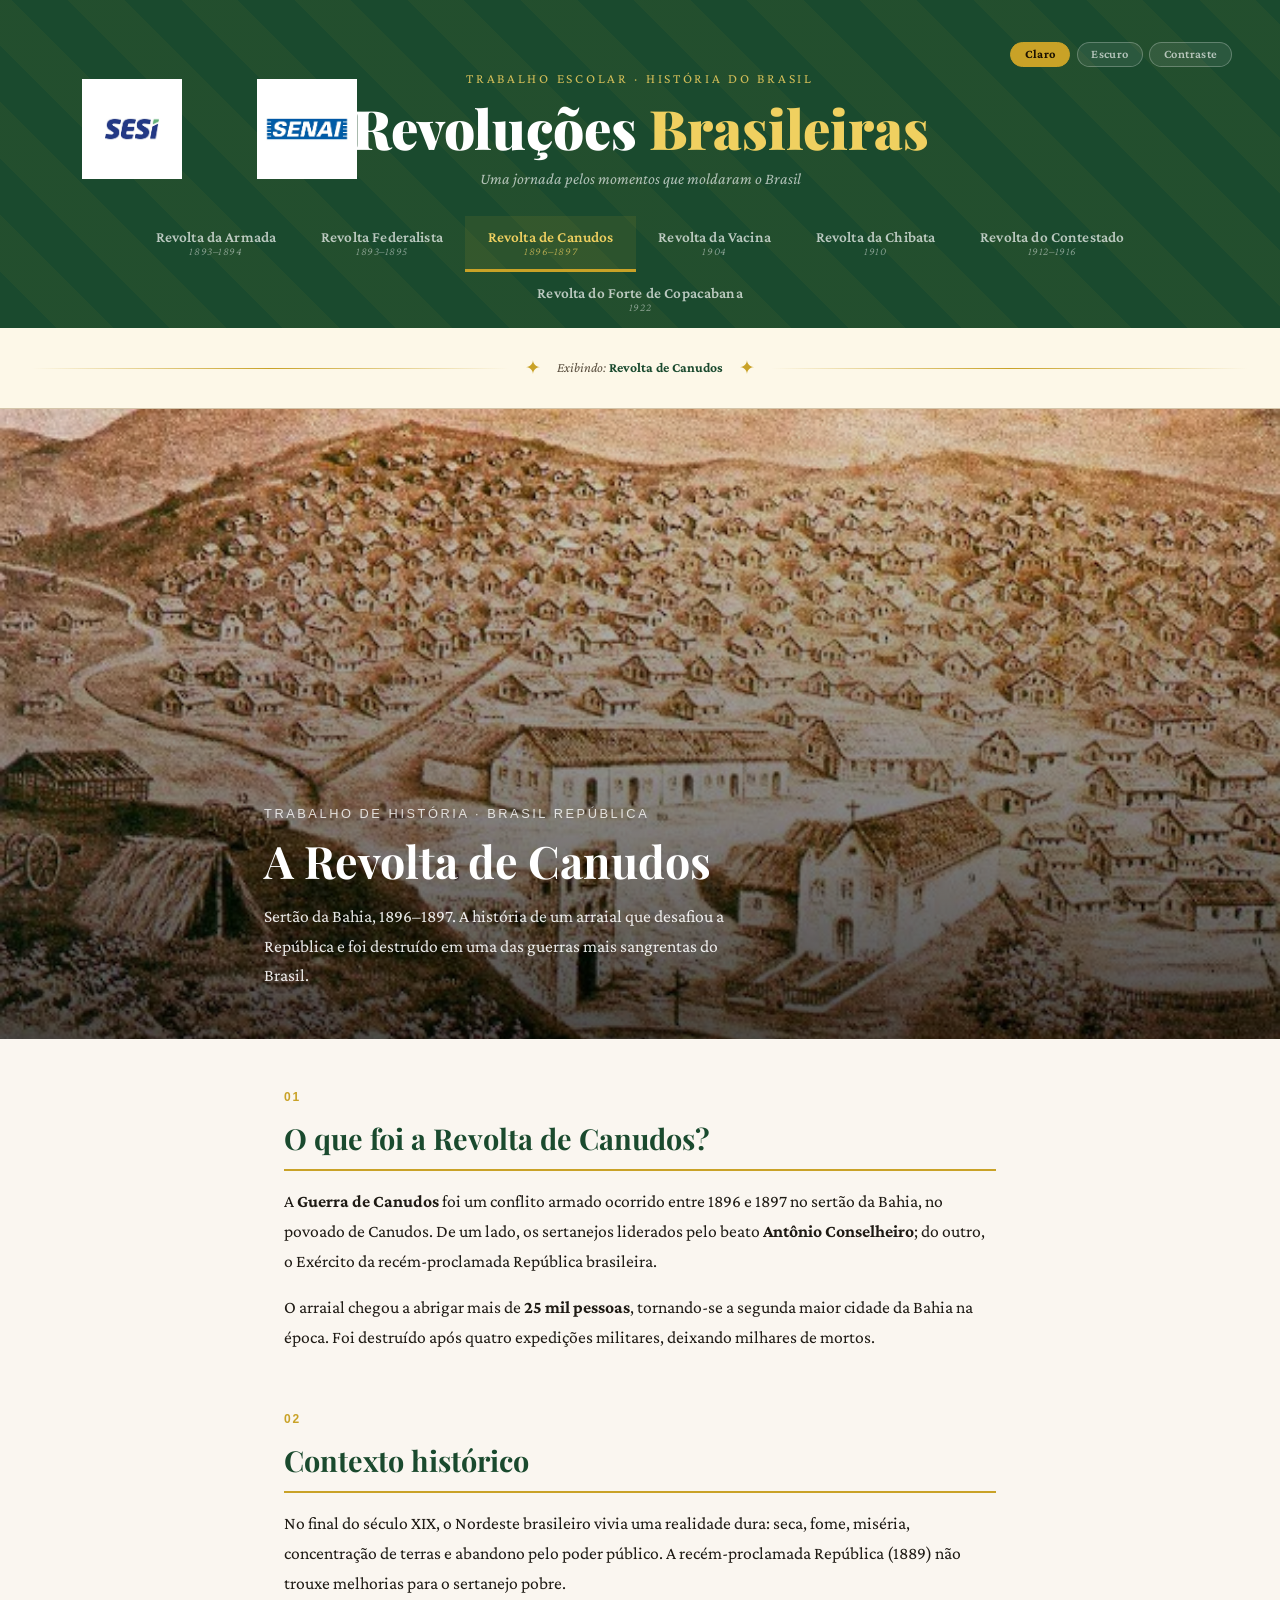
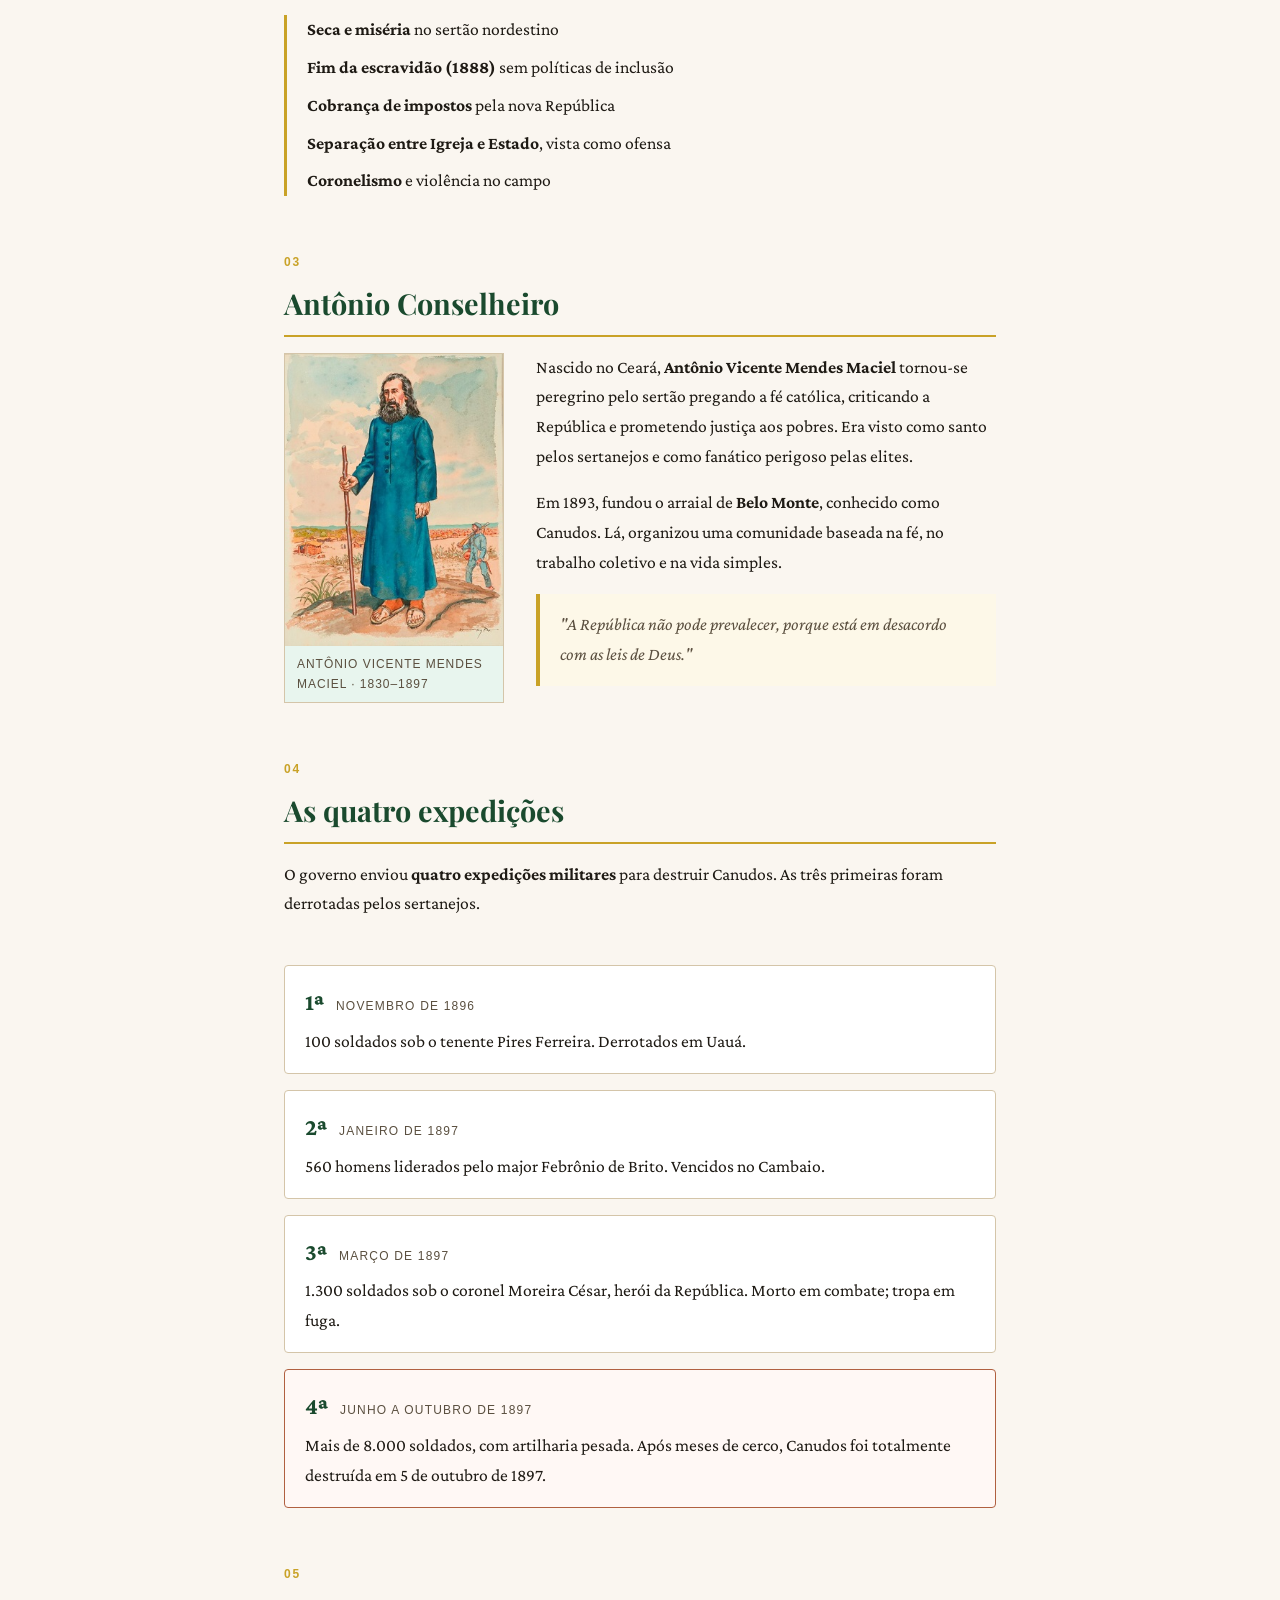
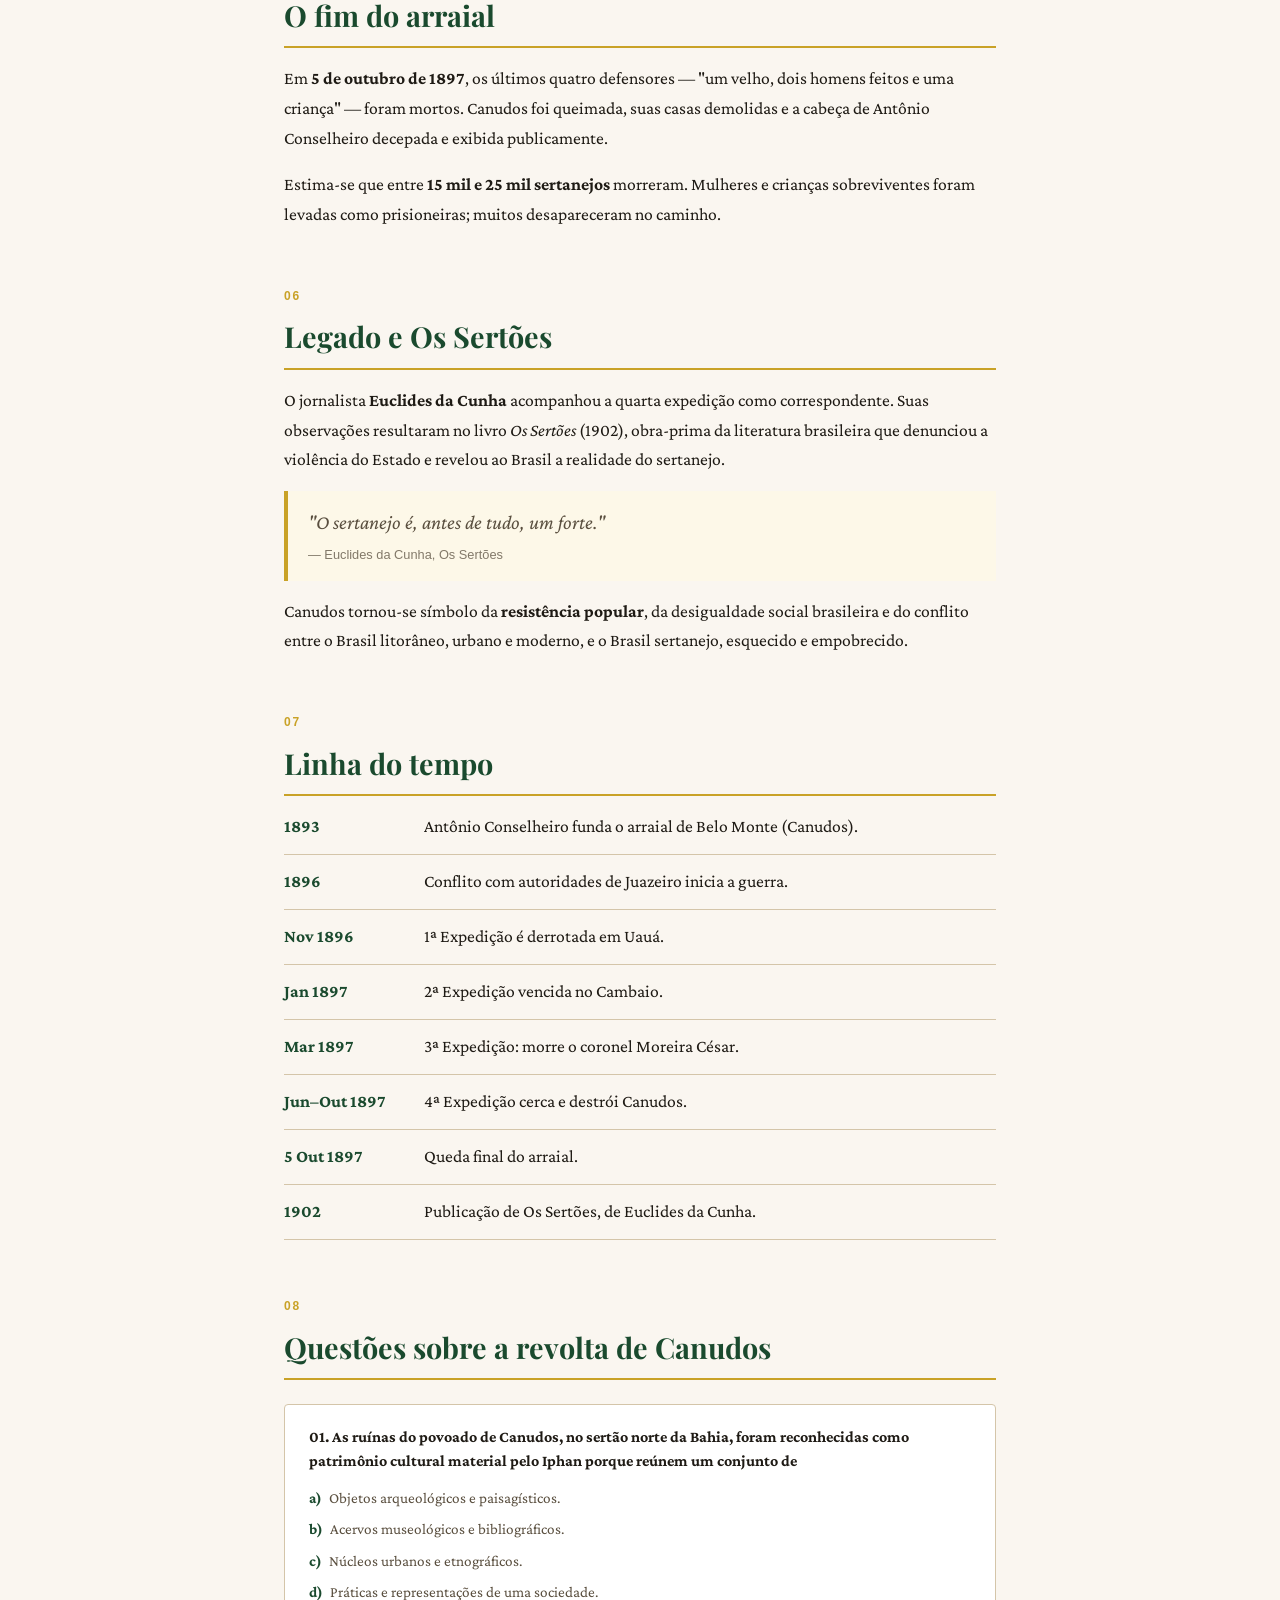
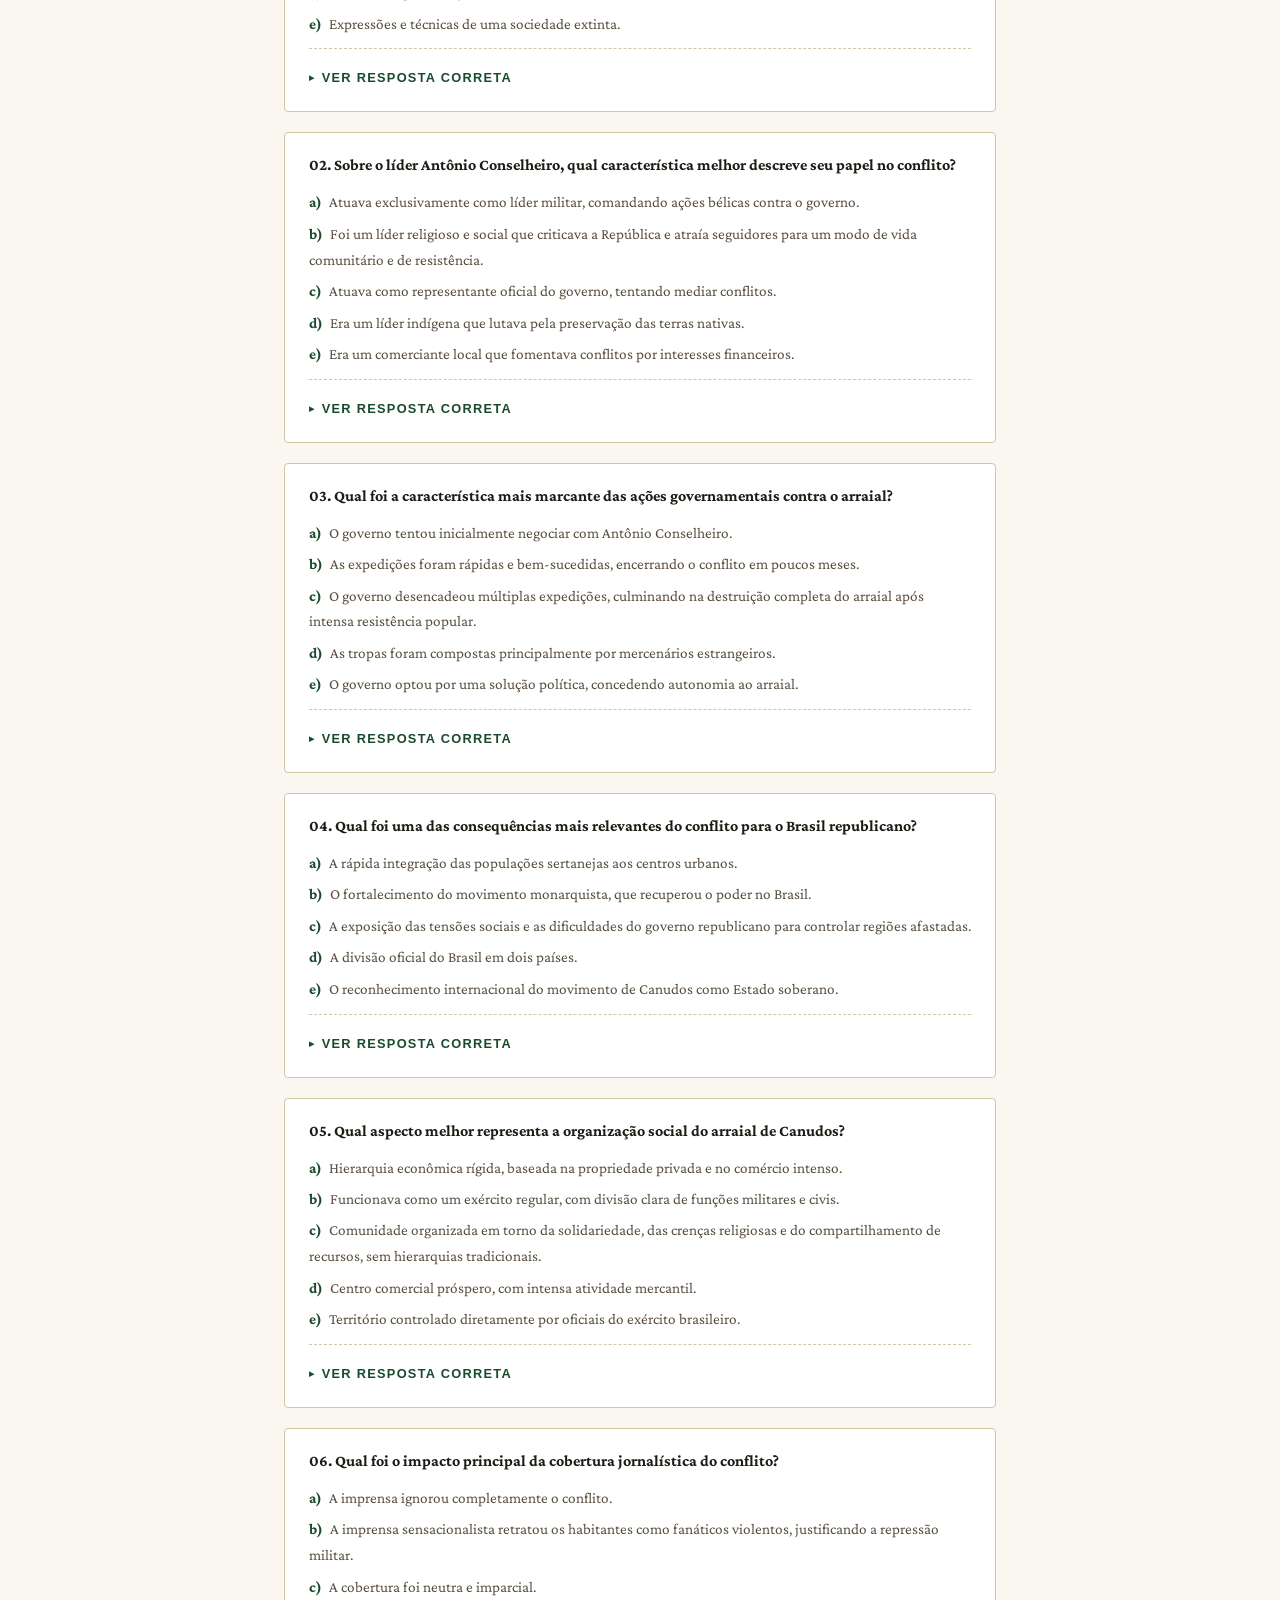
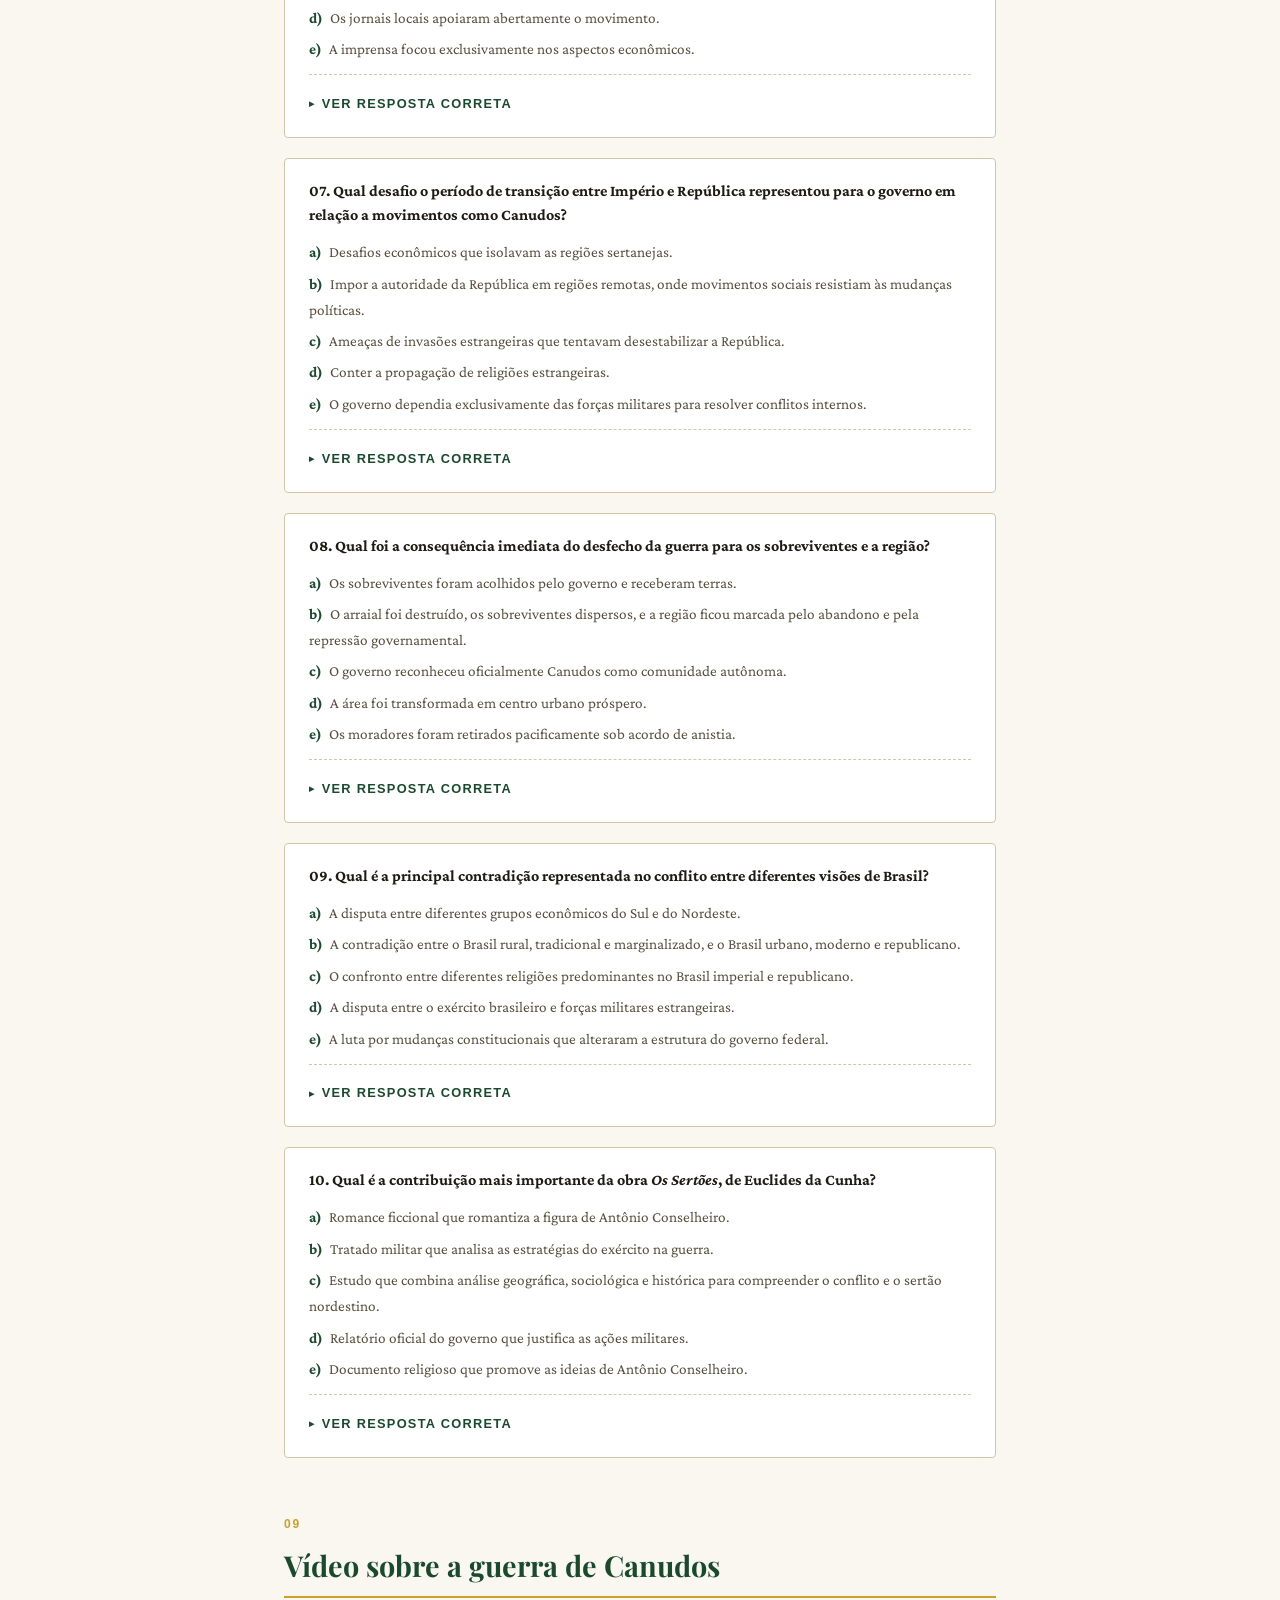
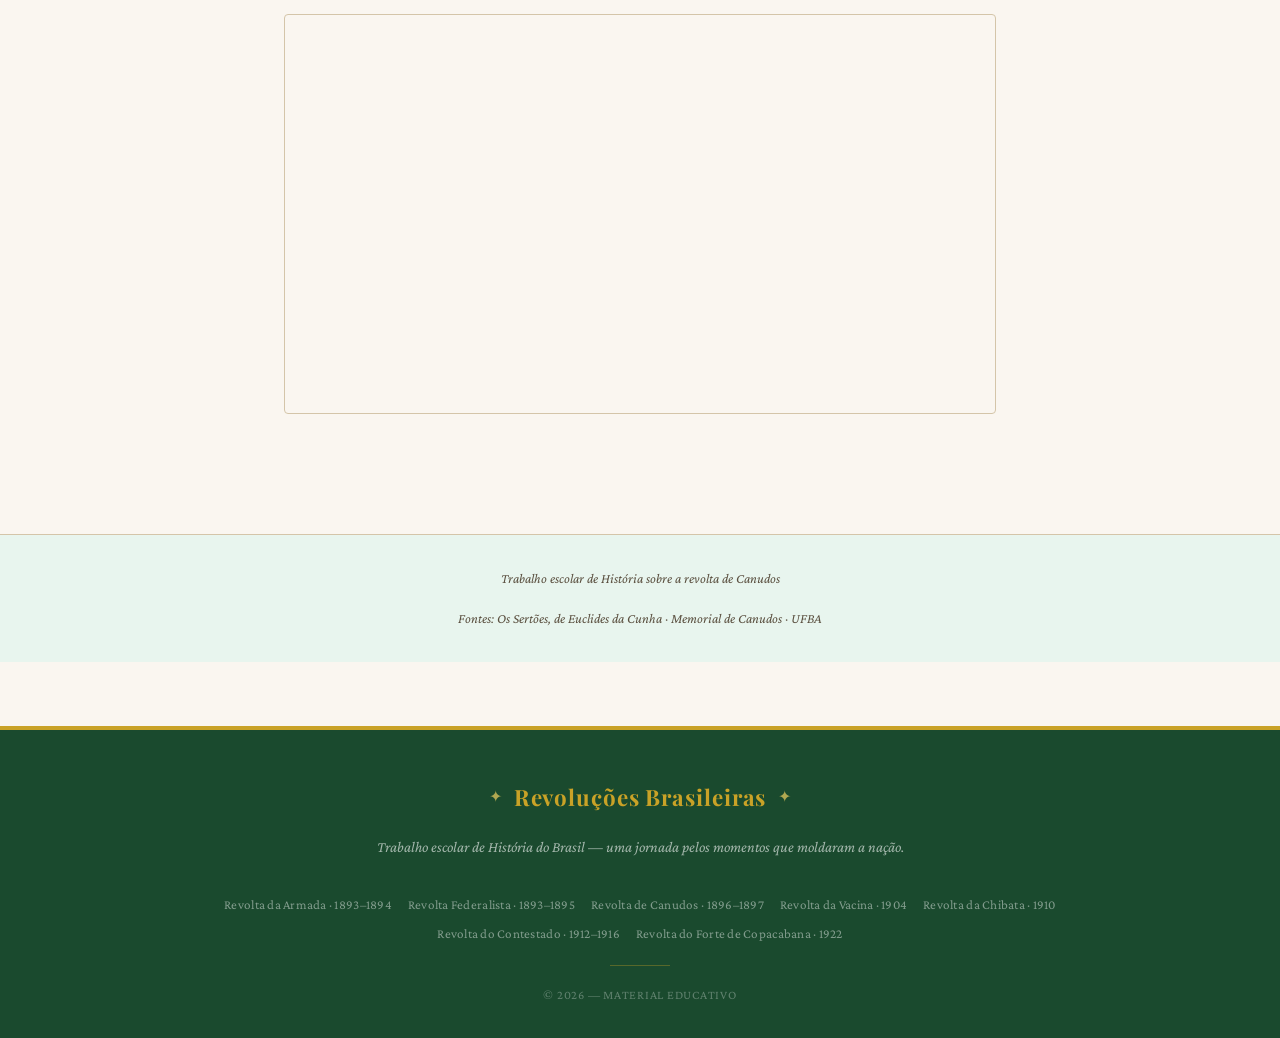
<file: index_real.html>
<!DOCTYPE html>
<html lang="pt-BR">
<head>
  <meta charset="UTF-8" />
  <meta name="viewport" content="width=device-width, initial-scale=1.0" />
  <title>Revoluções Brasileiras — Trabalho Escolar</title>
  <link rel="stylesheet" href="style_real.css">
  <link href="https://fonts.googleapis.com/css2?family=UnifrakturMaguntia&family=Playfair+Display:ital,wght@0,400;0,700;0,900;1,400&family=Libre+Baskerville:ital,wght@0,400;0,700;1,400&display=swap" rel="stylesheet">
  <link href="https://fonts.googleapis.com/css2?family=Bodoni+Moda:ital,opsz,wght@0,6..96,400..900;1,6..96,400..900&family=Cormorant+Garamond:ital,wght@0,300..700;1,300..700&family=GFS+Didot&family=Libre+Bodoni:ital,wght@0,400..700;1,400..700&family=Lora:ital,wght@0,400..700;1,400..700&display=swap" rel="stylesheet">
  <link href="https://fonts.googleapis.com/css2?family=Playfair+Display:wght@400;700;900&family=Crimson+Pro:ital,wght@0,300;0,400;0,600;1,400&display=swap" rel="stylesheet" />
  <script>
    (function() {
      const t = localStorage.getItem('tema') || 'claro';
      document.documentElement.setAttribute('data-tema', t);
    })();
  </script>
</head>
<body>

  <header>
    <div class="tema-toggle-bar">
      <button class="tema-btn" onclick="definirTema('claro')" title="Modo Claro">Claro</button>
      <button class="tema-btn" onclick="definirTema('escuro')" title="Modo Escuro">Escuro</button>
      <button class="tema-btn" onclick="definirTema('contraste')" title="Alto Contraste">Contraste</button>
    </div>

    <div class="header-top">
      <p class="header-eyebrow">Trabalho Escolar · História do Brasil</p>
      <h1 class="header-title">Revoluções <span>Brasileiras</span></h1>
      <p class="header-subtitle">Uma jornada pelos momentos que moldaram o Brasil</p>

      <div class="container-fotos-esquerda">
    <div class="moldura-foto">
        <img src="fotos/logo 2.jpg" alt="Descrição da Foto 1">
    </div>
    <div class="moldura-foto">
        <img src="fotos/images.png" alt="Descrição da Foto 2">
    </div>
    </div>
    </div>

    <nav>
      <button class="tab" onclick="selecionarAba(this, 'Revolta da Armada')">
        Revolta da Armada
        <span class="ano">1893–1894</span>
      </button>
      <button class="tab" onclick="selecionarAba(this, 'Revolta Federalista')">
        Revolta Federalista
        <span class="ano">1893–1895</span>
      </button>
      <button class="tab ativo" onclick="selecionarAba(this, 'Revolta de Canudos')">
        Revolta de Canudos
        <span class="ano">1896–1897</span>
      </button>
      <button class="tab" onclick="selecionarAba(this, 'Revolta da Vacina')">
        Revolta da Vacina
        <span class="ano">1904</span>
      </button>
      <button class="tab" onclick="selecionarAba(this, 'Revolta da Chibata')">
        Revolta da Chibata
        <span class="ano">1910</span>
      </button>
      <button class="tab" onclick="selecionarAba(this, 'Revolta do Contestado')">
        Revolta do Contestado
        <span class="ano">1912–1916</span>
      </button>
      <button class="tab" onclick="selecionarAba(this, 'Revolta do Forte de Copacabana')">
        Revolta do Forte de Copacabana
        <span class="ano">1922</span>
      </button>
    </nav>
  </header>

  <div class="divider">
    <div class="divider-line"></div>
    <span class="divider-icon">✦</span>
    <span class="breadcrumb">Exibindo: <strong id="aba-atual">Revolta de Canudos</strong></span>
    <span class="divider-icon">✦</span>
    <div class="divider-line"></div>
  </div>

  <!-- CONTEÚDO PRINCIPAL — ocupa toda a largura abaixo da barra -->
  <div id="conteudo-externo">

    <!-- ABA: Revolta de Canudos -->
    <div class="aba-conteudo" data-aba="Revolta de Canudos">
      <section class="hero">
      <img class="hero__img" src="fotos/canudos-hero.jpg" alt="Ilustração do arraial de Canudos" />
      <div class="hero__overlay"></div>
      <div class="hero__content">
        <p class="hero__kicker">Trabalho de História · Brasil República</p>
        <h1 class="hero__title">A Revolta de Canudos</h1>
        <p class="hero__subtitle">Sertão da Bahia, 1896–1897. A história de um arraial que desafiou a República e foi destruído em uma das guerras mais sangrentas do Brasil.</p>
      </div>
    </section>

    <div class="conteudo-inner">

      <!-- 01 -->
      <section class="section">
        <span class="section__num">01</span>
        <h2>O que foi a Revolta de Canudos?</h2>
        <p>A <strong>Guerra de Canudos</strong> foi um conflito armado ocorrido entre 1896 e 1897 no sertão da Bahia, no povoado de Canudos. De um lado, os sertanejos liderados pelo beato <strong>Antônio Conselheiro</strong>; do outro, o Exército da recém-proclamada República brasileira.</p>
        <p>O arraial chegou a abrigar mais de <strong>25 mil pessoas</strong>, tornando-se a segunda maior cidade da Bahia na época. Foi destruído após quatro expedições militares, deixando milhares de mortos.</p>
      </section>

      <!-- 02 -->
      <section class="section">
        <span class="section__num">02</span>
        <h2>Contexto histórico</h2>
        <p>No final do século XIX, o Nordeste brasileiro vivia uma realidade dura: seca, fome, miséria, concentração de terras e abandono pelo poder público. A recém-proclamada República (1889) não trouxe melhorias para o sertanejo pobre.</p>
        <ul class="list-accent">
          <li><strong>Seca e miséria</strong> no sertão nordestino</li>
          <li><strong>Fim da escravidão (1888)</strong> sem políticas de inclusão</li>
          <li><strong>Cobrança de impostos</strong> pela nova República</li>
          <li><strong>Separação entre Igreja e Estado</strong>, vista como ofensa</li>
          <li><strong>Coronelismo</strong> e violência no campo</li>
        </ul>
      </section>

      <!-- 03 -->
      <section class="section">
        <span class="section__num">03</span>
        <h2>Antônio Conselheiro</h2>
        <div class="conselheiro">
          <figure class="conselheiro__figure">
            <img src="fotos/conselheiro.jpg" alt="Retrato de Antônio Conselheiro" loading="lazy" />
            <figcaption class="conselheiro__caption">Antônio Vicente Mendes Maciel · 1830–1897</figcaption>
          </figure>
          <div>
            <p>Nascido no Ceará, <strong>Antônio Vicente Mendes Maciel</strong> tornou-se peregrino pelo sertão pregando a fé católica, criticando a República e prometendo justiça aos pobres. Era visto como santo pelos sertanejos e como fanático perigoso pelas elites.</p>
            <p>Em 1893, fundou o arraial de <strong>Belo Monte</strong>, conhecido como Canudos. Lá, organizou uma comunidade baseada na fé, no trabalho coletivo e na vida simples.</p>
            <blockquote class="quote">"A República não pode prevalecer, porque está em desacordo com as leis de Deus."</blockquote>
          </div>
        </div>
      </section>

      <!-- 04 -->
      <section class="section">
        <span class="section__num">04</span>
        <h2>As quatro expedições</h2>
        <p>O governo enviou <strong>quatro expedições militares</strong> para destruir Canudos. As três primeiras foram derrotadas pelos sertanejos.</p>
        <br />
        <div class="expeditions">
          <div class="expedition">
            <div class="expedition__head">
              <span class="expedition__num">1ª</span>
              <span class="expedition__date">Novembro de 1896</span>
            </div>
            <p class="expedition__text">100 soldados sob o tenente Pires Ferreira. Derrotados em Uauá.</p>
          </div>
          <div class="expedition">
            <div class="expedition__head">
              <span class="expedition__num">2ª</span>
              <span class="expedition__date">Janeiro de 1897</span>
            </div>
            <p class="expedition__text">560 homens liderados pelo major Febrônio de Brito. Vencidos no Cambaio.</p>
          </div>
          <div class="expedition">
            <div class="expedition__head">
              <span class="expedition__num">3ª</span>
              <span class="expedition__date">Março de 1897</span>
            </div>
            <p class="expedition__text">1.300 soldados sob o coronel Moreira César, herói da República. Morto em combate; tropa em fuga.</p>
          </div>
          <div class="expedition expedition--final">
            <div class="expedition__head">
              <span class="expedition__num">4ª</span>
              <span class="expedition__date">Junho a Outubro de 1897</span>
            </div>
            <p class="expedition__text">Mais de 8.000 soldados, com artilharia pesada. Após meses de cerco, Canudos foi totalmente destruída em 5 de outubro de 1897.</p>
          </div>
        </div>
      </section>

      <!-- 05 -->
      <section class="section">
        <span class="section__num">05</span>
        <h2>O fim do arraial</h2>
        <p>Em <strong>5 de outubro de 1897</strong>, os últimos quatro defensores — "um velho, dois homens feitos e uma criança" — foram mortos. Canudos foi queimada, suas casas demolidas e a cabeça de Antônio Conselheiro decepada e exibida publicamente.</p>
        <p>Estima-se que entre <strong>15 mil e 25 mil sertanejos</strong> morreram. Mulheres e crianças sobreviventes foram levadas como prisioneiras; muitos desapareceram no caminho.</p>
      </section>

      <!-- 06 -->
      <section class="section">
        <span class="section__num">06</span>
        <h2>Legado e Os Sertões</h2>
        <p>O jornalista <strong>Euclides da Cunha</strong> acompanhou a quarta expedição como correspondente. Suas observações resultaram no livro <em>Os Sertões</em> (1902), obra-prima da literatura brasileira que denunciou a violência do Estado e revelou ao Brasil a realidade do sertanejo.</p>
        <blockquote class="quote quote--lg">
          "O sertanejo é, antes de tudo, um forte."
          <span class="quote__author">— Euclides da Cunha, Os Sertões</span>
        </blockquote>
        <p>Canudos tornou-se símbolo da <strong>resistência popular</strong>, da desigualdade social brasileira e do conflito entre o Brasil litorâneo, urbano e moderno, e o Brasil sertanejo, esquecido e empobrecido.</p>
      </section>

      <!-- 07 -->
      <section class="section">
        <span class="section__num">07</span>
        <h2>Linha do tempo</h2>
        <ol class="timeline">
          <li><span class="timeline__date">1893</span><span class="timeline__event">Antônio Conselheiro funda o arraial de Belo Monte (Canudos).</span></li>
          <li><span class="timeline__date">1896</span><span class="timeline__event">Conflito com autoridades de Juazeiro inicia a guerra.</span></li>
          <li><span class="timeline__date">Nov 1896</span><span class="timeline__event">1ª Expedição é derrotada em Uauá.</span></li>
          <li><span class="timeline__date">Jan 1897</span><span class="timeline__event">2ª Expedição vencida no Cambaio.</span></li>
          <li><span class="timeline__date">Mar 1897</span><span class="timeline__event">3ª Expedição: morre o coronel Moreira César.</span></li>
          <li><span class="timeline__date">Jun–Out 1897</span><span class="timeline__event">4ª Expedição cerca e destrói Canudos.</span></li>
          <li><span class="timeline__date">5 Out 1897</span><span class="timeline__event">Queda final do arraial.</span></li>
          <li><span class="timeline__date">1902</span><span class="timeline__event">Publicação de Os Sertões, de Euclides da Cunha.</span></li>
        </ol>
      </section>

      <!-- QUESTIONÁRIO -->
      <section class="section">
        <span class="section__num">08</span>
        <h2>Questões sobre a revolta de Canudos</h2>

        <ol class="quiz__list">
          <li class="quiz__item">
            <h3 class="quiz__q">01. As ruínas do povoado de Canudos, no sertão norte da Bahia, foram reconhecidas como patrimônio cultural material pelo Iphan porque reúnem um conjunto de</h3>
            <ul class="quiz__opts">
              <li><strong>a)</strong> Objetos arqueológicos e paisagísticos.</li>
              <li><strong>b)</strong> Acervos museológicos e bibliográficos.</li>
              <li><strong>c)</strong> Núcleos urbanos e etnográficos.</li>
              <li><strong>d)</strong> Práticas e representações de uma sociedade.</li>
              <li><strong>e)</strong> Expressões e técnicas de uma sociedade extinta.</li>
            </ul>
            <details class="quiz__answer"><summary>Ver resposta correta</summary>
              <p><strong>Letra A.</strong> Objetos arqueológicos e paisagísticos.</p>
            </details>
          </li>

          <li class="quiz__item">
            <h3 class="quiz__q">02. Sobre o líder Antônio Conselheiro, qual característica melhor descreve seu papel no conflito?</h3>
            <ul class="quiz__opts">
              <li><strong>a)</strong> Atuava exclusivamente como líder militar, comandando ações bélicas contra o governo.</li>
              <li><strong>b)</strong> Foi um líder religioso e social que criticava a República e atraía seguidores para um modo de vida comunitário e de resistência.</li>
              <li><strong>c)</strong> Atuava como representante oficial do governo, tentando mediar conflitos.</li>
              <li><strong>d)</strong> Era um líder indígena que lutava pela preservação das terras nativas.</li>
              <li><strong>e)</strong> Era um comerciante local que fomentava conflitos por interesses financeiros.</li>
            </ul>
            <details class="quiz__answer"><summary>Ver resposta correta</summary>
              <p><strong>Letra B.</strong> Antônio Conselheiro era considerado um líder religioso e social, reunindo milhares de seguidores pelo sertão do Nordeste.</p>
            </details>
          </li>

          <li class="quiz__item">
            <h3 class="quiz__q">03. Qual foi a característica mais marcante das ações governamentais contra o arraial?</h3>
            <ul class="quiz__opts">
              <li><strong>a)</strong> O governo tentou inicialmente negociar com Antônio Conselheiro.</li>
              <li><strong>b)</strong> As expedições foram rápidas e bem-sucedidas, encerrando o conflito em poucos meses.</li>
              <li><strong>c)</strong> O governo desencadeou múltiplas expedições, culminando na destruição completa do arraial após intensa resistência popular.</li>
              <li><strong>d)</strong> As tropas foram compostas principalmente por mercenários estrangeiros.</li>
              <li><strong>e)</strong> O governo optou por uma solução política, concedendo autonomia ao arraial.</li>
            </ul>
            <details class="quiz__answer"><summary>Ver resposta correta</summary>
              <p><strong>Letra C.</strong> O governo realizou várias expedições militares; nas primeiras foi derrotado e, na última, reagiu de forma extremamente violenta, destruindo Canudos.</p>
            </details>
          </li>

          <li class="quiz__item">
            <h3 class="quiz__q">04. Qual foi uma das consequências mais relevantes do conflito para o Brasil republicano?</h3>
            <ul class="quiz__opts">
              <li><strong>a)</strong> A rápida integração das populações sertanejas aos centros urbanos.</li>
              <li><strong>b)</strong> O fortalecimento do movimento monarquista, que recuperou o poder no Brasil.</li>
              <li><strong>c)</strong> A exposição das tensões sociais e as dificuldades do governo republicano para controlar regiões afastadas.</li>
              <li><strong>d)</strong> A divisão oficial do Brasil em dois países.</li>
              <li><strong>e)</strong> O reconhecimento internacional do movimento de Canudos como Estado soberano.</li>
            </ul>
            <details class="quiz__answer"><summary>Ver resposta correta</summary>
              <p><strong>Letra C.</strong> A Guerra de Canudos tornou-se símbolo do problema do governo republicano em controlar áreas remotas e da forma como reagia a movimentos sociais.</p>
            </details>
          </li>

          <li class="quiz__item">
            <h3 class="quiz__q">05. Qual aspecto melhor representa a organização social do arraial de Canudos?</h3>
            <ul class="quiz__opts">
              <li><strong>a)</strong> Hierarquia econômica rígida, baseada na propriedade privada e no comércio intenso.</li>
              <li><strong>b)</strong> Funcionava como um exército regular, com divisão clara de funções militares e civis.</li>
              <li><strong>c)</strong> Comunidade organizada em torno da solidariedade, das crenças religiosas e do compartilhamento de recursos, sem hierarquias tradicionais.</li>
              <li><strong>d)</strong> Centro comercial próspero, com intensa atividade mercantil.</li>
              <li><strong>e)</strong> Território controlado diretamente por oficiais do exército brasileiro.</li>
            </ul>
            <details class="quiz__answer"><summary>Ver resposta correta</summary>
              <p><strong>Letra C.</strong> Canudos apresentava um modo de vida baseado em compartilhamento e respeito — algo oposto ao governo republicano.</p>
            </details>
          </li>

          <li class="quiz__item">
            <h3 class="quiz__q">06. Qual foi o impacto principal da cobertura jornalística do conflito?</h3>
            <ul class="quiz__opts">
              <li><strong>a)</strong> A imprensa ignorou completamente o conflito.</li>
              <li><strong>b)</strong> A imprensa sensacionalista retratou os habitantes como fanáticos violentos, justificando a repressão militar.</li>
              <li><strong>c)</strong> A cobertura foi neutra e imparcial.</li>
              <li><strong>d)</strong> Os jornais locais apoiaram abertamente o movimento.</li>
              <li><strong>e)</strong> A imprensa focou exclusivamente nos aspectos econômicos.</li>
            </ul>
            <details class="quiz__answer"><summary>Ver resposta correta</summary>
              <p><strong>Letra B.</strong> A imprensa relatou o conflito de forma distorcida, retratando a comunidade como fanática. Isso legitimou as ações militares do governo.</p>
            </details>
          </li>

          <li class="quiz__item">
            <h3 class="quiz__q">07. Qual desafio o período de transição entre Império e República representou para o governo em relação a movimentos como Canudos?</h3>
            <ul class="quiz__opts">
              <li><strong>a)</strong> Desafios econômicos que isolavam as regiões sertanejas.</li>
              <li><strong>b)</strong> Impor a autoridade da República em regiões remotas, onde movimentos sociais resistiam às mudanças políticas.</li>
              <li><strong>c)</strong> Ameaças de invasões estrangeiras que tentavam desestabilizar a República.</li>
              <li><strong>d)</strong> Conter a propagação de religiões estrangeiras.</li>
              <li><strong>e)</strong> O governo dependia exclusivamente das forças militares para resolver conflitos internos.</li>
            </ul>
            <details class="quiz__answer"><summary>Ver resposta correta</summary>
              <p><strong>Letra B.</strong> Canudos é exemplo de movimento social diante do qual o governo enfrentava o desafio de impor sua autoridade em regiões remotas.</p>
            </details>
          </li>

          <li class="quiz__item">
            <h3 class="quiz__q">08. Qual foi a consequência imediata do desfecho da guerra para os sobreviventes e a região?</h3>
            <ul class="quiz__opts">
              <li><strong>a)</strong> Os sobreviventes foram acolhidos pelo governo e receberam terras.</li>
              <li><strong>b)</strong> O arraial foi destruído, os sobreviventes dispersos, e a região ficou marcada pelo abandono e pela repressão governamental.</li>
              <li><strong>c)</strong> O governo reconheceu oficialmente Canudos como comunidade autônoma.</li>
              <li><strong>d)</strong> A área foi transformada em centro urbano próspero.</li>
              <li><strong>e)</strong> Os moradores foram retirados pacificamente sob acordo de anistia.</li>
            </ul>
            <details class="quiz__answer"><summary>Ver resposta correta</summary>
              <p><strong>Letra B.</strong> Os poucos sobreviventes foram tratados como prisioneiros de guerra. A região ficou devastada, abandonada e reprimida.</p>
            </details>
          </li>

          <li class="quiz__item">
            <h3 class="quiz__q">09. Qual é a principal contradição representada no conflito entre diferentes visões de Brasil?</h3>
            <ul class="quiz__opts">
              <li><strong>a)</strong> A disputa entre diferentes grupos econômicos do Sul e do Nordeste.</li>
              <li><strong>b)</strong> A contradição entre o Brasil rural, tradicional e marginalizado, e o Brasil urbano, moderno e republicano.</li>
              <li><strong>c)</strong> O confronto entre diferentes religiões predominantes no Brasil imperial e republicano.</li>
              <li><strong>d)</strong> A disputa entre o exército brasileiro e forças militares estrangeiras.</li>
              <li><strong>e)</strong> A luta por mudanças constitucionais que alteraram a estrutura do governo federal.</li>
            </ul>
            <details class="quiz__answer"><summary>Ver resposta correta</summary>
              <p><strong>Letra B.</strong> A Guerra de Canudos simboliza o choque entre um Brasil rural e marginalizado e um Brasil urbano e moderno — evidenciando tensões sociais profundas desse período.</p>
            </details>
          </li>

          <li class="quiz__item">
            <h3 class="quiz__q">10. Qual é a contribuição mais importante da obra <em>Os Sertões</em>, de Euclides da Cunha?</h3>
            <ul class="quiz__opts">
              <li><strong>a)</strong> Romance ficcional que romantiza a figura de Antônio Conselheiro.</li>
              <li><strong>b)</strong> Tratado militar que analisa as estratégias do exército na guerra.</li>
              <li><strong>c)</strong> Estudo que combina análise geográfica, sociológica e histórica para compreender o conflito e o sertão nordestino.</li>
              <li><strong>d)</strong> Relatório oficial do governo que justifica as ações militares.</li>
              <li><strong>e)</strong> Documento religioso que promove as ideias de Antônio Conselheiro.</li>
            </ul>
            <details class="quiz__answer"><summary>Ver resposta correta</summary>
              <p><strong>Letra C.</strong> <em>Os Sertões</em> combina análise geográfica, sociológica e histórica. Não é romance — retrata os fatos com rigor científico e narrativo.</p>
            </details>
          </li>
        </ol>
      </section>

      <!-- VÍDEO -->
      <section class="section">
        <span class="section__num">09</span>
        <h2>Vídeo sobre a guerra de Canudos</h2>
        <div class="video">
          <iframe
            src="https://www.youtube.com/embed/cGf8mjff6ss"
            title="A Guerra de Canudos"
            allow="accelerometer; autoplay; clipboard-write; encrypted-media; gyroscope; picture-in-picture; web-share"
            allowfullscreen
            loading="lazy"
          ></iframe>
        </div>
      </section>

    </div><!-- /.conteudo-inner -->

    <footer class="footer">
      <div class="footer__inner">
        <p>Trabalho escolar de História sobre a revolta de Canudos</p>
        <p>Fontes: <em>Os Sertões</em>, de Euclides da Cunha · Memorial de Canudos · UFBA</p>
      </div>
    </footer>

    </div><!-- /.aba-conteudo Revolta de Canudos -->

    <!-- ABA: Revolta do Forte de Copacabana -->
    <div class="aba-conteudo" data-aba="Revolta do Forte de Copacabana" style="display:none">

      <div class="forte-hero">
        <div class="forte-hero__eyebrow">5 de julho de 1922</div>
        <h2 class="forte-hero__title">A Revolta do Forte<br>de Copacabana</h2>
        <div class="forte-hero__sub">— Os 18 do Forte —</div>
      </div>

      <div class="forte-inner">

        <section class="forte-section forte-resumo">
          <h3>Resumo</h3>
          <p>A <strong>Revolta do Forte de Copacabana</strong>, ocorrida em <strong>5 de julho de 1922</strong>, no Rio de Janeiro, foi o primeiro grande levante do movimento conhecido como <em>tenentismo</em>. Jovens oficiais do Exército Brasileiro insurgiram-se contra o governo de <strong>Epitácio Pessoa</strong> e contra a posse do presidente eleito <strong>Artur Bernardes</strong>, em protesto contra a corrupção, a política dominada pelas oligarquias do café com leite (São Paulo e Minas Gerais) e o fechamento do Clube Militar.</p>
          <p>Cercados e em desvantagem, os revoltosos do forte resolveram marchar pela Avenida Atlântica ao encontro das tropas legalistas. Dos 28 que iniciaram a marcha, restaram <strong>18 combatentes</strong> (incluindo um civil), que ficaram conhecidos como <strong>"Os 18 do Forte de Copacabana"</strong>. Quase todos foram mortos ou feridos, mas o episódio tornou-se símbolo da luta contra a República Velha.</p>
        </section>

        <section class="forte-section">
          <h3>Vídeo sobre a revolta dos 18</h3>
          <div class="forte-video">
            <iframe
              src="https://drive.google.com/file/d/1IjQBf9rPVOeWn5IZ7NWWKNTjZOjV5oLR/preview"
              allowfullscreen
              allow="encrypted-media *;"
              loading="lazy"
            ></iframe>
          </div>
        </section>

        <section class="forte-section">
          <h3>Questões de vestibular sobre a Revolta</h3>

          <div class="forte-questao" data-correta="1">
            <span class="forte-tag">ENEM Digital 2020</span>
            <p class="forte-enunciado">(ENEM) O tenentismo veio preencher um espaço: o vazio deixado pela falta de lideranças civis aptas a conduzirem o processo revolucionário brasileiro que começava a sacudir as já caducas instituições políticas da República Velha. Os "tenentes" substituíram os inexistentes partidos políticos de oposição aos governos de Epitácio Pessoa e de Artur Bernardes.<br><br>PRESTES, A. L. Uma epopeia brasileira: a Coluna Prestes. São Paulo: Moderna, 1995 (adaptado).<br><br>Um dos objetivos do movimento político abordado no texto era</p>
            <ul class="forte-opcoes">
              <li>a) unificar as Forças Armadas pelo comando do Exército nacional.</li>
              <li>b) combater a corrupção eleitoral perpetrada pelas oligarquias regionais.</li>
              <li>c) restaurar a segurança das fronteiras negligenciadas pelo governo central.</li>
              <li>d) organizar as frentes camponesas envolvidas na luta pela reforma agrária.</li>
              <li>e) pacificar os movimentos operários radicalizados pelo anarco-sindicalismo.</li>
            </ul>
            <details class="forte-gabarito"><summary>Ver gabarito</summary>
              <p><strong>Gabarito: B</strong> — O tenentismo buscava combater a corrupção eleitoral e o domínio das oligarquias regionais na República Velha.</p>
            </details>
          </div>

          <div class="forte-questao" data-correta="3">
            <span class="forte-tag">ENEM 2011</span>
            <p class="forte-enunciado">(ENEM) "É difícil encontrar um texto sobre a Proclamação da República no Brasil que não cite a afirmação de Aristides Lobo… o Brasil brasileiro teria nascido em 1930."<br><br>Os defensores da Revolução de 1930 procuraram construir uma visão negativa dos eventos de 1889 porque esta era uma maneira de</p>
            <ul class="forte-opcoes">
              <li>A) valorizar as propostas políticas democráticas e liberais vitoriosas.</li>
              <li>B) resgatar simbolicamente as figuras políticas ligadas à Monarquia.</li>
              <li>C) criticar a política educacional adotada durante a República Velha.</li>
              <li>D) legitimar a ordem política inaugurada com a chegada desse grupo ao poder.</li>
              <li>E) destacar a ampla participação popular obtida no processo da Proclamação.</li>
            </ul>
            <details class="forte-gabarito"><summary>Ver gabarito</summary>
              <p><strong>Gabarito: D</strong> — Ao pintar 1889 negativamente, os defensores de 1930 legitimavam sua própria tomada de poder como o "verdadeiro" Brasil moderno.</p>
            </details>
          </div>

          <div class="forte-questao" data-correta="4">
            <span class="forte-tag">ENEM 2011</span>
            <p class="forte-enunciado">(ENEM) O coronelismo, fenômeno político da Primeira República (1889–1930), tinha como uma de suas principais características o controle do voto. Nesse período, esta prática estava vinculada a uma estrutura social</p>
            <ul class="forte-opcoes">
              <li>A) igualitária, com um nível satisfatório de distribuição da renda.</li>
              <li>B) estagnada, com uma relativa harmonia entre as classes.</li>
              <li>C) tradicional, com a manutenção da escravidão nos engenhos como forma produtiva típica.</li>
              <li>D) ditatorial, perturbada por um constante clima de opressão mantido pelo exército e polícia.</li>
              <li>E) agrária, marcada pela concentração da terra e do poder político local e regional.</li>
            </ul>
            <details class="forte-gabarito"><summary>Ver gabarito</summary>
              <p><strong>Gabarito: E</strong> — O coronelismo é intrinsecamente ligado à estrutura agrária da Primeira República, onde concentração de terras se traduzia em controle político.</p>
            </details>
          </div>

          <div class="forte-questao" data-correta="4">
            <span class="forte-tag">ESA</span>
            <p class="forte-enunciado">(ESA) No dia 05 de julho de 1922, jovens oficiais resolveram abandonar o forte e marchar pela praia de Copacabana, no Rio de Janeiro, para enfrentar as forças legalistas. Esse episódio, conhecido como "os 18 do Forte",</p>
            <ul class="forte-opcoes">
              <li>a) provocou, imediatamente, a queda do último presidente da República do "Café-com-Leite".</li>
              <li>b) provocou a renúncia do Presidente Artur Bernardes.</li>
              <li>c) levou o Governo Federal a transferir a Escola de Formação de Oficiais do Rio de Janeiro para Porto Alegre.</li>
              <li>d) deu início a um período ditatorial, interrompido apenas com a Revolução de 1930.</li>
              <li>e) originou o movimento denominado de Tenentismo.</li>
            </ul>
            <details class="forte-gabarito"><summary>Ver gabarito</summary>
              <p><strong>Resposta: E</strong> — O episódio dos "18 do Forte" deu início ao movimento tenentista, caracterizado pela tentativa de reforma política e enfraquecimento do poder oligárquico.</p>
            </details>
          </div>

          <div class="forte-questao" data-correta="3">
            <span class="forte-tag">ACAFE</span>
            <p class="forte-enunciado">(ACAFE) "Dezessete militares, com a adesão ocasional de um civil, decidiram sair pela praia de Copacabana, ao encontro das forças governamentais… Os Dezoito do Forte começavam a criar a legenda do tenentismo." — FAUSTO, Boris. História do Brasil.<br><br>Acerca desse movimento, assinale a alternativa correta.</p>
            <ul class="forte-opcoes">
              <li>a) A Revolta do Forte de Copacabana foi uma tentativa de impedir a posse de Humberto Castelo Branco após a efetivação do regime militar no Brasil.</li>
              <li>b) Combateram principalmente o governo provisório de Getúlio Vargas e exigiam a criação de uma nova constituição.</li>
              <li>c) As principais revoltas tenentistas ocorreram após a implantação do Estado Novo por Getúlio Vargas, com o apoio de militares de alta patente.</li>
              <li>d) Ocorreu na chamada República Velha ou Oligárquica. Buscavam mudanças no cenário político, administrativo e eleitoral do Brasil.</li>
            </ul>
            <details class="forte-gabarito"><summary>Ver gabarito</summary>
              <p><strong>Resposta: D</strong> — A Revolta ocorreu na República Velha, buscando reformas políticas e administrativas; não se relaciona ao Regime Militar de 1964 nem ao Estado Novo.</p>
            </details>
          </div>

          <div class="forte-questao" data-correta="4">
            <span class="forte-tag">FGV-RJ</span>
            <p class="forte-enunciado">(FGV-RJ) A imagem retrata a marcha dos "18 do Forte", ocorrida em 5 de julho de 1922, quando o Forte de Copacabana foi tomado durante um levante militar. Esse movimento está relacionado</p>
            <ul class="forte-opcoes">
              <li>A) à indignação dos militares em relação à política externa brasileira, considerada subserviente aos interesses norte-americanos.</li>
              <li>B) à reação contra a chamada Coluna Prestes, que percorria o interior do Brasil combatendo as forças do exército.</li>
              <li>C) à repressão ao Partido Comunista Brasileiro, que acabara de ser fundado por influência da Revolução Bolchevique.</li>
              <li>D) aos interesses das elites de São Paulo e Minas Gerais, que estimulavam o levante contra o centralismo do Rio de Janeiro.</li>
              <li>E) ao tenentismo, movimento nacionalista que propunha reformas na estrutura do poder político oligárquico do país.</li>
            </ul>
            <details class="forte-gabarito"><summary>Ver gabarito</summary>
              <p><strong>Resposta: E</strong> — O tenentismo era um movimento nacionalista que buscava reformas na estrutura política oligárquica do Brasil.</p>
            </details>
          </div>

        </section>

        <section class="forte-section">
          <h3>Incidência das Questões no ENEM</h3>
          <p>Veja a frequência com que o tema da Revolta do Forte de Copacabana e do Tenentismo aparece nas provas do ENEM desde 2009.</p>
          <div class="forte-imagem">
            <img src="fotos/image.png" alt="Gráfico: índice de cobrança do ENEM sobre a Revolta de Copacabana desde 2009">
          </div>
        </section>

        <footer class="forte-footer">
          <p><strong>Revolta do Forte de Copacabana (1922)</strong></p>
        </footer>

      </div><!-- /.forte-inner -->
    </div><!-- /.aba-conteudo Revolta do Forte de Copacabana -->
    <!-- ABA: REVOLTA FEDERALISTA -->
    <div class="aba-conteudo" data-aba="Revolta Federalista" style="display:none">
      <div class="fed-jornal">
        <div class="fed-conteudo">

          <!-- CABEÇALHO -->
          <header class="fed-cabecalho">
            <div class="fed-subtitulo">📜 Gazeta Histórica Sul-Rio-Grandense 📜</div>
            <h2 class="fed-titulo">A Revolução Federalista</h2>
            <div class="fed-data">1893 — 1895 &bull; Rio Grande do Sul &bull; Brasil</div>
          </header>

          <!-- SEÇÃO: TEXTO -->
          <div class="fed-ornamento"><span>✦</span> <span>✧</span> <span>✦</span></div>
          <h3 class="fed-titulo-secao">A Grande Revolta Gaúcha</h3>

          <div class="fed-texto-historico">
            <p>A Revolução Federalista, também conhecida tragicamente como a Guerra da Degola, foi uma violenta guerra civil que assolou a Região Sul (Rio Grande do Sul) do Brasil entre fevereiro de 1893 e agosto de 1895. O conflito eclodiu apenas alguns anos após a Proclamação da República, em um cenário de grande instabilidade e disputas de poder. Com o fim do Império, a política gaúcha polarizou-se entre o Partido Republicano Rio-Grandense (PRR), liderado pelo positivista Júlio de Castilhos, e o Partido Federalista, fundado pelo parlamentarista Gaspar Silveira Martins.</p>
            <p>No centro da crise política estava a figura de Júlio de Castilhos. Seguidor do positivismo, Castilhos defendia a necessidade de uma ditadura republicana centralizada para consolidar o novo regime. Em julho de 1891, ele aprovou uma constituição estadual redigida quase exclusivamente por ele próprio. O texto concentrava os poderes no chefe do executivo, permitia reeleições infinitas e previa o voto não secreto. Após ser brevemente deposto por apoiar o golpe de Deodoro da Fonseca, Castilhos retornou ao poder em janeiro de 1893 por meio de uma eleição sem concorrentes, gerando forte indignação na oposição.</p>
            <div class="fed-destaque">
              &ldquo;O Rio Grande ensanguentado clama por justiça e paz — mas a paz verdadeira só virá quando a vontade do povo for respeitada.&rdquo;
              <br><small>— Trecho de manifesto federalista, 1894</small>
            </div>
            <p>De um lado estavam os <em>"Pica-paus"</em> ou <em>"Ximangos"</em>, os republicanos que apoiavam Júlio de Castilhos e o governo federal de Floriano Peixoto. Do outro lado estavam os <em>"Maragatos"</em>, os federalistas. A ofensiva federalista começou em 2 de fevereiro de 1893, quando as tropas de federalistas invadiram o Rio Grande do Sul a partir da fronteira uruguaia. Os rebeldes exigiam a deposição de Júlio de Castilhos e a realização de um plebiscito. Diante do avanço maragato, Floriano Peixoto enviou o Exército Federal em socorro a Castilhos, nacionalizando o conflito.</p>
            <p>Após a primeira vitória maragata no arroio Inhanduí, em maio de 1893, Gumercindo Saraiva iniciou uma série de ataques rápidos rumo ao norte, avançando sobre Santa Catarina e Paraná. Contudo, os planos dos maragatos foram contidos no início de 1894 pelo <strong>Cerco da Lapa</strong>, no Paraná, onde 938 homens resistiram por 26 dias contra três mil combatentes. Em 23 de agosto de 1895, na cidade de Pelotas, foi assinado o tratado de paz. Ao todo, a Revolução Federalista deixou um saldo trágico de aproximadamente <strong>10 mil mortos</strong>.</p>
          </div>

          <hr class="fed-linha">

          <!-- SEÇÃO: VÍDEOS -->
          <div class="fed-ornamento"><span>✧</span> <span>✦</span> <span>✧</span></div>
          <h3 class="fed-titulo-secao">Cinematógrafo Histórico</h3>

          <div class="fed-moldura-video">
            <div class="fed-placa">🎞 Entrevista 🎞</div>
            <div class="fed-video-wrapper" id="fed-containerEntrevista">
              <div class="fed-placeholder" id="fed-placeholderEntrevista" title="Clique para assistir">
                <span class="fed-icone-play">▶</span>
                <span>Clique para Assistir</span>
                <small>Revolução Federalista — Entrevista</small>
              </div>
            </div>
            <div class="fed-legenda">Acervo audiovisual — Entrevista com historiador</div>
          </div>

          <div class="fed-moldura-video">
            <div class="fed-placa">🎞 Vídeo Explicativo 🎞</div>
            <div class="fed-video-wrapper" id="fed-containerExplicativo">
              <div class="fed-placeholder" id="fed-placeholderExplicativo" title="Clique para assistir">
                <span class="fed-icone-play">▶</span>
                <span>Clique para Assistir</span>
                <small>Revolução Federalista — Documentário</small>
              </div>
            </div>
            <div class="fed-legenda">Acervo audiovisual — A Revolução Federalista (1893–1895)</div>
          </div>

          <hr class="fed-linha">

          <!-- SEÇÃO: QUESTÕES -->
          <div class="fed-ornamento"><span>✦</span> <span>✧</span> <span>✦</span></div>
          <h3 class="fed-titulo-secao">Questões Comentadas</h3>
          <p style="text-align:center;font-style:italic;font-size:0.85rem;margin-bottom:18px;color:#5a3825;">Teste seus conhecimentos. Clique nas alternativas e depois em "Revelar Comentário".</p>

          <!-- Questão 1 -->
          <div class="fed-questao-card" id="fed-questao1">
            <div class="fed-num-questao">1</div>
            <p class="fed-enunciado">(UFRGS) Com a Proclamação da República em 1889, subiu ao poder no Rio Grande do Sul um novo partido, o Partido Republicano Rio-grandense (PRR), cuja base social era formada por indivíduos oriundos do latifúndio pecuarista, associados com os setores médios urbanos. O PRR adotou como ideologia o Positivismo, mas de maneira não ortodoxa.<br><br>Considere as afirmações abaixo, sobre o governo do PRR no Rio Grande do Sul.</p>
            <p class="fed-enunciado">I - Enfrentou duas revoltas armadas, a Revolução Federalista de 1893 e a Revolução de 1923, organizadas pelos setores da oposição maragata.</p>
            <p class="fed-enunciado">II - Adotou uma forma de governo democrática, com independência entre os três poderes e limitações amplas à atuação do Poder Executivo.</p>
            <p class="fed-enunciado">III - Almejou um desenvolvimento global da economia do estado, a partir de um projeto econômico de modernização capitalista do Rio Grande do Sul.</p>
            <p class="fed-enunciado">Quais estão corretas?</p>
            <ul class="fed-alternativas" data-questao="fed1">
              <li data-correta="false">A) Apenas I</li>
              <li data-correta="true">B) Apenas I e III</li>
              <li data-correta="false">C) Apenas I e II</li>
              <li data-correta="false">D) Apenas II e III</li>
              <li data-correta="false">E) Todas estão corretas</li>
            </ul>
            <button class="fed-btn-revelar" data-questao="fed1">🔍 Revelar Comentário</button>
            <div class="fed-comentario" id="fed-comentario-fed1">
              <strong>Resposta: B — Apenas I e III.</strong><br>
              I — Verdadeira, o PRR enfrentou ambas as revoluções.<br>
              II — Falsa, o governo concentrava o poder no executivo com autoritarismo e coronelismo.<br>
              III — Verdadeira, o PRR queria transformar o RS em um estado mais moderno e produtivo.
            </div>
          </div>

          <!-- Questão 2 -->
          <div class="fed-questao-card" id="fed-questao2">
            <div class="fed-num-questao">2</div>
            <p class="fed-enunciado">(UDESC) Sobre a Revolução Federalista e suas implicações no Estado de Santa Catarina, assinale a alternativa <strong>incorreta</strong>.</p>
            <ul class="fed-alternativas" data-questao="fed2">
              <li data-correta="true">A) A Revolução Federalista foi um movimento monarquista iniciado em 1893, em Santa Catarina, que se contrapunha à República, defendendo o retorno de Dom Pedro II ao poder.</li>
              <li data-correta="false">B) A Revolução Federalista foi um movimento político iniciado em 1893, em oposição ao autoritarismo do Presidente Floriano Peixoto. A Revolução inicia no Rio Grande do Sul, mas logo atinge aos demais Estados do Sul.</li>
              <li data-correta="false">C) A Revolução Federalista, em Santa Catarina, foi marcada por uma série de conflitos entre os republicanos que apoiavam Floriano Peixoto e os federalistas.</li>
              <li data-correta="false">D) Os conflitos entre federalistas e florianistas cessam no Estado quando as tropas de Moreira Cesar ocupam a cidade de Desterro e passam à repressão e punição dos federalistas.</li>
              <li data-correta="false">E) A vitória dos republicanos sobre os federalistas é marcada pela mudança do nome da capital, Desterro, para Florianópolis, em homenagem a Floriano Peixoto.</li>
            </ul>
            <button class="fed-btn-revelar" data-questao="fed2">🔍 Revelar Comentário</button>
            <div class="fed-comentario" id="fed-comentario-fed2">
              <strong>Resposta: Letra A</strong><br>
              a) INCORRETA (e portanto a resposta): A revolução federalista não foi um movimento monarquista. Ela possuía caráter federalista, defendendo maior autonomia dos estados.<br>
              b) CORRETA: A revolta se iniciou no RS, contra o governo de Floriano Peixoto, e logo se expandiu.<br>
              c) CORRETA: O conflito foi marcado por combates entre republicanos e federalistas.<br>
              d) CORRETA: A repressão aconteceu após a ocupação de Desterro com as tropas de Moreira César.<br>
              e) CORRETA: A mudança de nome para Florianópolis consolidou a vitória dos republicanos.
            </div>
          </div>

          <!-- Questão 3 -->
          <div class="fed-questao-card" id="fed-questao3">
            <div class="fed-num-questao">3</div>
            <p class="fed-enunciado">(UEM) Foi durante o Governo de Floriano Peixoto que ocorreu a Revolução Federalista. Sobre esse assunto, assinale a(s) alternativa(s) correta(s).</p>
            <p class="fed-enunciado">1) Os federalistas invocavam o espírito da Federação e exigiam mais energia por parte do Governo central e, consequentemente, que ele tirasse a autonomia dos Estados.</p>
            <p class="fed-enunciado">02) A Revolução Federalista objetivava a realização de uma revolução socialista que suprimisse a propriedade privada dos meios de produção.</p>
            <p class="fed-enunciado">04) Os federalistas queriam que o presidente Floriano Peixoto governasse de uma forma menos centralizadora, dando mais autonomia aos Estados.</p>
            <p class="fed-enunciado">08) A Revolução Federalista teve, também, como palco as cidades paranaenses de Lapa e Curitiba.</p>
            <p class="fed-enunciado">16) Os líderes da Revolução Federalista almejavam depor o governo de Floriano Peixoto e reimplantar a monarquia constitucional no Brasil.</p>
            <p class="fed-enunciado">A somatória das proposições corretas dá:</p>
            <ul class="fed-alternativas" data-questao="fed3">
              <li data-correta="false">A) 03</li>
              <li data-correta="false">B) 17</li>
              <li data-correta="false">C) 20</li>
              <li data-correta="false">D) 16</li>
              <li data-correta="true">E) 12</li>
            </ul>
            <button class="fed-btn-revelar" data-questao="fed3">🔍 Revelar Comentário</button>
            <div class="fed-comentario" id="fed-comentario-fed3">
              <strong>Resposta: E — 12</strong><br>
              01) INCORRETA: Os federalistas eram contra a centralização de Floriano Peixoto e Castilhos.<br>
              02) INCORRETA: A revolta não possuía caráter socialista, era um movimento político/oligárquico.<br>
              04) CORRETA: Os federalistas queriam parlamentarismo e mais autonomia estadual.<br>
              08) CORRETA: O conflito expandiu do RS para o Paraná, onde ocorreu o Cerco da Lapa.<br>
              16) INCORRETA: Embora alguns tivessem simpatias monarquistas, o objetivo não era instaurar a monarquia.
            </div>
          </div>

          <!-- Questão 4 -->
          <div class="fed-questao-card" id="fed-questao4">
            <div class="fed-num-questao">4</div>
            <p class="fed-enunciado">(UPF) A Revolução Federalista (1893-1895) foi um dos mais importantes episódios ocorridos no Rio Grande do Sul e que contribuiu para consolidar a República brasileira. Sobre este movimento, é possível afirmar:</p>
            <ul class="fed-alternativas" data-questao="fed4">
              <li data-correta="false">A) Os federalistas tinham como principal objetivo restaurar a Monarquia no Brasil, pois a forma republicana de governo estava levando o país à bancarrota.</li>
              <li data-correta="true">B) Iniciou como um conflito entre facções políticas do Rio Grande do Sul pelo controle do governo estadual e acabou se transformando em um conflito nacional quando o presidente da República, Floriano Peixoto, apoiou uma das facções em luta.</li>
              <li data-correta="false">C) Um fator que também contribuiu para dar caráter nacional ao conflito foi a tentativa dos rio-grandenses de vinculá-lo à Revolta de Canudos para somar esforços na luta contra a República.</li>
              <li data-correta="false">D) Foi um movimento que ficou mais no plano ideológico; ao defender os valores humanistas, pensavam os federalistas em obter o apoio da população brasileira dos outros estados.</li>
              <li data-correta="false">E) Um dos motivos da derrota dos federalistas é que eles restringiram o movimento armado ao Rio Grande do Sul.</li>
            </ul>
            <button class="fed-btn-revelar" data-questao="fed4">🔍 Revelar Comentário</button>
            <div class="fed-comentario" id="fed-comentario-fed4">
              <strong>Resposta: Letra B</strong><br>
              b) CORRETA: A Revolução Federalista nasceu de uma rivalidade regional entre "pica-paus" e "maragatos" pelo controle do RS, e ganhou dimensões nacionais com a intervenção de Floriano Peixoto em favor de Castilhos.<br>
              a) INCORRETA: O movimento era federalista, não monarquista.<br>
              c) INCORRETA: A Guerra de Canudos ocorreu depois da Revolta Federalista e não possuiu vínculo direto.<br>
              d) INCORRETA: A revolta foi extremamente violenta, com combates armados e degolas.<br>
              e) INCORRETA: O movimento se espalhou para Santa Catarina e Paraná.
            </div>
          </div>

          <hr class="fed-linha">

          <!-- SEÇÃO: INCIDÊNCIA -->
          <div class="fed-ornamento"><span>✦</span> <span>✧</span> <span>✦</span></div>
          <h3 class="fed-titulo-secao">Incidência do Tema nos Vestibulares</h3>
          <p style="text-align:center;font-style:italic;font-size:0.85rem;margin-bottom:18px;color:#5a3825;">A Revolução Federalista já foi tema de diversas questões em provas pelo Brasil.</p>

          <div class="fed-moldura-incidencia">
            <div class="fed-placa-incidencia">📷 Acervo de Questões 📷</div>
            <div class="fed-imagem-wrapper">
              <img src="fotos/Incidencia.jpeg" alt="Incidência do tema Revolução Federalista nos vestibulares" class="fed-imagem-incidencia">
            </div>
            <div class="fed-legenda" style="margin-top:10px;">Gráfico de incidência — Principais vestibulares (2010–2025)</div>
          </div>

          <!-- SEÇÃO: LINHA DO TEMPO -->
          <div class="fed-ornamento"><span>✧</span> <span>✦</span> <span>✧</span></div>
          <h3 class="fed-titulo-secao">Cronologia Interativa</h3>
          <p style="text-align:center;font-style:italic;font-size:0.8rem;margin-bottom:5px;color:#5a3825;">Arraste ou passe o mouse sobre os eventos para ver detalhes.</p>

          <div class="fed-timeline-container" id="fed-timelineContainer">
            <div class="fed-timeline-linha" id="fed-timelineLinha"></div>
          </div>

          <hr class="fed-linha">

          <!-- RODAPÉ -->
          <footer style="text-align:center;font-size:0.75rem;color:#5a3825;letter-spacing:1px;padding-top:10px;">
            <p>⚜ SESI Rinaldo Campos Soares ⚜</p>
            <p>Material educativo — Revolução Federalista (1893–1895)</p>
            <p style="margin-top:4px;font-size:0.65rem;">Lucas Viana, Stella Moronare, Ryan Pablo, Thallys Assis</p>
            <p style="margin-top:4px;font-size:0.65rem;">Nicolle, Sofia Assis, Julia A, Sarah</p>
          </footer>

        </div><!-- .fed-conteudo -->
      </div><!-- .fed-jornal -->
    </div><!-- /.aba-conteudo Revolta Federalista -->
<div class="aba-conteudo" data-aba="Revolta da Armada" style="display:none">
      <div class="gazeta-wrapper">
<div class="page">

  <div class="masthead">
    <div class="paper-name">A Gazeta da República</div>
    <div class="paper-sub">Órgão de Informação Política e Militar da Capital Federal</div>
    <div class="paper-meta">
      <span>ANO VI — N.º 2.187</span>
      <span>RIO DE JANEIRO, 23 DE NOVEMBRO DE 1895</span>
      <span>EDIÇÃO ESPECIAL — UM ANO DE PAZ</span>
    </div>
  </div>
  <hr>

 
  <div class="headline">
    <div class="section-tag">✦ Artigo de Capa ✦</div>
    <h1>Um Ano de Paz: As Cicatrizes da Revolta que Abalou a Guanabara</h1>
    <div class="deck">Relembramos os meses em que os canhões da Marinha ditaram o ritmo da capital e como a "Mão de Ferro" de Floriano Peixoto consolidou o regime.</div>
  </div>

  
  <div class="sec-title">Espadas vs. Âncoras: O Duelo que Redefiniu a Nação</div>

  <div class="clearfix">
    
    <div class="float-right">
      <img src="fotos/almirante.jpeg">
      <div class="img-caption">O almirante, em seu fardamento repleto de condecorações, que liderou o levante contra o governo constitucional.</div>
    </div>

    <p>Passado um ano desde o último disparo na Baía de Guanabara, o Rio de Janeiro ainda carrega as marcas daquele longo outono de ferro e pólvora. A Revolta da Armada, que se estendeu de setembro de 1893 a março de 1894, foi o mais sério desafio que a jovem República brasileira enfrentou desde sua proclamação em 1889.</p>

    <p>Os marinheiros rebeldes, insatisfeitos com o governo do Marechal Floriano Peixoto, ergueram suas bandeiras de motim com a promessa de restaurar a ordem constitucional — ou, segundo seus críticos mais acerbos, de reabrir as portas ao regime monárquico que os republicanos tanto trabalharam para sepultar.</p>

    <p>Durante meses, os navios da esquadra revoltosa ancoraram na baía, seus canhões apontados para a cidade. O comércio paralisou, famílias fugiram dos bairros costeiros, e o governo federal viu-se compelido a improvisar uma flotilha de defesa com embarcações mercantes reforçadas.</p>
  </div>

  
  <div class="clearfix">
    <div class="float-left">
      <img src="fotos/selo de correio.jpeg">
      <div class="img-caption">Selo dos Correios do Brasil, 300 Réis — a efígie de Floriano Peixoto, o "Marechal de Ferro", imortalizada pelo Estado que ele salvou.</div>
    </div>

    <p>Floriano Peixoto, alcunhado de "Marechal de Ferro" por seus partidários e de "tirano" por seus detratores, recusou categoricamente qualquer negociação com os revoltosos. Onde outros presidentes poderiam ter cedido, Floriano endureceu. Mandou construir baterias costeiras, adquiriu torpedeiros no exterior e mobilizou a Guarda Nacional para guarnecer os pontos estratégicos da capital.</p>

    <div class="pull-quote">"Não há paz com a traição. Há apenas a lei ou o canhão."<br><span style="font-size:0.7rem;letter-spacing:0.1em;">— Atribuído ao Marechal Floriano Peixoto, 1893</span></div>

    <p>A virada definitiva veio quando os rebeldes, incapazes de tomar terra, começaram a perder navios e tripulantes para as baterias governistas. Em março de 1894, com a chegada de novos armamentos europeus encomendados pelo governo, a resistência da esquadra revoltosa entrou em colapso.</p>
  </div>

 
  <div class="sec-title">As Tropas na Orla: Quando a Infantaria Guardou o Mar</div>

  <div class="clearfix">
    
    <div class="img-wrap">
      <img src="fotos/tropas.jpeg">
      <div class="img-caption">Tropas lealistas do Exército e voluntários da Guarda Nacional guarnecem o cais da capital, prontos para repelir qualquer tentativa de desembarque dos marinheiros rebeldes. Fotografia de 1893.</div>
    </div>

    <p>A mobilização terrestre foi tão decisiva quanto os combates navais. O Marechal Floriano ordenou que batalhões do Exército ocupassem toda a orla da Guanabara, desde o Caju até Santa Cruz, impedindo que as forças rebeldes encontrassem um ponto de ancoragem e desembarque seguro.</p>

    <p>Oficiais veteranos da Guerra do Paraguai comandavam posições improvisadas em armazéns, galpões portuários e fortalezas centenárias. Ao lado dos soldados regulares, voluntários civis — estudantes, comerciantes, operários — engrossaram as fileiras da defesa republicana, movidos tanto pelo patriotismo quanto pelo temor do que uma vitória monarquista poderia significar.</p>
  </div>

 
  <div class="sec-title">O Fogo na Baía: Cenas do Confronto Naval</div>


  <div class="img-wrap">
    <img src="fotos/europa.jpeg">
    <div class="img-caption">Ilustração publicada na imprensa europeia retratando o bombardeio na Baía de Guanabara — ao fundo, o Pão de Açúcar testemunha silencioso o duelo entre a República e seus dissidentes armados. O fumo dos canhões cobriu por meses o horizonte da capital.</div>
  </div>

  <p>As imagens que chegaram às redações europeias espantaram o mundo civilizado: uma das mais belas baías do planeta transformada em campo de batalha, com encouraçados disparando contra a terra e baterias costeiras respondendo com fogo de metralhadora e artilharia de campanha.</p>

  <p>Os navios rebeldes, embora tecnicamente superiores aos improvisionados defensores governistas, sofreram com a falta de suprimentos e com a deserção progressiva de suas tripulações. Muitos marinheiros, originários das camadas mais humildes da população, não compreendiam plenamente as razões políticas do conflito e preferiam render-se ao governo a morrer por uma causa que lhes parecia distante.</p>

  <div class="clearfix">
    <div class="float-right">
      <img src="fotos/navio.jpeg" alt="">
      <div class="img-caption">O fim de um levante: navio da esquadra revoltosa tomba nas águas da Guanabara após ser atingido pelo fogo governista. A imagem tornou-se símbolo da derrota da rebelião.</div>
    </div>

    <p>O destino dos navios rebeldes foi variado: alguns foram capturados intactos, outros afundaram após combates prolongados, e um punhado conseguiu escapar para portos estrangeiros, onde seus comandantes solicitaram asilo político. O almirante Custódio de Melo refugiou-se no Uruguai; Saldanha da Gama, o mais teimoso dos revoltosos, encontrou morte violenta meses depois no Sul do país, durante a Revolução Federalista.</p>

    <p>Com o fim da Revolta da Armada, Floriano Peixoto saiu politicamente fortalecido, mas fisicamente arruinado. Faleceu em junho de 1895, poucos meses após deixar a presidência, sem ver o pleno florescimento da república que tanto defendera. Seu sucessor, Prudente de Morais, o primeiro presidente civil do Brasil, herdou um país pacificado mas marcado pelas feridas da guerra fratricida.</p>
  </div>

  <div class="pull-quote">"A Baía de Guanabara virou o berço e o túmulo da revolta: foi nela que nasceu o levante e foi nela que foi sepultado."<br><span style="font-size:0.7rem;letter-spacing:0.1em;">— Correspondente desta Gazeta, março de 1894</span></div>

  <div class="closing-box">
    <h3>O Legado de Sangue e Pólvora</h3>
    <p>A Revolta da Armada ficou na memória nacional como prova de que a República, ainda jovem e frágil, possuía raízes suficientes para resistir ao assalto das forças do ancien régime. Os mortos de ambos os lados jazem hoje em cemitérios que raramente recebem flores — soldados de uma guerra civil que o Brasil preferiu esquecer, mas que moldou de maneira indelével o caráter das suas instituições militares e civis.</p>
  </div>

  <div class="quiz-divider">
    <h2>✦ Teste do Leitor Ilustrado ✦</h2>
    <p>Prove que é um leitor atento dos acontecimentos que abalaram a jovem República</p>
  </div>

  <div class="question" id="q1">
    <div class="q-meta">Questão I — Ano: 2023 · Banca: FGV · Órgão: SEDUC-TO</div>
    <div class="q-text">A respeito das revoltas ocorridas durante o período conhecido como República Velha, analise as afirmativas a seguir.<br><br>
      I. A Revolta da Chibata foi liderada por João Cândido Felisberto e tinha por objetivo protestar contra as más condições laborais e maus tratos sofridos pelos marinheiros. Este evento é considerado como a primeira crise do governo de Hermes da Fonseca.<br><br>
      II. A Guerra de Canudos é um conflito de caráter messiânico entre o exército brasileiro e uma comunidade rural que tinha por objetivo reclamar contra a pobreza da região. Durante a mobilização, a Igreja Católica interveio com o objetivo de recuperar fiéis.<br><br>
      III. A Revolta da Armada teve como objetivo alcançar maior participação da Marinha no governo republicano militar, desdobrado em dois momentos: o de contestação ao fechamento do congresso por parte de Deodoro Fonseca e o de imposição do respeito à constituição por parte de Floriano Peixoto.<br><br>
      Está correto o que se afirma em:
    </div>
    <ul class="options">
      <li><label><input type="radio" name="q1" value="0"> A) I, apenas.</label></li>
      <li><label><input type="radio" name="q1" value="1"> B) I e II, apenas.</label></li>
      <li><label><input type="radio" name="q1" value="2"> C) I e III, apenas.</label></li>
      <li><label><input type="radio" name="q1" value="3"> D) II e III, apenas.</label></li>
      <li><label><input type="radio" name="q1" value="4"> E) I, II e III.</label></li>
    </ul>
    <div class="feedback" id="q1-fb"></div>
    <button class="btn-check" onclick="checkAnswer('q1')">Verificar Resposta</button>
  </div>

  <div class="question" id="q2">
    <div class="q-meta">Questão II — Fuvest 2015 · Disputa de Poder Militar</div>
    <div class="q-context">"A jovem República brasileira nasceu sob forte instabilidade, marcada por disputas entre diferentes corporações militares e pela indefinição quanto aos limites do poder executivo."</div>
    <div class="q-text">Considerando o contexto da Revolta da Armada, é correto afirmar que esse movimento:</div>
    <ul class="options">
      <li><label><input type="radio" name="q2" value="0"> A) expressou a defesa da descentralização política, alinhando-se aos interesses das oligarquias agrárias estaduais.</label></li>
      <li><label><input type="radio" name="q2" value="1"> B) evidenciou tensões entre Marinha e Exército, relacionadas à configuração do poder na República recém-proclamada.</label></li>
      <li><label><input type="radio" name="q2" value="2"> C) representou um levante popular urbano contra a exclusão eleitoral imposta pelo regime republicano.</label></li>
      <li><label><input type="radio" name="q2" value="3"> D) consolidou a hegemonia militar ao reforçar a união entre as diferentes forças armadas.</label></li>
      <li><label><input type="radio" name="q2" value="4"> E) teve como principal objetivo a implementação de reformas sociais e ampliação da cidadania política.</label></li>
    </ul>
    <div class="feedback" id="q2-fb"></div>
    <button class="btn-check" onclick="checkAnswer('q2')">Verificar Resposta</button>
  </div>

  <button class="btn-submit" onclick="submitQuiz()">Submeter Respostas e Ver Pontuação Final</button>

  <div class="score-box" id="score-box">
    <h3>— Resultado do Leitor —</h3>
    <span class="score-num" id="score-num">0 / 5</span>
    <p id="score-msg"></p>
  </div>

  <div class="footer">
    <p>A Gazeta da República · Rio de Janeiro · Fundada em 1889 · Impresso nas Oficinas da Rua do Ouvidor, 84</p>
    <p style="margin-top:4px;">Reprodução histórica para fins educativos · Os factos aqui narrados são verídicos e documentados.</p>
  </div>

</div>
      </div>
    </div>
<div class="aba-conteudo" data-aba="Revolta do Contestado" style="display:none">
      <div class="gazeta-wrapper2">
<nav>
    <div class="nav-inner">
      <p class="nav-titulo" onclick="mostrar('capa')">Gazeta dos Sertões</p>
      <button class="menu-btn" onclick="toggleMenu()">☰</button>
      <ul id="menu-lista">
        <li><a onclick="mostrar('capa')"      id="tab-capa"      class="ativo">Inicio</a></li>
        <li><a onclick="mostrar('origem')"    id="tab-origem">Origem</a></li>
        <li><a onclick="mostrar('joao')"      id="tab-joao">João Maria</a></li>
        <li><a onclick="mostrar('fe')"        id="tab-fe">Fé e Resistência</a></li>
        <li><a onclick="mostrar('forcas')"    id="tab-forcas">Forças da República</a></li>
        <li><a onclick="mostrar('railway')"   id="tab-railway">Brazil Railway</a></li>
        <li><a onclick="mostrar('jornal')"    id="tab-jornal">Jornal</a></li>
        <li><a onclick="mostrar('questoes')"  id="tab-questoes">Questões</a></li>
      </ul>
    </div>
  </nav>
 
 
  <header>
    <h1>Gazeta dos Sertões</h1>
    <p class="subtitulo">
      Dos confins ermos da região disputada entre o Paraná e Santa Catharina chegam notícias
      inquietantes sobre a Guerra do Contestado — um conflito que mistura a expulsão das terras,
      a fé religiosa e a resistência popular contra as forças da República.
    </p>
  </header>
 
  <main>
 
  
    <section id="capa" class="ativa">
      <div class="titulo-secao">
        <h2>Edição Extraordinária · 1913</h2>
        <p class="subtitulo-secao">— Conflito nos sertões do sul —</p>
      </div>
      <div class="duas-colunas">
        <div>
          <h3>Grave Sublevação nos Sertões do Sul Preocupa a República</h3>
          <img src="fotos/Foto 1.png" alt="Tropas na região" class="foto">
          <p class="legenda">Tropas do Exército aguardam ordens ao longo da estrada de ferro.</p>
          <p class="capitular">Dos confins ermos desta região disputada entre Paraná e Santa Catarina chegam notícias cada vez mais
             inquietantes e alarmantes. Grupos numerosos de sertanejos, muitos deles desalojados de suas terras e abandonados 
             à própria sorte após a expansão das ferrovias e da exploração das companhias estrangeiras, têm se reunido em povoados 
             isolados sob forte inspiração religiosa. Liderados por figuras consideradas santas pelo povo humilde da região, esses 
             homens e mulheres recusam-se a acatar plenamente a autoridade constituída e demonstram crescente revolta contra as 
             injustiças sofridas.
              O movimento, já conhecido como Guerra do Contestado, parece ganhar força a cada dia. As reuniões populares atraem cada vez mais 
              seguidores, principalmente trabalhadores rurais pobres, ex-operários das ferrovias e famílias sem terras, que enxergam no movimento uma 
              esperança de proteção, justiça e melhores condições de vida. Enquanto as autoridades estaduais e federais acompanham a situação com 
              preocupação, tropas começam a ser mobilizadas para conter os revoltosos, aumentando ainda mais a tensão na região.</p>
        </div>
        <div class="coluna-direita">
          <h3>Nesta Edição</h3>
          <p>Navegue pelas seções acima para acessar cada tema em profundidade.</p>
          <div class="indice">
            <div class="indice-item" onclick="mostrar('origem')">
              <p class="indice-titulo">Origem do Conflito</p>
              <p class="indice-sub">A chegada da ferrovia e a expulsão dos posseiros</p>
            </div>
            <div class="indice-item" onclick="mostrar('joao')">
              <p class="indice-titulo">O Monge João Maria</p>
              <p class="indice-sub">A liderança religiosa e a fé popular</p>
            </div>
            <div class="indice-item" onclick="mostrar('fe')">
              <p class="indice-titulo">Fé, Fanatismo e Resistência</p>
              <p class="indice-sub">Comunidades armadas nos sertões</p>
            </div>
            <div class="indice-item" onclick="mostrar('forcas')">
              <p class="indice-titulo">Intervenção das Forças da República</p>
              <p class="indice-sub">Contingentes militares avançam sobre a região</p>
            </div>
            <div class="indice-item" onclick="mostrar('railway')">
              <p class="indice-titulo">A Brazil Railway Company</p>
              <p class="indice-sub">Capital estrangeiro e o direito sobre as terras</p>
            </div>
            <div class="indice-item" onclick="mostrar('jornal')">
              <p class="indice-titulo">Jornal</p>
              <p class="indice-sub">Jornal original sobre a Guerra do Contestado</p>
            </div>
            <div class="indice-item" onclick="mostrar('questoes')">
              <p class="indice-titulo">Questões</p>
              <p class="indice-sub">Questões do ENEM e vestibulares sobre o tema</p>
            </div>
          </div>
        </div>
      </div>
    </section>
 
   
    <section id="origem">
      <div class="titulo-secao">
        <h2>Origem do Conflito</h2>
        <p class="subtitulo-secao">— A expulsão dos posseiros —</p>
      </div>
      <div class="duas-colunas">
        <div>
          <h3>A Ferrovia e o Fim das Posses</h3>
          <p class="capitular">Tudo teve princípio com a construção da estrada de ferro, levada a efeito pela companhia estrangeira 
            Brazil Railway Company, empreendimento que prometia trazer progresso, desenvolvimento e integração para as regiões do Sul do
             país. Contudo, juntamente com os trilhos e as obras da ferrovia, vieram também profundas transformações sociais que
              atingiram diretamente a população sertaneja que habitava aquelas terras havia décadas. Ao receber do governo concessões
               de vastas extensões de terra ao longo da ferrovia, a companhia passou a controlar territórios inteiros, desalojando
                inúmeros moradores que ali viviam de forma simples, dedicando-se à agricultura e à criação de animais para o próprio sustento.
                Relatam antigos posseiros que não houve aviso justo nem compensação digna. Muitos afirmam terem sido surpreendidos pela chegada de agentes
                da companhia, frequentemente acompanhados por forças policiais e jagunços armados, que exigiam a saída imediata das famílias de suas 
                propriedades. Casas foram abandonadas às pressas, plantações destruídas e famílias separadas em meio ao desespero causado pelas 
                expulsões.</p>
        </div>
        <div class="coluna-direita">
          <img src="fotos/estrada de ferro.jpg" alt="Estrada de ferro" class="foto">
          <p class="legenda">A construção da estrada de ferro desalojou centenas de famílias.</p>
          <p>Sem rumo e privados de seus meios de subsistência, esses sertanejos passaram a vagar pelos campos e pelas
             pequenas vilas da região, carregando consigo apenas os poucos pertences que conseguiram salvar após as expulsões de suas
              terras. Famílias inteiras enfrentavam a fome, o frio e o abandono, sobrevivendo em condições extremamente precárias, sem 
              trabalho fixo, sem moradia adequada e sem qualquer auxílio das autoridades.
              A cada dia crescia o sentimento de injustiça e revolta entre aquela população esquecida. Sem esperança de recuperar suas terras ou receber
              apoio do governo, diversos sertanejos passaram a buscar conforto espiritual e proteção em líderes religiosos que percorriam a região
              pregando fé, união e resistência.</p>
        </div>
      </div>
    </section>
 
    
    <section id="joao">
      <div class="titulo-secao">
        <h2>O Monge João Maria e a Fé Popular</h2>
        <p class="subtitulo-secao">— Liderança religiosa —</p>
      </div>
      <div class="duas-colunas">
        <div>
          <img src="fotos/Monge joao e maria.png" alt="João Maria" class="fotom">
          <p class="legenda">O monge João Maria, figura de profunda devoção entre os sertanejos.</p>
          <h3>O Profeta dos Sertões</h3>
          <p class="capitular">Esses sertanejos encontraram amparo nas palavras do monge João Maria, figura que inspira profunda devoção 
            entre os revoltosos e é vista pelo povo simples da região como um homem santo, capaz de realizar curas, aconselhar os
             necessitados e transmitir mensagens de esperança em meio ao sofrimento. Percorrendo vilarejos e comunidades isoladas 
             do interior, o monge conquistou a confiança dos sertanejos por sua vida humilde, suas pregações religiosas e sua defesa 
             dos mais pobres e abandonados.
              Suas palavras ofereciam conforto espiritual àqueles que haviam perdido suas terras, suas casas e seus meios de sobrevivência
             após a chegada das companhias ferroviárias e das forças policiais.</p>
        </div>
        <div class="coluna-direita">
          <img src="fotos/comunidade sertaneja.png" alt="Comunidade sertaneja" class="fotocs">
          <p class="legenda">Comunidades formadas sob inspiração religiosa nos sertões do Sul.</p>
          <p>Muitos acreditam que sua liderança não era apenas espiritual, mas também um verdadeiro chamado à resistência contra as injustiças sofridas pela população 
            sertaneja. Para os homens e mulheres pobres do interior, abandonados pelas autoridades e expulsos de suas terras, as palavras do 
            monge representavam muito mais do que simples ensinamentos religiosos: eram mensagens de esperança, união e coragem diante das 
            dificuldades impostas pelas companhias estrangeiras e pelas forças do governo.
            As comunidades formadas ao redor de sua influência tornaram-se locais de fé, solidariedade e resistência. Ali, os sertanejos
            compartilhavam alimentos, rezavam juntos e fortaleciam a crença de que um novo tempo de igualdade e paz poderia surgir.</p>
        </div>
      </div>
    </section>
 
  
    <section id="fe">
      <div class="titulo-secao">
        <h2>Fé, Fanatismo e Resistência</h2>
        <p class="subtitulo-secao">— Comunidades nos sertões —</p>
      </div>
      <div class="duas-colunas">
        <div>
          <img src="fotos/Reunidos.jpeg" alt="Sertanejos reunidos" class="fotofr">
          <p class="legenda">Grupo de sertanejos reúne-se em povoado improvisado sob liderança religiosa.</p>
          <h3>Povoados Improvisados, Ardor Incontido</h3>
          <p class="capitular">Reúnem-se em povoados improvisados espalhados pelos sertões da região contestada, formando pequenas
             comunidades erguidas às pressas em meio às matas e campos do interior. Apesar das dificuldades, a união entre os sertanejos fortalece o sentimento de pertencimento e 
             resistência, fazendo com que esses povoados se transformem em importantes centros de organização dos revoltosos.
              Armados de forma precária, muitos carregam apenas espingardas antigas, facões e ferramentas de trabalho adaptadas para 
              defesa. Ainda assim, demonstram coragem e determinação surpreendentes, movidos pela fé religiosa e pelo desejo de recuperar suas terras.</p>
        </div>
        <div class="coluna-direita">
          <img src="fotos/Resistencia.jpg" alt="Resistência" class="fotofr">
          <p class="legenda">A resistência dos sertanejos reflete o desespero de um povo expulso de suas terras.</p>
          <p>Entre os sertanejos, o sentimento predominante é de abandono, revolta e profunda incerteza quanto ao futuro.
             Depois de perderem suas terras, suas plantações e os meios de sustento que garantiam a sobrevivência de suas famílias,
              milhares de homens e mulheres passaram a viver em condições extremamente precárias.
              Sem qualquer amparo das autoridades e esquecidos pelo governo, os sertanejos sentiam-se desprotegidos diante das injustiças
              sofridas. A ausência de apoio oficial aumentava ainda mais o desespero da população, que via suas necessidades ignoradas pelas elites políticas.</p>
        </div>
      </div>
    </section>
 
   
    <section id="forcas">
      <div class="titulo-secao">
        <h2>Intervenção das Forças da República</h2>
        <p class="subtitulo-secao">— Mobilização militar —</p>
      </div>
      <div class="duas-colunas">
        <div>
          <h3>O Exército Avança sobre os Sertões</h3>
          <img src="fotos/Exercito guerra do contestado.webp" alt="Exército" class="foto">
          <p class="legenda">Contingentes do Exército mobilizados para conter o avanço do movimento.</p>
          <p class="capitular">O Governo Federal, alarmado com o rápido crescimento do movimento, já mobiliza contingentes do Exército para a área contestada, com o objetivo de
              restabelecer a ordem e reafirmar a autoridade da República. Diversos batalhões começaram a ser enviados para os sertões entre Paraná e Santa Catarina, levando armamentos,
              munições e reforços militares para enfrentar os grupos rebeldes. O deslocamento das tropas causa grande tensão entre a 
              população local, que teme o agravamento dos confrontos e o aumento da violência.</p>
        </div>
        <div class="coluna-direita">
          <h3>Tensão e Perspectivas</h3>
          <img src="fotos/contestado x autoridade.jpg" alt="Tensão nos sertões" class="foto">
          <p class="legenda">A tensão entre sertanejos e autoridades cresce a cada novo confronto.</p>
          <p class="capitular">A dificuldade de acesso à região, coberta por densas matas e terrenos acidentados,
             tem dificultado consideravelmente as operações das forças oficiais, prolongando o estado de instabilidade.
             Os sertanejos utilizam as próprias características naturais do território como forma de defesa, escondendo-se em meio às matas
              e organizando ataques rápidos contra as forças governamentais, o que surpreende as autoridades militares.</p>
        </div>
      </div>
    </section>
 
   
    <section id="railway">
      <div class="titulo-secao">
        <h2>A Brazil Railway Company</h2>
        <p class="subtitulo-secao">— Capital estrangeiro —</p>
      </div>
      <div class="duas-colunas">
        <div>
          <h3>A Empresa por Trás do Conflito</h3>
          <img src="fotos/Brazilian railway.png" alt="Brazil Railway" class="fotorail">
          <p class="legenda">A Brazil Railway operou com respaldo legal do governo federal.</p>
          <p class="capitular">A Brazil Railway Company foi uma companhia de capital estrangeiro criada no início do século XX, 
            responsável pela construção e administração de importantes ferrovias no Brasil. A empresa recebeu do governo brasileiro 
            concessões para expandir a malha ferroviária do país, principalmente nas regiões Sul e Sudeste.
            Além do direito de construir e explorar as ferrovias, 
            a companhia também recebeu enormes faixas de terra ao longo dos trilhos, que poderiam ser utilizadas para colonização,
            venda e exploração econômica — direito esse que se tornaria a principal causa da tragédia nos sertões.</p>
        </div>
        <div class="coluna-direita">
          <div class="caixa-info">
            <h4>Cronologia do Conflito</h4>
            <div class="linha-tempo"><p class="ano">1906</p><p>Concessão das terras à Brazil Railway pelo governo federal.</p></div>
            <div class="linha-tempo"><p class="ano">1910</p><p>Início das expulsões em massa dos posseiros.</p></div>
            <div class="linha-tempo"><p class="ano">1912</p><p>Surgimento dos redutos religiosos sob liderança do monge João Maria.</p></div>
            <div class="linha-tempo"><p class="ano">1913</p><p>Mobilização do Exército e confrontos generalizados.</p></div>
          </div>
          <img src="fotos/fotoU.jpg" alt="Ferrovia" class="foto">
          <p class="legenda">A malha ferroviária expandiu-se pelo Sul à custa do desalojamento de centenas de famílias.</p>
        </div>
      </div>
    </section>
 
  
    <section id="jornal">
      <div class="titulo-secao">
        <img src="fotos/JORNAL 1.png" alt="Jornal pg1" class="fotojornal">
        <img src="fotos/JORNAL 2.png" alt="Jornal pg2" class="fotojornal">
      </div>
    </section>
 
    
    <section id="questoes">
      <div class="titulo-secao">
        <h2>Questões</h2>
        <p class="subtitulo-secao">— Teste seus conhecimentos —</p>
      </div>
 
    
      <div class="questao-bloco">
        <p class="questao-origem">ACAFE</p>
        <p class="questao-texto">
          O período da Primeira República no Brasil (1889-1930) foi marcado por diversas rebeliões e revoltas motivadas por questões sociais, políticas, econômicas e até religiosas. Considerando os acontecimentos do contexto mencionado e suas características, é CORRETO afirmar:
        </p>
 
        <div class="alternativas" id="q1c">
          <div class="alternativa correta" onclick="responder('q1', this, true)">
            <p><strong>A)</strong> Ocorrida em 1912, a Guerra do Contestado foi um conflito que envolveu a questão de limites entre as províncias do Paraná e Santa Catarina, e teve como líder o monge José Maria. Envolvendo um grande número de sertanejos, os conflitos abarcaram ainda fazendeiros e forças policiais.</p>
          </div>
          <div class="alternativa" onclick="responder('q1', this, false)">
            <p><strong>B)</strong> No ano de 1910, no Rio de Janeiro, marinheiros revoltaram-se contra os castigos corporais a que eram submetidos, tomando diversos navios e ameaçando bombardear a cidade, caso suas reivindicações não fossem atendidas. Esse episódio ficou conhecido como Revolta do Forte de Copacabana.</p>
          </div>
          <div class="alternativa" onclick="responder('q1', this, false)">
            <p><strong>C)</strong> Em 1904, durante o governo do prefeito Pereira Passos, teve lugar na cidade do Rio de Janeiro a Revolta da Vacina. Tal revolta, envolvendo vários setores da população, foi motivada pela ausência de políticas públicas para erradicação de doenças como febre amarela e varíola, comuns no contexto urbano da cidade.</p>
          </div>
          <div class="alternativa" onclick="responder('q1', this, false)">
            <p><strong>D)</strong> Antônio Conselheiro, líder do movimento conhecido como Guerra de Canudos (1896-1897), era um violento e sanguinário líder religioso que incitava seus seguidores a cometerem atos de barbárie contra os soldados enviados pelo governo para o sertão da Bahia.</p>
          </div>
        </div>
 
        <div class="gabarito" id="gabarito-q1">
          <p><strong>✔ Resposta correta: A</strong></p>
          <p>A Guerra do Contestado ocorreu em uma região disputada por Paraná e Santa Catarina. O estopim foi a construção da ferrovia e a expulsão dos posseiros, mas a coesão do grupo se deu através do messianismo, liderado inicialmente pelo monge José Maria. O conflito colocou, de um lado, os sertanejos empobrecidos e, do outro, a aliança entre o Governo Federal, os governos estaduais e os grandes coronéis (fazendeiros) da região.</p>
        </div>
      </div>
 
      
      <div class="questao-bloco">
        <p class="questao-origem">UECE</p>
        <p class="questao-texto">
          Atente ao seguinte excerto: "Em 1912, o governador do Estado de Santa Catarina, Vidal Ramos, advertia: 'Nossos caboclos do mato são fáceis de se fanatizar, e se for exato o que se ouve, é necessária a ação enérgica'. Ele considerava perigoso para o poder local o ajuntamento de sertanejos pobres em torno do Curandeiro José Maria".
          <br><em>MACHADO, Paulo Pinheiro. Lideranças do Contestado: a formação e atuação de chefias caboclas (1912-1916). Campinas: Editora da Unicamp, 2004.</em>
          <br><br>Sobre o excerto acima, é correto afirmar que:
        </p>
 
        <div class="alternativas" id="q2c">
          <div class="alternativa correta" onclick="responder('q2', this, true)">
            <p><strong>A)</strong> se refere à Guerra do Contestado, que, para a imprensa e autoridades militares, era uma reedição do fanatismo de Canudos.</p>
          </div>
          <div class="alternativa" onclick="responder('q2', this, false)">
            <p><strong>B)</strong> faz menção ao Movimento do Contestado, que foi um movimento religioso, com características messiânicas, no qual só ingressavam meninas virgens e meninos puros, para a construção de uma Nova Jerusalém.</p>
          </div>
          <div class="alternativa" onclick="responder('q2', this, false)">
            <p><strong>C)</strong> trata do Movimento do Contestado, cujo líder foi José Maria, um missionário franciscano alemão que atuou no Planalto Catarinense entre 1890 e 1930.</p>
          </div>
          <div class="alternativa" onclick="responder('q2', this, false)">
            <p><strong>D)</strong> faz referência à Guerra do Contestado, cuja população envolvida era muito religiosa, louvava a monarquia e o retorno da Casa Real de Bragança ao trono brasileiro.</p>
          </div>
        </div>
 
        <div class="gabarito" id="gabarito-q2">
          <p><strong>✔ Resposta correta: A</strong></p>
          <p>O conflito do Contestado foi motivado pela expropriação de terras (devido à construção de uma ferrovia) e pela disputa territorial entre Paraná e Santa Catarina. O governo e a imprensa da época ignoraram essas causas sociais e rotularam o movimento apenas como "fanatismo religioso", traçando um paralelo direto com a Guerra de Canudos para justificar a repressão militar violenta.</p>
        </div>
      </div>
 
     
      <div class="questao-bloco">
        <p class="questao-origem">ACAFE</p>
        <p class="questao-texto">
          Um dos acontecimentos importantes da história catarinense, o Contestado, iniciou nos primeiros anos do século XX. Acerca dos eventos que caracterizaram o Contestado é correto afirmar, <strong>exceto</strong>:
        </p>
 
        <div class="alternativas" id="q3">
          <div class="alternativa correta" onclick="responder('q3', this, true)">
            <p><strong>A)</strong> Conflitos entre os latifundiários catarinenses e empresas do Paraná e de São Paulo acerca da exploração da madeira e da erva-mate na serra catarinense.</p>
          </div>
          <div class="alternativa" onclick="responder('q3', this, false)">
            <p><strong>B)</strong> Construção do trecho catarinense da Estrada de Ferro São Paulo – Rio Grande, pela Brazil Railway Co.</p>
          </div>
          <div class="alternativa" onclick="responder('q3', this, false)">
            <p><strong>C)</strong> Disputas jurídicas entre Santa Catarina e Paraná sobre limites territoriais entre os dois Estados.</p>
          </div>
          <div class="alternativa" onclick="responder('q3', this, false)">
            <p><strong>D)</strong> Combates entre o exército brasileiro e os caboclos da região do Contestado, estes últimos influenciados pela liderança de "monges".</p>
          </div>
        </div>
 
        <div class="gabarito" id="gabarito-q3">
          <p><strong>✔ Resposta correta: A</strong> (alternativa INCORRETA)</p>
          <p>O conflito principal não foi uma disputa entre grandes proprietários de terras de diferentes estados. Na realidade, os latifundiários catarinenses e as grandes empresas (como a Brazil Railway) estavam geralmente do mesmo lado, apoiados pelo governo. O verdadeiro choque ocorreu entre essa elite aliada ao Estado e a população pobre de caboclos e posseiros, que foram expulsos de suas moradias e ficaram sem meios de subsistência.</p>
        </div>
      </div>
 
      
      <div class="questao-bloco">
        <p class="questao-origem">UECE</p>
        <p class="questao-texto">
          Em agosto de 2016, completaram-se 100 anos do fim da Guerra do Contestado e o ano de 2017 marcará os 120 anos da queda de Canudos, ocorrida em outubro de 1897, frente à poderosa expedição militar enviada pelo Estado republicano brasileiro.
          <br><br>Sobre esses dois eventos, é correto afirmar que
        </p>
 
        <div class="alternativas" id="q5">
          <div class="alternativa" onclick="responder('q5', this, false)">
            <p><strong>A)</strong> se caracterizam pela oposição dos senhores de terra ao novo modelo político da República que implantara o fim do escravismo e a igualdade legal entre os brasileiros.</p>
          </div>
          <div class="alternativa" onclick="responder('q5', this, false)">
            <p><strong>B)</strong> marcam reações negativas dos setores médios da população urbana contra as mudanças promovidas pela modernização e pela República, que reduziram seus privilégios.</p>
          </div>
          <div class="alternativa" onclick="responder('q5', this, false)">
            <p><strong>C)</strong> demonstram a capacidade do Estado brasileiro daquela época em lidar com questões sociais, como a distribuição de terras e riquezas, de forma pacífica e integradora.</p>
          </div>
          <div class="alternativa correta" onclick="responder('q5', this, true)">
            <p><strong>D)</strong> se caracterizam pelo messianismo de seus líderes, aliado aos descontentamentos em relação às condições concretas de vida das populações rurais exploradas.</p>
          </div>
        </div>
 
        <div class="gabarito" id="gabarito-q5">
          <p><strong>✔ Resposta correta: D</strong></p>
          <p>Ambos os conflitos, Canudos e Contestado, tiveram como base o messianismo — a liderança de figuras religiosas (Antônio Conselheiro e os monges João Maria e José Maria) que prometiam salvação e justiça. Essa religiosidade uniu-se ao profundo descontentamento social das populações rurais, que sofriam com a pobreza extrema, a exploração dos grandes latifundiários e, no caso do Contestado, com a expulsão de suas terras para a construção de ferrovias.</p>
        </div>
      </div>
 
    </section>
 
  </main>
 
  <div class="rodape">
    Gazeta dos Sertões · Guerra do Contestado · 1913
  </div>
 
  <script>
  
    function mostrar(id) {
      document.querySelectorAll('section').forEach(function(s) {
        s.classList.remove('ativa');
      });
      document.querySelectorAll('nav a').forEach(function(a) {
        a.classList.remove('ativo');
      });
      document.getElementById(id).classList.add('ativa');
      document.getElementById('tab-' + id).classList.add('ativo');
      document.getElementById('menu-lista').classList.remove('aberto');
    }
 
   
    function toggleMenu() {
      document.getElementById('menu-lista').classList.toggle('aberto');
    }
 
  
    document.querySelectorAll('nav a').forEach(function(a) {
      a.addEventListener('click', function(e) { e.preventDefault(); });
    });
 
    
    function responder(questaoId, elemento, acertou) {
      var container = document.getElementById(questaoId);
      if (container.classList.contains('respondida')) return;
      container.classList.add('respondida');
 
      if (acertou) {
        elemento.classList.add('acerto');
      } else {
        elemento.classList.add('erro');
        container.querySelector('.correta').classList.add('acerto');
      }
 
      document.getElementById('gabarito-' + questaoId).style.display = 'block';
    }
  </script>
      </div>
    </div>
    <div class="aba-conteudo" data-aba="Revolta da Chibata" style="display:none">
      <div class="chibata-container">

        <!-- CABEÇALHO JORNAL -->
        <header class="chibata-header">
          <h1 class="chibata-titulo-jornal">Correio da Manhã</h1>
          <p class="chibata-subtitulo">Capital Federal, 24 de Novembro de 1910</p>
        </header>

        <!-- MANCHETE PRINCIPAL -->
        <div class="chibata-manchete">
          <h2>ATTENTADO CONTRA A PATRIA E A REPUBLICA!</h2>
          <p>Amotinados na Bahia de Guanabara ameaçam a Civilisação sob o pretexto da Chibata</p>
        </div>

        <!-- IMAGEM PRINCIPAL -->
        <div class="chibata-imagem-principal">
          <img src="fotos/Marinheiros.jpeg" alt="Navio de guerra brasileiro com marinheiros durante a Revolta da Chibata em 1910">
          <p>Couraçado São Paulo, um dos navios tomados pelos revoltosos</p>
        </div>

        <!-- CONTEÚDO PRINCIPAL -->
        <div class="chibata-conteudo">

          <!-- ARTIGO PRINCIPAL -->
          <article class="chibata-artigo-principal">
            <p>Com profunda indignação e justificado assombro, a Capital da Republica despertou nestes ultimos dias sob a mira dos formidaveis canhões de sua propria esquadra. Os gloriosos couraçados Minas Geraes e São Paulo, orgulhos da nossa engenharia naval e symbolos do progresso e da pujança do nosso regimen republicano, encontram-se sequestrados por uma horda de marinheiros insubordinados, que voltaram as armas da Nação contra o peito de seus proprios concidadãos.</p>

            <p>Qual o pretexto para tal acção de felonia? A justa e regulamentar punição physica applicada a um marujo facinoroso, de nome Marcelino, que, num acto de extrema selvageria, ferira um companheiro de farda a navalhadas. Em defesa deste criminoso de baixa estyrpe, a marinhagem amotinou-se, assassinando officiaes nobres e tomando de assalto as machinas de guerra que a Republica, com tanto suor do erario publico, adquiriu na Europa para a nossa defesa.</p>

            <p>Agora, um marinheiro de nome João Cândido ousa intitular-se, num arremedo grotesco, «Almirante», exigindo o fim dos castigos corporaes e amnistia, numa affronta directa á hierarchia, á disciplina e á ordem civilisada.</p>

            <p>É forçoso reconhecer, meus senhores, que estes actos de barbárie são uma herança nefasta dos tempos obscuros do Imperio. A monarchia, que por decadas manteve o Brazil acorrentado ao atraso e á frouxidão moral, legou-nos esta ralé indisciplinada que confunde a liberdade republicana com a anarchia. Os saudosistas do paço imperial decerto regozijam-se nas sombras com esta desordem, sonhando com o retorno das trevas, do despotismo de outrora e da desestabilisação do nosso jovem e vigoroso regimen.</p>

            <p>Querem fazer crer que a Republica falha onde o Imperador triumpharia, uma mentira deslavada e vil! Foi a Republica que trouxe a luz da modernidade a este paiz! Foi a Republica que nos equipou com os «Dreadnoughts», o que ha de mais avançado e terrível nos mares do mundo!</p>

            <!-- IMAGEM DA CHIBATA -->
            <div class="chibata-imagem-artigo chibata-pequena">
              <img src="fotos/Punição.jpeg" alt="Ilustração de castigo com chibata aplicado a marinheiro">
              <p>Illustração dos castigos corporaes applicados aos marujos</p>
            </div>

            <p>Foi a Republica que trouxe a luz da modernidade a este paiz! Foi a Republica que nos equipou com os «Dreadnoughts», o que ha de mais avançado e terrível nos mares do mundo! Todavia, as modernas machinas de aço estão nas mãos de homens de mentalidade retrograda, incapazes de comprehender a nobreza do dever e a elevação moral exigidas pelo novo seculo. O uso da chibata, que os amotinados tanto repudiam, revela-se agora não um capricho, mas um mal necessario para conter os instinctos bestiaes daquelles que não respondem á voz da rasão.</p>

            <p>Não podemos olvidar que a hydra do retrocesso manifesta-se sob variadas máscaras. O que vemos hoje na Guanabara é o mesmo germen da ignorância que incendiou o sertão de Canudos. Lá, o fanatismo de um messias; aqui, a audacia de um 'almirante' de cor que pretende deitar por terra a disciplina republicana. Tanto no Arraial quanto nos conveses, o que se avista é a sanha daquelles que, por incapacidade atavica, preferem o caos dos motins á ordem augusta das leis. É o sertão barbaro que tenta, mais uma vez, invadir a Capital Federal!</p>

            <p>O problema que ora enfrentamos não é de brutalidade dos officiaes, como querem fazer crer os sentimentalistas de gabinete. É um problema de formação. Homens toscos, analphabetos, criados na mais crassa ignorancia, não podem aspirar ao tratamento que se dispensa a um cidadão esclarecido. Antes de abolir a chibata, há que abolir a ignorancia; antes de reclamar direitos, há que provar-se digno delles. Que se instrua o marujo, que se lhe dê educação moral e cívica, e então, só então, poderemos discutir a reforma dos costumes navaes.</p>

            <p>O governo não póde, sob hypothese alguma, curvar-se á chantagem de canhões apontados para o coração do Rio de Janeiro. Confiamos na rectidão e na firmeza de animo do Exm. Sr. Presidente da Republica, Marechal Hermes da Fonseca. Que se faça valer a autoridade do Estado contra os rebeldes, assim como fez o saudoso Floriano, Marechal de Ferro! A Republica é a ordem e o progresso, e não tolerará que a indisciplina monarchica e o motim se instaurem no seio da nossa gloriosa Marinha!</p>

            <p class="chibata-deus-salve">DEUS SALVE A REPUBLICA!</p>

            <!-- IMAGEM DOS MARINHEIROS -->
            <div class="chibata-imagem-artigo chibata-media">
              <img src="fotos/Marinheiros 2.jpeg" alt="Marinheiros armados durante a Revolta da Chibata">
              <p>Marinheiros revoltosos armados no convés do navio</p>
            </div>
          </article>

          <!-- COLUNA LATERAL -->
          <aside class="chibata-coluna-lateral">

            <!-- JOÃO CÂNDIDO -->
            <div class="chibata-caixa">
              <h3>O Líder dos Revoltosos</h3>
              <img src="fotos/Marinheiros.jpeg" alt="João Cândido, o Almirante Negro">
              <p>João Cândido Felisberto foi um marinheiro brasileiro nascido no Rio Grande do Sul e ficou conhecido por liderar a Revolta da Chibata, em 1910. O movimento aconteceu porque os marinheiros sofriam com baixos salários, más condições de trabalho e castigos físicos, como as chibatadas. João Cândido liderou a revolta exigindo o fim desses castigos e melhores condições na Marinha. Durante o movimento, os revoltosos chegaram a controlar navios de guerra importantes do país. Por sua coragem e liderança, ele ficou conhecido como "Almirante Negro". Mesmo com a promessa do governo de atender às exigências, João Cândido foi perseguido, preso e expulso da Marinha. Hoje, ele é lembrado como símbolo da luta contra a violência e a injustiça.</p>
            </div>

            <!-- EXIGÊNCIAS -->
            <div class="chibata-caixa">
              <h3>Exigências dos Rebeldes</h3>
              <ul>
                <li>Fim da chibata na Marinha.</li>
                <li>Melhores condições de trabalho.</li>
                <li>Salários mais justos.</li>
                <li>Menos violência e maus-tratos.</li>
                <li>Anistia para os revoltosos.</li>
              </ul>
            </div>

            <!-- CRONOLOGIA -->
            <div class="chibata-caixa">
              <h3>Chronologia dos Factos</h3>
              <ul>
                <li><strong>1888:</strong> Continuam os maus-tratos na Marinha após a abolição.</li>
                <li><strong>1910:</strong> Um marinheiro recebe muitas chibatadas.</li>
                <li><strong>1910:</strong> Marinheiros tomam navios e iniciam a revolta.</li>
                <li><strong>1910:</strong> Governo promete acabar com a chibata.</li>
                <li><strong>1910:</strong> Ocorre repressão e prisões.</li>
              </ul>
            </div>

          </aside>
        </div><!-- /.chibata-conteudo -->

        <!-- QUESTÕES DO ENEM -->
        <section class="chibata-secao-questoes">
          <h2>Questões do ENEM</h2>

          <!-- QUESTÃO 1 -->
          <div class="chibata-questao" id="chibata-questao1">
            <h4>ENEM Reaplicação/PPL 2010 - Questão 31</h4>
            <div class="chibata-texto-base">
              <p><strong>O Mestre-Sala dos Mares</strong></p>
              <p>Há muito tempo nas águas da Guanabara<br>
              O dragão do mar reapareceu<br>
              Na figura de um bravo marinheiro<br>
              A quem a história não esqueceu<br>
              Conhecido como o almirante negro<br>
              Tinha a dignidade de um mestre-sala<br>
              E ao navegar pelo mar com seu bloco de fragatas<br>
              Foi saudado no porto pelas mocinhas francesas<br>
              Jovens polacas e por batalhões de mulatas</p>
              <p><em>BOSCO, J.; BLANC, A. O mestre-sala dos mares. Disponível em: www.frfranciscanos.org.br</em></p>
            </div>
            <p class="chibata-enunciado">Na história brasileira, a chamada Revolta da Chibata, liderada por João Cândido, e descrita na música, foi:</p>
            <div class="chibata-alternativas">
              <button class="chibata-alternativa" data-chibata-questao="1" data-chibata-letra="A">A) a rebelião de escravos contra os castigos físicos, ocorrida na Bahia, em 1848, e repetida no Rio de Janeiro.</button>
              <button class="chibata-alternativa" data-chibata-questao="1" data-chibata-letra="B">B) a revolta, no porto de Salvador, em 1860, de marinheiros dos navios que faziam o tráfico negreiro.</button>
              <button class="chibata-alternativa" data-chibata-questao="1" data-chibata-letra="C">C) o protesto, ocorrido no Exército, em 1865, contra o castigo de chibatadas em soldados desertores na Guerra do Paraguai.</button>
              <button class="chibata-alternativa" data-chibata-questao="1" data-chibata-letra="D">D) a rebelião dos marinheiros, negros e mulatos, em 1910, contra os castigos e as condições de trabalho na Marinha de Guerra.</button>
              <button class="chibata-alternativa" data-chibata-questao="1" data-chibata-letra="E">E) o protesto popular contra o aumento do custo de vida no Rio de Janeiro, em 1917, dissolvido, a chibatadas, pela polícia.</button>
            </div>
            <div class="chibata-explicacao" id="chibata-explicacao1">
              <h5>Resposta Correta: D</h5>
              <p>A questão trata da Revolta da Chibata, utilizando a música O mestre-sala dos mares, que faz referência a João Cândido. O texto evidencia os castigos físicos sofridos pelos marinheiros, principalmente negros, mesmo após a abolição. A alternativa D é correta porque descreve exatamente o movimento ocorrido em 1910, caracterizado pela revolta dos marinheiros contra as chibatadas e as más condições de trabalho na Marinha.</p>
            </div>
          </div>

          <!-- QUESTÃO 2 -->
          <div class="chibata-questao" id="chibata-questao2">
            <h4>ENEM 2018 - Questão 71</h4>
            <div class="chibata-texto-base">
              <p>Os seus líderes terminaram presos e assassinados. A "marujada" rebelde foi inteiramente expulsa da esquadra. Num sentido histórico, porém, eles foram vitoriosos. A "chibata" e outros castigos físicos infamantes nunca mais foram oficialmente utilizados; a partir de então, os marinheiros — agora respeitados — teriam suas condições de vida melhoradas significativamente. Sem dúvida fizeram avançar a História.</p>
              <p><em>MAESTRI, M. 1910: a revolta dos marinheiros – uma saga negra. São Paulo: Global, 1982.</em></p>
            </div>
            <p class="chibata-enunciado">A eclosão desse conflito foi o resultado da tensão acumulada na Marinha do Brasil pelo(a):</p>
            <div class="chibata-alternativas">
              <button class="chibata-alternativa" data-chibata-questao="2" data-chibata-letra="A">A) engajamento de civis analfabetos após a emergência de guerras externas.</button>
              <button class="chibata-alternativa" data-chibata-questao="2" data-chibata-letra="B">B) insatisfação de militares positivistas após a consolidação da política dos governadores.</button>
              <button class="chibata-alternativa" data-chibata-questao="2" data-chibata-letra="C">C) rebaixamento de comandantes veteranos após a repressão a insurreições milenaristas.</button>
              <button class="chibata-alternativa" data-chibata-questao="2" data-chibata-letra="D">D) sublevação das classes populares do campo após a instituição do alistamento obrigatório.</button>
              <button class="chibata-alternativa" data-chibata-questao="2" data-chibata-letra="E">E) manutenção da mentalidade escravocrata da oficialidade após a queda do regime imperial.</button>
            </div>
            <div class="chibata-explicacao" id="chibata-explicacao2">
              <h5>Resposta Correta: E</h5>
              <p>A questão aborda a Revolta da Chibata, destacando que, apesar da repressão aos marinheiros, o movimento gerou mudanças importantes, como o fim oficial das chibatadas. O texto evidencia que a revolta foi resultado de tensões dentro da Marinha, especialmente devido à permanência de práticas autoritárias após o fim da escravidão. Assim, a alternativa E é correta, pois aponta a manutenção da mentalidade escravocrata da oficialidade, que continuava submetendo os marinheiros — em sua maioria negros e pobres — a castigos físicos e condições degradantes, sendo esse o principal motivo da revolta.</p>
            </div>
          </div>
        </section><!-- /.chibata-secao-questoes -->

        <!-- RODAPÉ -->
        <footer class="chibata-footer">
          <p><strong>Trabalho Escolar - Revolta da Chibata - 1910 - História do Brasil</strong></p>
        </footer>

      </div><!-- /.chibata-container -->
    </div>
    <div class="aba-conteudo" data-aba="Revolta da Vacina" style="display:none">
      <div class="rv-wrapper">
<!-- NAVEGAÇÃO -->


<!-- HERO -->
<div class="rv-hero">
  <small>Rio de Janeiro · 1904</small>
  <h1>A Revolta<br><em>da Vacina</em></h1>
  <p>Quando o povo se levantou contra a vacina obrigatória e sacudiu a jovem República</p>
</div>

<!-- ABAS PRINCIPAIS -->
<div class="rv-rv-tabs-wrapper">
  <div class="rv-tabs">
    <button class="rv-tab-btn rv-active" onclick="showTabRV('historia', this)">📜 História</button>
    <button class="rv-tab-btn" onclick="showTabRV('enem', this)">🎓 Questões ENEM</button>
    <button class="rv-tab-btn" onclick="showTabRV('jornal', this)">📰 Meu Jornal da Época</button>
  </div>
</div>

<!-- PAINEL: HISTÓRIA -->
<div id="rv-tab-historia" class="rv-tab-panel rv-active">

  <!-- CONTEXTO -->
  <section id="contexto">
    <div class="rv-section-tag">I — Contexto</div>
    <h2>O Rio de Janeiro do<br><em>início do século XX</em></h2>

    <figure class="rv-hist-img">
      <img
        src="rio.webp   "
        alt="Avenida Central do Rio de Janeiro em 1906, recém inaugurada após as reformas de Pereira Passos"
        loading="lazy">
      <figcaption>Avenida Central (atual Rio Branco) em 1906, aberta pelas reformas de Pereira Passos — Domínio Público</figcaption>
    </figure>

    <p>Às vésperas de 1904, o Rio de Janeiro era uma cidade sufocada por contradições. Capital da jovem República, convivia com uma grave crise sanitária: febre amarela, varíola e peste bubônica matavam milhares de pessoas por ano.</p>

    <p>O presidente Rodrigues Alves, eleito em 1902, fez da modernização do Rio sua prioridade. Para isso, nomeou dois homens que mudariam a face da cidade — e que desencadeariam uma das maiores revoltas populares da história brasileira: <strong>Pereira Passos</strong> e <strong>Oswaldo Cruz</strong>.</p>

    <div class="rv-quote">
      <p>"O Rio precisa deixar de ser um foco de doenças tropicais para se tornar uma capital digna da República."</p>
      <cite>— Rodrigues Alves ao Congresso, 1902</cite>
    </div>

    <h3>O "Bota-Abaixo"</h3>

    <div class="rv-clearfix">
      <figure class="rv-img-float">
        <img
          src="porco.jpeg"
          alt="Cortiço Cabeça de Porco no Rio de Janeiro antes das demolições"
          loading="lazy">
        <figcaption>Cortiço Cabeça de Porco, demolido nas reformas — Biblioteca Nacional</figcaption>
      </figure>

      <p>Antes mesmo da vacina, a população já sofria com a reforma urbana radical de Pereira Passos. Cortiços foram demolidos, bairros redesenhados, milhares de famílias desalojadas sem indenização adequada.</p>

      <p>As classes populares foram empurradas para os morros, onde nasceriam as primeiras favelas. A raiva acumulava-se, à espera de um estopim.</p>
    </div>

    <div class="rv-stats">
      <div class="rv-stat">
        <strong><span class="rv-counter" data-target="811">0</span></strong>
        <span>Mortos por varíola em 1904</span>
      </div>
      <div class="rv-stat">
        <strong><span class="rv-counter" data-target="7000">0</span></strong>
        <span>Casos de varíola no Rio</span>
      </div>
      <div class="rv-stat">
        <strong><span class="rv-counter" data-target="900">0</span></strong>
        <span>Mortes por febre amarela em 1903</span>
      </div>
      <div class="rv-stat">
        <strong><span class="rv-counter" data-target="5">0</span></strong>
        <span>Dias de revolta nas ruas</span>
      </div>
    </div>
  </section>

  <!-- A LEI -->
  <section id="lei">
    <div class="rv-section-tag">II — O Estopim</div>
    <h2>A Lei da Vacina<br><em>Obrigatória</em></h2>

    <p>Em junho de 1904, o Congresso aprovou a Lei nº 1.261, que tornava obrigatória a vacinação antivariólica para todos os brasileiros. Para se inscrever em escolas, obter emprego público ou viajar de trem, seria necessário apresentar certificado de vacina.</p>

    <p>O regulamento de novembro de 1904 foi ainda mais longe: previa que agentes sanitários poderiam entrar nas casas à força para vacinar os moradores. Para a população, que mal entendia o que era uma vacina, a ideia soava como violência e invasão.</p>

    <figure class="rv-hist-img">
      <img
        src="fotos/oswaldo.jpg"
        alt="Retrato oficial de Oswaldo Cruz, diretor de Saúde Pública responsável pela campanha de vacinação"
        loading="lazy"
        onerror="this.src='https://upload.wikimedia.org/wikipedia/commons/thumb/4/4a/Oswaldo_Cruz_sitting.jpg/640px-Oswaldo_Cruz_sitting.jpg'">
      <figcaption>Oswaldo Cruz, diretor de Saúde Pública — Casa de Oswaldo Cruz / Fiocruz</figcaption>
    </figure>

    <h3>Por que gerou tanto medo?</h3>
    <p>Boatos se espalharam de que a vacina causava sífilis e outras doenças — era extraída de pústulas de bezerros, o que alimentava o terror popular. A oposição política abraçou a causa e argumentou que a lei era inconstitucional, pois violava a liberdade individual garantida pela Constituição de 1891.</p>

    <div class="rv-quote">
      <p>"Não queremos a vacina, não queremos a seringa. Queremos a liberdade, que é o nosso direito!"</p>
      <cite>— Grito popular durante os confrontos, novembro de 1904</cite>
    </div>
  </section>

  <!-- PERSONAGENS -->
  <section id="personagens">
    <div class="rv-section-tag">III — Os Protagonistas</div>
    <h2>Quem eram<br><em>os personagens</em></h2>

    <div class="rv-cards">
      <div class="rv-card">
        <div class="rv-rv-card-role">Presidente da República</div>
        <h3>Rodrigues Alves</h3>
        <p>Priorizou a modernização do Rio. Encomendou as reformas que desencadearam a revolta e manteve-se firme no apoio à vacinação.</p>
      </div>
      <div class="rv-card">
        <div class="rv-rv-card-role">Sanitarista</div>
        <h3>Oswaldo Cruz</h3>
        <p>Médico e diretor de Saúde Pública. Projetou as campanhas contra febre amarela e varíola. Odiado durante a revolta, tornou-se herói nacional anos depois.</p>
      </div>
      <div class="rv-card">
        <div class="rv-rv-card-role">Prefeito do Distrito Federal</div>
        <h3>Pereira Passos</h3>
        <p>Responsável pela reforma urbana que demoliu cortiços e desalojou milhares — criando o caldo de revolta que explodiu em 1904.</p>
      </div>
      <div class="rv-card">
        <div class="rv-rv-card-role">Senador / Oposição</div>
        <h3>Lauro Sodré</h3>
        <p>Líder da oposição que tentou usar a revolta para dar um golpe de Estado contra Rodrigues Alves. Falhou e foi preso.</p>
      </div>
      <div class="rv-card">
        <div class="rv-rv-card-role">O Povo</div>
        <h3>As ruas do Rio</h3>
        <p>Operários, vendedores, ex-escravizados e imigrantes formaram a massa da revolta — muitos liderados por grupos anarquistas.</p>
      </div>
    </div>
  </section>

  <!-- CRONOLOGIA (ESCURA) -->
  <div class="rv-dark" id="cronologia">
    <div class="rv-inner">
      <div class="rv-section-tag">IV — Dia a Dia</div>
      <h2>Cronologia<br><em>dos eventos</em></h2>

      <div class="rv-timeline">

        <div class="rv-rv-timeline-item">
          <div class="rv-tl-dot">1902</div>
          <div class="rv-tl-body">
            <div class="rv-tl-date">1902</div>
            <h3>Rodrigues Alves assume a presidência</h3>
            <p>Promete modernizar o Rio e acabar com as epidemias. Nomeia Pereira Passos e Oswaldo Cruz para executar o plano.</p>
          </div>
        </div>

        <div class="rv-rv-timeline-item">
          <div class="rv-tl-dot">1903</div>
          <div class="rv-tl-body">
            <div class="rv-tl-date">1903 — 1904</div>
            <h3>O "Bota-Abaixo" e as primeiras tensões</h3>
            <p>Milhares de famílias são desalojadas pelas demolições. Brigadas sanitárias invadem casas. A raiva popular cresce.</p>
          </div>
        </div>

        <div class="rv-rv-timeline-item">
          <div class="rv-tl-dot">Jun<br>1904</div>
          <div class="rv-tl-body">
            <div class="rv-tl-date">Junho de 1904</div>
            <h3>Aprovação da Lei nº 1.261</h3>
            <p>O Congresso aprova a vacinação obrigatória. Jornais de oposição publicam artigos alarmistas. A resistência se organiza.</p>
          </div>
        </div>

        <div class="rv-rv-timeline-item">
          <div class="rv-tl-dot">9<br>Nov</div>
          <div class="rv-tl-body">
            <div class="rv-tl-date">9 de Novembro de 1904</div>
            <h3>O regulamento e a explosão</h3>
            <p>O governo publica o regulamento que permite vacinação domiciliar forçada. Formam-se os primeiros ajuntamentos nas ruas.</p>
          </div>
        </div>

        <div class="rv-rv-timeline-item">
          <div class="rv-tl-dot">10<br>Nov</div>
          <div class="rv-tl-body">
            <div class="rv-tl-date">10 de Novembro de 1904</div>
            <h3>Início oficial da Revolta</h3>
            <p>Estudantes e populares saem às ruas. Bondes são tombados para criar barricadas. O Rio entra em estado de comoção.</p>
          </div>
        </div>

        <div class="rv-rv-timeline-item">
          <div class="rv-tl-dot">11<br>Nov</div>
          <div class="rv-tl-body">
            <div class="rv-tl-date">11 de Novembro de 1904</div>
            <h3>A revolta se alastra</h3>
            <p>Confrontos se intensificam nos bairros da Saúde, Gamboa e Centro. O governo decreta estado de sítio no Distrito Federal.</p>
          </div>
        </div>

        <div class="rv-rv-timeline-item">
          <div class="rv-tl-dot">14<br>Nov</div>
          <div class="rv-tl-body">
            <div class="rv-tl-date">14 de Novembro de 1904</div>
            <h3>Tentativa de golpe frustrada</h3>
            <p>Lauro Sodré e militares tentam depor Rodrigues Alves. A insurreição na Escola Militar da Praia Vermelha fracassa. Líderes são presos.</p>
          </div>
        </div>

        <div class="rv-rv-timeline-item">
          <div class="rv-tl-dot">16<br>Nov</div>
          <div class="rv-tl-body">
            <div class="rv-tl-date">16 de Novembro de 1904</div>
            <h3>Fim da revolta</h3>
            <p>Últimas barricadas derrubadas. O governo suspende a vacinação domiciliar forçada. Centenas de pessoas são deportadas para o Acre.</p>
          </div>
        </div>

      </div>
    </div>
  </div>

  <!-- A REVOLTA EM DETALHE -->
  <section id="revolta">
    <div class="rv-section-tag">V — As Ruas em Fogo</div>
    <h2>A Semana que<br><em>parou o Rio</em></h2>

    <figure class="rv-hist-img">
      <img
        src="fotos/vira2.webp"
        alt="Bonde virado pela população durante a Revolta da Vacina na Praça da República, novembro de 1904"
        loading="lazy"
        onerror="this.src='https://upload.wikimedia.org/wikipedia/commons/4/4b/Revolta_da_Vacina_1904.jpg'">
      <figcaption>Bonde virado pela população na Praça da República durante a revolta — Wikimedia Commons / Domínio Público</figcaption>
    </figure>

    <p>A revolta não foi espontânea — foi a explosão de anos de ressentimentos. A população carioca havia sido submetida a demolições forçadas, deslocamentos e invasões de agentes sanitários. Quando o governo anunciou a vacinação domiciliar forçada, a faísca encontrou a pólvora.</p>

    <h3>Táticas dos revoltosos</h3>
    <p>Manifestantes tombavam bondes para criar barricadas, arrancavam pedras do calçamento para atirar na polícia e cortavam trilhos. O bairro da Saúde, habitado por trabalhadores e ex-escravizados, foi um dos centros mais quentes da revolta — suas barricadas ganharam o apelido de "Porto Artur". A polícia e o exército responderam com brutalidade.</p>

    <h3>O golpe dentro da revolta</h3>
    <p>Poucos populares sabiam que havia uma conspiração política dentro da revolta. Em 14 de novembro, cadetes da Escola Militar da Praia Vermelha se amotinaram liderados pelo general Olímpio da Silveira. O golpe falhou. Sem apoio militar, a revolta popular foi sufocada nos dias seguintes.</p>

    <h3>Os deportados do Acre</h3>
    <p>A repressão pós-revolta foi implacável. Centenas de pessoas foram presas e deportadas para o Acre — território visto como exílio tropical miserável. Muitos nunca voltaram.</p>

    <div class="rv-img-grid">
      <figure>
        <img
          src="fotos/rodrigues.jpg"
          alt="Fotografia do presidente Rodrigues Alves em 1902"
          loading="lazy">
        <figcaption>Presidente Rodrigues Alves, 1902</figcaption>
      </figure>
      <figure>
        <img
          src="fotos/pereira passos.png"
          alt="Fotografia do prefeito Pereira Passos, responsável pela reforma urbana do Rio"
          loading="lazy">
        <figcaption>Prefeito Pereira Passos, responsável pelo "Bota-Abaixo"</figcaption>
      </figure>
    </div>
  </section>

  <!-- CONSEQUÊNCIAS -->
  <section id="consequencias">
    <div class="rv-section-tag">VI — Balanço</div>
    <h2>Causas e<br><em>Consequências</em></h2>

    <div class="rv-two-col">
      <div class="rv-col-box red">
        <h3>Causas</h3>
        <ul>
          <li>Vacinação obrigatória sem diálogo</li>
          <li>Desalojamentos do "Bota-Abaixo"</li>
          <li>Desconfiança nas autoridades</li>
          <li>Desinformação sobre a vacina</li>
          <li>Exploração política da oposição</li>
          <li>Exclusão social das classes pobres</li>
          <li>Memória do autoritarismo e da escravidão</li>
        </ul>
      </div>
      <div class="rv-col-box green">
        <h3>Consequências</h3>
        <ul>
          <li>Suspensão da vacinação forçada</li>
          <li>Derrota do golpe de Lauro Sodré</li>
          <li>Deportação de centenas de pessoas</li>
          <li>Estado de sítio no Rio</li>
          <li>Novos surtos de varíola em 1908</li>
          <li>Debate sobre direitos e saúde pública</li>
          <li>Oswaldo Cruz mantido, mas desgastado</li>
        </ul>
      </div>
    </div>

    <h3>O paradoxo da "vitória" popular</h3>
    <p>Em termos imediatos, a população venceu: a vacinação forçada foi suspensa. Mas em 1908 — apenas quatro anos depois — o Rio enfrentou uma das piores epidemias de varíola de sua história, com mais de 9.000 casos. Aterrorizados, os cariocas correram em massa para se vacinar. A recusa à vacina em 1904 custou muito mais vidas do que a vacinação jamais poderia ter causado.</p>
  </section>

  <!-- LEGADO -->
  <section id="legado">
    <div class="rv-section-tag">VII — O Que Fica</div>
    <h2>O Legado da<br><em>Revolta da Vacina</em></h2>

    <div class="rv-clearfix">
      <figure class="rv-img-float">
        <img
          src="fotos/oswaldo cruz lab.jpg"
          alt="Oswaldo Cruz sentado à mesa com livros em seu laboratório"
          loading="lazy">
        <figcaption>Oswaldo Cruz em seu laboratório — Fiocruz</figcaption>
      </figure>

      <p>A Revolta da Vacina foi um espelho das contradições da jovem República: modernização excludente, autoritarismo estatal e o abismo entre a elite ilustrada e as classes populares. Ela revelou que políticas públicas corretas do ponto de vista científico falham quando ignoram a confiança e o diálogo com a população.</p>

      <p>O homem que teve sua efígie queimada nas ruas tornou-se um dos maiores heróis nacionais. Cruz erradicou a febre amarela do Rio até 1907 e fundou o instituto que viria a ser a <strong>Fiocruz</strong> — um dos centros de pesquisa em saúde mais respeitados do mundo.</p>
    </div>

    <h3>Ecos contemporâneos</h3>
    <p>A Revolta da Vacina ressurgiu como referência histórica nos debates sobre hesitação vacinal no século XXI. A lição que a história oferece é dupla: a vacinação é uma das intervenções mais eficazes já desenvolvidas — e ao mesmo tempo, impô-la sem diálogo, sem informação e sem respeito à dignidade das pessoas é uma receita para o fracasso.</p>

    <div class="rv-stats">
      <div class="rv-stat">
        <strong>1907</strong>
        <span>Rio declarado livre da febre amarela</span>
      </div>
      <div class="rv-stat">
        <strong>9.000+</strong>
        <span>Casos de varíola no Rio em 1908</span>
      </div>
      <div class="rv-stat">
        <strong>1980</strong>
        <span>OMS declara a varíola erradicada</span>
      </div>
    </div>

    <div class="rv-quote">
      <p>"A maior vitória da vacinação é a doença que você nunca viu — porque ela foi extinta antes de você nascer."</p>
      <cite>— Síntese da epidemiologia moderna</cite>
    </div>
  </section>

</div><!-- fim #tab-historia -->

<!-- PAINEL: QUESTÕES ENEM -->
<div id="rv-tab-enem" class="rv-tab-panel">
  <div class="rv-enem-panel">

    <section>
      <div class="rv-section-tag">Preparação para o ENEM</div>
      <h2>Questões ENEM —<br><em>Revolta da Vacina</em></h2>
      <p>Resolva as questões abaixo e clique em "Ver gabarito" para conferir a resposta correta e a análise de cada alternativa.</p>
    </section>

    <!-- QUESTÃO 1 -->
    <div class="rv-enem-rv-card">
      <div class="rv-enem-header">
        <span class="rv-enem-tag">Questão 1</span>
        <span class="rv-enem-tema">Resistência popular ao autoritarismo estatal</span>
      </div>
      <div class="rv-enem-enunciado">
        <p>A Revolta da Vacina (1904) representou, para a população pobre do Rio de Janeiro, uma</p>
      </div>
      <div class="rv-enem-alternativas" id="rv-q1-alts">
        <label class="rv-alt"><input type="radio" name="rv-q1" value="A"> <span><strong>A)</strong> agitação incentivada pelos médicos</span></label>
        <label class="rv-alt"><input type="radio" name="rv-q1" value="B"> <span><strong>B)</strong> atitude de resistência dos populares</span></label>
        <label class="rv-alt"><input type="radio" name="rv-q1" value="C"> <span><strong>C)</strong> estratégia elaborada pelos operários</span></label>
        <label class="rv-alt"><input type="radio" name="rv-q1" value="D"> <span><strong>D)</strong> tática de sobrevivência dos imigrantes</span></label>
        <label class="rv-alt"><input type="radio" name="rv-q1" value="E"> <span><strong>E)</strong> ação de insurgência dos comerciantes</span></label>
      </div>
      <button class="rv-gabarito-btn" onclick="revelarGabaritoRV('q1','B')">Ver gabarito</button>
      <div class="rv-gabarito-box" id="rv-q1-gabarito">
        <p class="rv-gabarito-rv-correta">✅ Resposta correta: <strong>B) atitude de resistência dos populares</strong></p>
        <p class="rv-gabarito-exp">A revolta ocorreu como resposta à forma autoritária com que o governo impôs medidas sanitárias, invadindo casas e desrespeitando a população.</p>
        <ul class="rv-gabarito-erradas">
          <li><strong>A)</strong> Médicos eram responsáveis pela política sanitária, não pela revolta.</li>
          <li><strong>C)</strong> A revolta não foi planejada sistematicamente pelos operários como classe organizada.</li>
          <li><strong>D)</strong> Imigrantes não foram o foco principal do movimento.</li>
          <li><strong>E)</strong> Comerciantes não lideraram a revolta.</li>
        </ul>
      </div>
    </div>

    <!-- QUESTÃO 2 -->
    <div class="rv-enem-rv-card">
      <div class="rv-enem-header">
        <span class="rv-enem-tag">Questão 2</span>
        <span class="rv-enem-tema">Autoritarismo governamental</span>
      </div>
      <div class="rv-enem-enunciado">
        <p>A população carioca reagiu, em 1904, à interferência direta do governo em sua vida privada. Essa interferência caracteriza:</p>
      </div>
      <div class="rv-enem-alternativas" id="rv-q2-alts">
        <label class="rv-alt"><input type="radio" name="rv-q2" value="A"> <span><strong>A)</strong> alta de preços</span></label>
        <label class="rv-alt"><input type="radio" name="rv-q2" value="B"> <span><strong>B)</strong> política clientelista</span></label>
        <label class="rv-alt"><input type="radio" name="rv-q2" value="C"> <span><strong>C)</strong> reformas urbanas</span></label>
        <label class="rv-alt"><input type="radio" name="rv-q2" value="D"> <span><strong>D)</strong> o arbítrio governamental</span></label>
        <label class="rv-alt"><input type="radio" name="rv-q2" value="E"> <span><strong>E)</strong> práticas eleitorais</span></label>
      </div>
      <button class="rv-gabarito-btn" onclick="revelarGabaritoRV('q2','D')">Ver gabarito</button>
      <div class="rv-gabarito-box" id="rv-q2-gabarito">
        <p class="rv-gabarito-rv-correta">✅ Resposta correta: <strong>D) o arbítrio governamental</strong></p>
        <p class="rv-gabarito-exp">A população reagiu à interferência direta do governo em sua vida privada, sem participação política — o que configura o arbítrio do Estado.</p>
        <ul class="rv-gabarito-erradas">
          <li><strong>A)</strong> Alta de preços refere-se ao aumento do custo de vida; não é o foco da questão.</li>
          <li><strong>B)</strong> Clientelismo é a troca de favores por apoio político; não aparece nesse contexto.</li>
          <li><strong>C)</strong> As reformas urbanas fazem parte do contexto, mas não são o foco do texto.</li>
          <li><strong>E)</strong> Práticas eleitorais não têm ligação com o episódio.</li>
        </ul>
      </div>
    </div>

    <!-- QUESTÃO 3 -->
    <div class="rv-enem-rv-card">
      <div class="rv-enem-header">
        <span class="rv-enem-tag">Questão 3 — ENEM 2011</span>
        <span class="rv-enem-tema">Modernização urbana autoritária</span>
      </div>
      <div class="rv-enem-enunciado">
        <p>As imagens e registros históricos da Revolta da Vacina indicam que a reação da população expressava:</p>
      </div>
      <div class="rv-enem-alternativas" id="rv-q3-alts">
        <label class="rv-alt"><input type="radio" name="rv-q3" value="A"> <span><strong>A)</strong> a insatisfação da população com os benefícios de uma modernização urbana autoritária</span></label>
        <label class="rv-alt"><input type="radio" name="rv-q3" value="B"> <span><strong>B)</strong> a consciência coletiva sobre a importância científica da vacinação</span></label>
        <label class="rv-alt"><input type="radio" name="rv-q3" value="C"> <span><strong>C)</strong> a garantia do processo democrático e da participação política</span></label>
        <label class="rv-alt"><input type="radio" name="rv-q3" value="D"> <span><strong>D)</strong> o planejamento governamental eficiente na área da saúde pública</span></label>
        <label class="rv-alt"><input type="radio" name="rv-q3" value="E"> <span><strong>E)</strong> o apoio popular ao governo republicano e suas reformas</span></label>
      </div>
      <button class="rv-gabarito-btn" onclick="revelarGabaritoRV('q3','A')">Ver gabarito</button>
      <div class="rv-gabarito-box" id="rv-q3-gabarito">
        <p class="rv-gabarito-rv-correta">✅ Resposta correta: <strong>A) a insatisfação da população com os benefícios de uma modernização urbana autoritária</strong></p>
        <p class="rv-gabarito-exp">A reação popular reflete a insatisfação com mudanças impostas pelo governo — demolições, expulsões de moradores e vacinação forçada — sem qualquer diálogo.</p>
        <ul class="rv-gabarito-erradas">
          <li><strong>B)</strong> Compreensão científica da vacina não era predominante entre a população da época.</li>
          <li><strong>C)</strong> Não havia garantias democráticas reais no período.</li>
          <li><strong>D)</strong> A população não via as ações do Estado como planejamento positivo.</li>
          <li><strong>E)</strong> Houve revolta, não apoio ao governo.</li>
        </ul>
      </div>
    </div>

    <!-- QUESTÃO 4 -->
    <div class="rv-enem-rv-card">
      <div class="rv-enem-header">
        <span class="rv-enem-tag">Questão 4</span>
        <span class="rv-enem-tema">Higienismo e preconceito social</span>
      </div>
      <div class="rv-enem-enunciado">
        <p>As charges e discursos da época retratavam as favelas e cortiços do Rio de Janeiro como espaços associados a:</p>
      </div>
      <div class="rv-enem-alternativas" id="rv-q4-alts">
        <label class="rv-alt"><input type="radio" name="rv-q4" value="A"> <span><strong>A)</strong> risco à saúde e à moral pública</span></label>
        <label class="rv-alt"><input type="radio" name="rv-q4" value="B"> <span><strong>B)</strong> foco de instabilidade e agitação política</span></label>
        <label class="rv-alt"><input type="radio" name="rv-q4" value="C"> <span><strong>C)</strong> perigo à segurança e à unidade nacional</span></label>
        <label class="rv-alt"><input type="radio" name="rv-q4" value="D"> <span><strong>D)</strong> abrigo de escravos e foragidos</span></label>
        <label class="rv-alt"><input type="radio" name="rv-q4" value="E"> <span><strong>E)</strong> reduto de intolerância religiosa</span></label>
      </div>
      <button class="rv-gabarito-btn" onclick="revelarGabaritoRV('q4','A')">Ver gabarito</button>
      <div class="rv-gabarito-box" id="rv-q4-gabarito">
        <p class="rv-gabarito-rv-correta">✅ Resposta correta: <strong>A) risco à saúde e à moral pública</strong></p>
        <p class="rv-gabarito-exp">O higienismo, ideologia dominante na época, associava pobreza à sujeira e à doença, justificando a intervenção estatal nas áreas pobres.</p>
        <ul class="rv-gabarito-erradas">
          <li><strong>B)</strong> O foco das charges era sanitário e moral, não político.</li>
          <li><strong>C)</strong> A questão da segurança nacional não está no centro da representação.</li>
          <li><strong>D)</strong> A escravidão havia sido abolida em 1888; não era esse o recorte das charges.</li>
          <li><strong>E)</strong> Intolerância religiosa não aparece nesse contexto.</li>
        </ul>
      </div>
    </div>

    <!-- SÍNTESE ENEM -->
    <section>
      <div class="rv-section-tag">Síntese para Revisão</div>
      <h2>O que o ENEM<br><em>costuma cobrar</em></h2>
      <p>A Revolta da Vacina não é cobrada como evento isolado, mas como parte de um processo maior de transformação social no início da República. Os quatro eixos principais são:</p>

      <div class="rv-sintese-grid">
        <div class="rv-sintese-item">
          <div class="rv-sintese-num">1</div>
          <div>
            <h3>Resistência popular</h3>
            <p>A revolta expressa a reação das camadas pobres contra medidas impostas sem diálogo. O ENEM destaca o povo como agente, associando a palavras como <em>indignação, reação, resistência</em>.</p>
          </div>
        </div>
        <div class="rv-sintese-item">
          <div class="rv-sintese-num">2</div>
          <div>
            <h3>Autoritarismo do Estado</h3>
            <p>A vacinação forçada, com invasão de domicílios, caracteriza o <em>arbítrio governamental</em>. O ENEM usa termos como <em>imposição, intervenção, ausência de diálogo</em>.</p>
          </div>
        </div>
        <div class="rv-sintese-item">
          <div class="rv-sintese-num">3</div>
          <div>
            <h3>Reformas urbanas excludentes</h3>
            <p>O "Bota-Abaixo" demoliu moradias populares, expulsou pobres do centro e aumentou a desigualdade. Expressão-chave: <em>modernização autoritária</em>.</p>
          </div>
        </div>
        <div class="rv-sintese-item">
          <div class="rv-sintese-num">4</div>
          <div>
            <h3>Higienismo e preconceito social</h3>
            <p>Políticas influenciadas pelo higienismo associavam pobreza à doença, justificando a intervenção estatal nas áreas populares.</p>
          </div>
        </div>
      </div>
    </section>

  </div>
</div><!-- fim #tab-enem -->

<!-- PAINEL: JORNAL DA ÉPOCA -->
<div id="rv-tab-jornal" class="rv-tab-panel">
  <div class="rv-jornal-panel">
    <div class="rv-section-tag">Acervo Pessoal</div>
    <h2>Meu Jornal<br><em>da Época</em></h2>

    <div class="rv-jornal-placeholder">
      <img src="fotos/jornalempe.png">    
    </div>

  </div>
</div><!-- fim #tab-jornal -->

<!-- RODAPÉ -->

    <script>
    (function() {
      // Gabarito ENEM — Revolta da Vacina
      function revelarGabaritoRV(questao, correta) {
        var box = document.getElementById(questao + '-gabarito');
        if (!box) return;
        box.classList.add('rv-visivel');
        var alts = document.querySelectorAll('.rv-wrapper input[name="rv-' + questao + '"]');
        var selecionada = document.querySelector('.rv-wrapper input[name="rv-' + questao + '"]:checked');
        alts.forEach(function(input) {
          var label = input.closest('.rv-alt');
          if (!label) return;
          if (input.value === correta) label.classList.add('rv-correta');
          else if (selecionada && input.value === selecionada.value) label.classList.add('rv-errada');
          input.disabled = true;
        });
        var btn = box.previousElementSibling;
        if (btn) { btn.disabled = true; btn.style.opacity = '0.5'; btn.style.cursor = 'default'; }
      }
      window.revelarGabaritoRV = revelarGabaritoRV;

      // Trocar abas internas do painel Revolta da Vacina
      function showTabRV(name, btn) {
        var wrapper = document.querySelector('.rv-wrapper');
        if (!wrapper) return;
        wrapper.querySelectorAll('.rv-tab-panel').forEach(function(p) { p.classList.remove('rv-active'); });
        wrapper.querySelectorAll('.rv-tab-btn').forEach(function(b) { b.classList.remove('rv-active'); });
        var panel = wrapper.querySelector('#rv-tab-' + name);
        if (panel) panel.classList.add('rv-active');
        if (btn) btn.classList.add('rv-active');
      }
      window.showTabRV = showTabRV;

      // Animação ao rolar — timeline e cards internos
      var obsRV = new IntersectionObserver(function(entries) {
        entries.forEach(function(e, i) {
          if (e.isIntersecting) setTimeout(function() { e.target.classList.add('rv-visible'); }, i * 80);
        });
      }, { threshold: 0.1 });
      document.querySelectorAll('.rv-wrapper .rv-timeline-item, .rv-wrapper .rv-rv-timeline-item, .rv-wrapper .rv-card')
        .forEach(function(el) { obsRV.observe(el); });

      // Contador animado
      var cntObs = new IntersectionObserver(function(entries) {
        entries.forEach(function(entry) {
          if (!entry.isIntersecting) return;
          var el = entry.target;
          var target = parseInt(el.dataset.target);
          if (isNaN(target)) return;
          var current = 0;
          var step = target / 90;
          var timer = setInterval(function() {
            current += step;
            if (current >= target) {
              el.textContent = target.toLocaleString('pt-BR');
              clearInterval(timer);
            } else {
              el.textContent = Math.floor(current).toLocaleString('pt-BR');
            }
          }, 16);
          cntObs.unobserve(el);
        });
      }, { threshold: 0.5 });
      document.querySelectorAll('.rv-wrapper .rv-counter').forEach(function(el) { cntObs.observe(el); });
    })();
    </script>
      </div>
    </div>

  </div><!-- /#conteudo-externo -->

  <!-- ══════════════════════════════════════ -->
  <!-- RODAPÉ GLOBAL — aparece em todas as abas -->
  <!-- ══════════════════════════════════════ -->
  <footer class="rodape-global">
    <div class="rodape-global__inner">

      <div class="rodape-global__brand">
        <span class="rodape-global__icone">✦</span>
        <span class="rodape-global__titulo">Revoluções Brasileiras</span>
        <span class="rodape-global__icone">✦</span>
      </div>

      <p class="rodape-global__desc">
        Trabalho escolar de História do Brasil — uma jornada pelos momentos que moldaram a nação.
      </p>

      <div class="rodape-global__abas">
        <span>Revolta da Armada · 1893–1894</span>
        <span>Revolta Federalista · 1893–1895</span>
        <span>Revolta de Canudos · 1896–1897</span>
        <span>Revolta da Vacina · 1904</span>
        <span>Revolta da Chibata · 1910</span>
        <span>Revolta do Contestado · 1912–1916</span>
        <span>Revolta do Forte de Copacabana · 1922</span>

        
      </div>

      <div class="rodape-global__divider"></div>

      <p class="rodape-global__ano">© 2026 — Material Educativo</p>

    </div>
  </footer>

  <script>
    function definirTema(tema) {
      document.documentElement.setAttribute('data-tema', tema);
      localStorage.setItem('tema', tema);
      document.querySelectorAll('.tema-btn').forEach(b => b.classList.remove('ativo'));
      const labels = { claro: 'Claro', escuro: 'Escuro', contraste: 'Contraste' };
      document.querySelectorAll('.tema-btn').forEach(b => {
        if (b.textContent.includes(labels[tema])) b.classList.add('ativo');
      });
    }

    window.addEventListener('DOMContentLoaded', () => {
      const atual = document.documentElement.getAttribute('data-tema') || 'claro';
      definirTema(atual);
    });

    function selecionarAba(botao, nomeAba) {
      document.querySelectorAll('.tab').forEach(t => t.classList.remove('ativo'));
      botao.classList.add('ativo');
      document.getElementById('aba-atual').textContent = nomeAba;

      document.querySelectorAll('.aba-conteudo').forEach(div => {
        div.style.display = div.dataset.aba === nomeAba ? 'block' : 'none';
      });
    }

    // Quiz interativo — Forte de Copacabana
    document.addEventListener('DOMContentLoaded', () => {
      document.querySelectorAll('.forte-questao').forEach((questao) => {
        const corretaIndex = parseInt(questao.dataset.correta, 10);
        const opcoes = questao.querySelectorAll('.forte-opcoes li');
        const feedback = document.createElement('div');
        feedback.className = 'resultado-texto';
        questao.appendChild(feedback);

        opcoes.forEach((op, i) => {
          op.style.cursor = 'pointer';
          op.addEventListener('click', () => {
            if (questao.dataset.respondida) return;
            questao.dataset.respondida = '1';
            if (i === corretaIndex) {
              op.classList.add('correta');
              feedback.textContent = '✓ Você acertou!';
              feedback.style.color = '#256029';
            } else {
              op.classList.add('errada');
              opcoes[corretaIndex].classList.add('correta');
              feedback.textContent = '✗ Você errou!';
              feedback.style.color = '#9b2c2c';
            }
          });
        });
      });
    });
    // ══════════════════════════════════════
    // REVOLTA FEDERALISTA — Scripts da aba
    // ══════════════════════════════════════
    (function() {
      const eventosTimeline = [
        { ano: '1889', titulo: 'Proclamação da República', desc: 'Fim do Império. Início da República no Brasil.' },
        { ano: '1891', titulo: 'Constituição de 1891', desc: 'Promulgada a primeira Constituição republicana, de caráter presidencialista.' },
        { ano: '1892', titulo: 'Posse de Júlio de Castilhos', desc: 'Eleito indiretamente presidente do RS, gerando descontentamento federalista.' },
        { ano: 'Fev/1893', titulo: 'Início da Revolta', desc: 'Federalistas pegam em armas. Gumercindo Saraiva lidera as tropas maragatas.' },
        { ano: '1893-94', titulo: 'Aliança com a Revolta da Armada', desc: 'Federalistas unem-se à Revolta da Armada no RJ.' },
        { ano: '1894', titulo: 'Morte de Gumercindo Saraiva', desc: 'Líder militar federalista é morto em combate.' },
        { ano: 'Ago/1895', titulo: 'Tratado de Pelotas', desc: 'Anistia aos revoltosos e manutenção do poder castilhista.' },
      ];

      let iniciado = false;

      function iniciarTimeline() {
        const timelineLinha = document.getElementById('fed-timelineLinha');
        if (!timelineLinha || timelineLinha.children.length > 0) return;
        eventosTimeline.forEach((ev, index) => {
          const el = document.createElement('div');
          el.className = 'fed-evento';
          el.innerHTML = `
            <div class="fed-detalhe-evento"><strong>${ev.titulo}</strong><br><small>${ev.desc}</small></div>
            <div class="fed-bolinha"></div>
            <div class="fed-ano-ev">${ev.ano}</div>
            <div class="fed-desc-ev">${ev.titulo}</div>`;
          el.addEventListener('click', function(e) {
            e.stopPropagation();
            const jaAtivo = this.classList.contains('ativo');
            document.querySelectorAll('.fed-evento').forEach(x => x.classList.remove('ativo'));
            if (!jaAtivo) this.classList.add('ativo');
          });
          timelineLinha.appendChild(el);
        });
        document.addEventListener('click', function(e) {
          if (!e.target.closest('.fed-evento'))
            document.querySelectorAll('.fed-evento').forEach(x => x.classList.remove('ativo'));
        });
        const tc = document.getElementById('fed-timelineContainer');
        let isDown = false, startX, scrollPos;
        tc.addEventListener('mousedown', e => { isDown=true; tc.style.cursor='grabbing'; startX=e.pageX-tc.offsetLeft; scrollPos=tc.scrollLeft; });
        tc.addEventListener('mouseleave', () => { isDown=false; tc.style.cursor='grab'; });
        tc.addEventListener('mouseup', () => { isDown=false; tc.style.cursor='grab'; });
        tc.addEventListener('mousemove', e => { if(!isDown) return; e.preventDefault(); tc.scrollLeft=scrollPos-(e.pageX-tc.offsetLeft-startX)*1.8; });
        tc.addEventListener('touchstart', e => { startX=e.touches[0].pageX-tc.offsetLeft; scrollPos=tc.scrollLeft; isDown=true; }, {passive:true});
        tc.addEventListener('touchend', () => isDown=false);
        tc.addEventListener('touchmove', e => { if(!isDown) return; tc.scrollLeft=scrollPos-(e.touches[0].pageX-tc.offsetLeft-startX)*1.8; }, {passive:true});
      }

      function iniciarQuestoes() {
        document.querySelectorAll('.fed-alternativas').forEach(lista => {
          lista.querySelectorAll('li').forEach(li => {
            li.addEventListener('click', function() {
              lista.querySelectorAll('li').forEach(x => x.classList.remove('fed-selecionada','fed-correta','fed-errada'));
              this.classList.add('fed-selecionada');
              const com = document.getElementById('fed-comentario-' + lista.getAttribute('data-questao'));
              if (com) com.classList.remove('fed-visivel');
            });
          });
        });
        document.querySelectorAll('.fed-btn-revelar').forEach(btn => {
          btn.addEventListener('click', function() {
            const qId = this.getAttribute('data-questao');
            const lista = document.querySelector(`.fed-alternativas[data-questao="${qId}"]`);
            const comentario = document.getElementById('fed-comentario-' + qId);
            const selecionada = lista ? lista.querySelector('.fed-selecionada') : null;
            if (!selecionada) { alert('Selecione uma alternativa antes de revelar.'); return; }
            lista.querySelectorAll('li').forEach(li => { if (li.getAttribute('data-correta')==='true') li.classList.add('fed-correta'); });
            if (selecionada.getAttribute('data-correta')==='false') selecionada.classList.add('fed-errada');
            if (comentario) { comentario.classList.add('fed-visivel'); comentario.scrollIntoView({behavior:'smooth',block:'center'}); }
          });
        });
      }

      function iniciarVideos() {
        function attachVideo(containerId, placeholderId, src, isIframe) {
          const placeholder = document.getElementById(placeholderId);
          const container = document.getElementById(containerId);
          if (!placeholder || !container) return;
          placeholder.addEventListener('click', function() {
            let el;
            if (isIframe) {
              el = document.createElement('iframe');
              el.src = src;
              el.allow = 'autoplay; encrypted-media';
              el.allowFullscreen = true;
              el.frameBorder = '0';
            } else {
              el = document.createElement('video');
              el.src = src;
              el.controls = true;
              el.autoplay = true;
            }
            el.style.cssText = 'position:absolute;top:0;left:0;width:100%;height:100%;border:3px solid #3d2b1a;background:#000;';
            container.innerHTML = '';
            container.appendChild(el);
          });
        }
        attachVideo('fed-containerEntrevista', 'fed-placeholderEntrevista', 'https://drive.google.com/file/d/154mda35MkFSrxaKIISc4MBtBkwHOHSdJ/preview', true);
        attachVideo('fed-containerExplicativo', 'fed-placeholderExplicativo', 'https://drive.google.com/file/d/1MWO3McsUhKexKvG3lPJSbVZ_Kt3xB--Y/preview', true);
      }

      function iniciarTudo() {
        if (iniciado) return;
        iniciado = true;
        iniciarTimeline();
        iniciarQuestoes();
        iniciarVideos();
      }

      // Observa quando a aba se torna visível
      const observer = new MutationObserver(() => {
        const aba = document.querySelector('[data-aba="Revolta Federalista"]');
        if (aba && aba.style.display !== 'none') iniciarTudo();
      });
      document.addEventListener('DOMContentLoaded', () => {
        const ext = document.getElementById('conteudo-externo');
        if (ext) observer.observe(ext, { subtree: true, attributes: true, attributeFilter: ['style'] });
      });
    })();

  </script>

    <!-- ══════════════════════════════════════ -->
    <!-- REVOLTA DA ARMADA — Quiz (inline)      -->
    <!-- ══════════════════════════════════════ -->
    <script>
    (function() {

const quizData = [
  {
    id: "q1",
    correct: 2, 
    feedback: {
      correct: "Correto! O gabarito é a alternativa C (I e III). A afirmativa I está correta: a Revolta da Chibata foi liderada por João Cândido e protestava contra os maus-tratos aos marinheiros. A afirmativa III também está correta: a Revolta da Armada ocorreu em dois momentos — em 1891, contra o fechamento do Congresso por Deodoro, e em 1893, exigindo que Floriano cumprisse a Constituição e convocasse novas eleições. A afirmativa II está errada pois a descrição da Guerra de Canudos e do papel da Igreja Católica não corresponde aos fatos históricos.",
      wrong: "Incorreto. O gabarito é a alternativa C (I e III). A afirmativa I está correta: a Revolta da Chibata foi liderada por João Cândido e protestava contra os maus-tratos. A afirmativa III também está correta: a Revolta da Armada ocorreu em dois momentos distintos de contestação. Já a afirmativa II está errada — a descrição da Guerra de Canudos e do papel da Igreja Católica não corresponde aos fatos históricos."
    }
  },
  {
    id: "q2",
    correct: 1, 
    feedback: {
      correct: "Correto! A alternativa B é a correta. A Revolta da Armada evidenciou as profundas tensões entre a Marinha e o Exército no início da República. Enquanto o Exército protagonizou a Proclamação e ocupava a presidência (Deodoro e Floriano), a Marinha sentia-se politicamente marginalizada. Não foi uma luta popular, mas uma disputa institucional sobre quem controlaria o novo regime republicano.",
      wrong: "Incorreto. A alternativa correta é a B. A Revolta da Armada evidenciou as tensões entre Marinha e Exército pela hegemonia do poder na República recém-proclamada. Não foi um movimento popular (elimina C e E), não unificou as Forças Armadas (elimina D) e não se alinhava às oligarquias agrárias estaduais (elimina A). Foi essencialmente uma disputa institucional entre as duas corporações militares."
    }
  }
];

function checkAnswer(questionId) {
  const qData = quizData.find(q => q.id === questionId);
  if (!qData) return;

  const container = document.getElementById(questionId);
  const radios = container.querySelectorAll('input[type="radio"]');
  const labels = container.querySelectorAll('.options label');
  const feedback = container.querySelector('.feedback');
  const btn = container.querySelector('.btn-check');

  let selectedIndex = -1;
  radios.forEach((r, i) => { if (r.checked) selectedIndex = i; });

  if (selectedIndex === -1) {
    feedback.textContent = "Por favor, selecione uma alternativa antes de verificar.";
    feedback.className = "feedback show";
    return;
  }

  radios.forEach(r => r.disabled = true);
  btn.disabled = true;

  labels.forEach((label, i) => {
    label.classList.add('locked');
    if (i === qData.correct) {
      label.classList.add('correct');
    } else if (i === selectedIndex && selectedIndex !== qData.correct) {
      label.classList.add('wrong');
    }
  });

  const isCorrect = selectedIndex === qData.correct;
  feedback.textContent = isCorrect ? qData.feedback.correct : qData.feedback.wrong;
  feedback.className = "feedback show " + (isCorrect ? "correct-fb" : "wrong-fb");
}

function submitQuiz() {
  quizData.forEach(qData => {
    const container = document.getElementById(qData.id);
    const btn = container.querySelector('.btn-check');
    if (!btn.disabled) checkAnswer(qData.id);
  });

  let score = 0;
  quizData.forEach(qData => {
    const container = document.getElementById(qData.id);
    const radios = container.querySelectorAll('input[type="radio"]');
    if (radios[qData.correct] && radios[qData.correct].checked) score++;
  });

  const total = quizData.length;
  const scoreBox = document.getElementById('score-box');
  document.getElementById('score-num').textContent = score + " / " + total;

  let msg = "";
  if (score === total) msg = "Excelência histórica! Domina os acontecimentos da República como um verdadeiro cronista do século XIX.";
  else if (score === 1)  msg = "Metade do caminho. Revise os detalhes sobre a Revolta da Armada e suas duas fases distintas.";
  else msg = "É necessário mais estudo. Releia o artigo e as questões com atenção às afirmativas corretas e incorretas.";

  document.getElementById('score-msg').textContent = msg;
  scoreBox.style.display = "block";
  scoreBox.scrollIntoView({ behavior: 'smooth', block: 'center' });
  document.querySelector('.btn-submit').disabled = true;
}

    })();
    </script>


    <!-- ══════════════════════════════════════════ -->
    <!-- REVOLTA DO CONTESTADO — Quiz (inline)      -->
    <!-- ══════════════════════════════════════════ -->
    <script>
    (function() {
      const quizDataC = [
        {
          id: "q1c",
          correct: 2,
          feedback: {
            correct: "Correto! O gabarito é a alternativa C (I e III). A afirmativa I está correta: a Revolta da Chibata foi liderada por João Cândido e protestava contra os maus-tratos aos marinheiros. A afirmativa III também está correta: a Revolta da Armada ocorreu em dois momentos — em 1891, contra o fechamento do Congresso por Deodoro, e em 1893, exigindo que Floriano cumprisse a Constituição e convocasse novas eleições. A afirmativa II está errada pois a descrição da Guerra de Canudos e do papel da Igreja Católica não corresponde aos fatos históricos.",
            wrong: "Incorreto. O gabarito é a alternativa C (I e III). A afirmativa I está correta: a Revolta da Chibata foi liderada por João Cândido e protestava contra os maus-tratos. A afirmativa III também está correta: a Revolta da Armada ocorreu em dois momentos distintos de contestação. Já a afirmativa II está errada — a descrição da Guerra de Canudos e do papel da Igreja Católica não corresponde aos fatos históricos."
          }
        },
        {
          id: "q2c",
          correct: 1,
          feedback: {
            correct: "Correto! A alternativa B é a correta. A Revolta da Armada evidenciou as profundas tensões entre a Marinha e o Exército no início da República. Enquanto o Exército protagonizou a Proclamação e ocupava a presidência (Deodoro e Floriano), a Marinha sentia-se politicamente marginalizada. Não foi uma luta popular, mas uma disputa institucional sobre quem controlaria o novo regime republicano.",
            wrong: "Incorreto. A alternativa correta é a B. A Revolta da Armada evidenciou as tensões entre Marinha e Exército pela hegemonia do poder na República recém-proclamada. Não foi um movimento popular (elimina C e E), não unificou as Forças Armadas (elimina D) e não se alinhava às oligarquias agrárias estaduais (elimina A). Foi essencialmente uma disputa institucional entre as duas corporações militares."
          }
        }
      ];

      function checkAnswerC(questionId) {
        const qData = quizDataC.find(q => q.id === questionId);
        if (!qData) return;
        const container = document.getElementById(questionId);
        const radios = container.querySelectorAll('input[type="radio"]');
        const labels = container.querySelectorAll('.options label');
        const feedback = container.querySelector('.feedback');
        const btn = container.querySelector('.btn-check');
        let selectedIndex = -1;
        radios.forEach((r, i) => { if (r.checked) selectedIndex = i; });
        if (selectedIndex === -1) {
          feedback.textContent = "Por favor, selecione uma alternativa antes de verificar.";
          feedback.className = "feedback show";
          return;
        }
        radios.forEach(r => r.disabled = true);
        btn.disabled = true;
        labels.forEach((label, i) => {
          label.classList.add('locked');
          if (i === qData.correct) label.classList.add('correct');
          else if (i === selectedIndex && selectedIndex !== qData.correct) label.classList.add('wrong');
        });
        const isCorrect = selectedIndex === qData.correct;
        feedback.textContent = isCorrect ? qData.feedback.correct : qData.feedback.wrong;
        feedback.className = "feedback show " + (isCorrect ? "correct-fb" : "wrong-fb");
      }

      function submitQuizC() {
        quizDataC.forEach(qData => {
          const container = document.getElementById(qData.id);
          const btn = container.querySelector('.btn-check');
          if (!btn.disabled) checkAnswerC(qData.id);
        });
        let score = 0;
        quizDataC.forEach(qData => {
          const container = document.getElementById(qData.id);
          const radios = container.querySelectorAll('input[type="radio"]');
          if (radios[qData.correct] && radios[qData.correct].checked) score++;
        });
        const total = quizDataC.length;
        const scoreBox = document.getElementById('score-box-c');
        document.getElementById('score-num-c').textContent = score + " / " + total;
        let msg = "";
        if (score === total) msg = "Excelência histórica! Domina os acontecimentos da República como um verdadeiro cronista do século XIX.";
        else if (score === 1) msg = "Metade do caminho. Revise os detalhes sobre a Revolta da Armada e suas duas fases distintas.";
        else msg = "É necessário mais estudo. Releia o artigo e as questões com atenção às afirmativas corretas e incorretas.";
        document.getElementById('score-msg-c').textContent = msg;
        scoreBox.style.display = "block";
        scoreBox.scrollIntoView({ behavior: 'smooth', block: 'center' });
        const btnSubmit = document.querySelector('#score-box-c ~ .btn-submit') ||
                          document.querySelector('[onclick="submitQuizC()"]');
        if (btnSubmit) btnSubmit.disabled = true;
      }

      window.checkAnswerC = checkAnswerC;
      window.submitQuizC = submitQuizC;
    })();
    </script>
    <!-- ══════════════════════════════════════════ -->
    <!-- REVOLTA DA CHIBATA — Quiz (inline)         -->
    <!-- ══════════════════════════════════════════ -->
    <script>
    (function() {
      var respostasCorretas = { '1': 'D', '2': 'E' };
      var respondidas = {};

      var alternativas = document.querySelectorAll('.chibata-alternativa');

      alternativas.forEach(function(btn) {
        btn.addEventListener('click', function() {
          var questao = this.getAttribute('data-chibata-questao');
          var letra   = this.getAttribute('data-chibata-letra');

          if (respondidas[questao]) return;
          respondidas[questao] = true;

          var todasAlternativas = document.querySelectorAll('[data-chibata-questao="' + questao + '"]');
          var correta = respostasCorretas[questao];

          todasAlternativas.forEach(function(alt) {
            alt.classList.add('chibata-respondida');
            var letraAlt = alt.getAttribute('data-chibata-letra');
            if (letraAlt === correta) {
              alt.classList.add('chibata-correta');
            } else if (letraAlt === letra) {
              alt.classList.add('chibata-errada');
            } else {
              alt.classList.add('chibata-desabilitada');
            }
          });

          var explicacao = document.getElementById('chibata-explicacao' + questao);
          explicacao.style.display = 'block';
          if (letra === correta) {
            explicacao.classList.add('chibata-correta');
          } else {
            explicacao.classList.add('chibata-errada');
          }
        });
      });
    })();
    </script>
</body>
</html>
</file>
<file: style_real.css>
*, *::before, *::after { box-sizing: border-box; margin: 0; padding: 0; }
img { display: block; max-width: 100%; }

/* ── TEMA CLARO (padrão) ── */
:root, [data-tema="claro"] {
  --verde: #1a4a2e;
  --verde-claro: #2d7a4a;
  --verde-pale: #e8f5ee;
  --ouro: #c9a227;
  --ouro-claro: #f0d060;
  --ouro-pale: #fdf8e8;
  --creme: #faf6f0;
  --texto: #1e1a14;
  --texto-sec: #5a4f3f;
  --borda: #d4c5a9;
  --header-bg: #1a4a2e;
  --nav-tab-color: rgba(255,255,255,0.7);
  --nav-tab-ativo-bg: rgba(201,162,39,0.1);
  --divider-bg: #fdf8e8;
  --footer-bg: #e8f5ee;
  --card-bg: #ffffff;
  --code-bg: #e8f5ee;
  --code-color: #1a4a2e;
}

/* ── TEMA ESCURO ── */
[data-tema="escuro"] {
  --verde: #4ecb7a;
  --verde-claro: #6ee89a;
  --verde-pale: #0d2e1a;
  --ouro: #e8b84b;
  --ouro-claro: #f5d070;
  --ouro-pale: #1e1800;
  --creme: #121212;
  --texto: #f0ece4;
  --texto-sec: #b0a890;
  --borda: #3a3020;
  --header-bg: #0a1f10;
  --nav-tab-color: rgba(255,255,255,0.55);
  --nav-tab-ativo-bg: rgba(232,184,75,0.15);
  --divider-bg: #1a1400;
  --footer-bg: #0d1a0f;
  --card-bg: #1e1e1e;
  --code-bg: #0d2e1a;
  --code-color: #4ecb7a;
}

/* ── ALTO CONTRASTE ── */
[data-tema="contraste"] {
  --verde: #000000;
  --verde-claro: #000000;
  --verde-pale: #ffffff;
  --ouro: #ffdd00;
  --ouro-claro: #ffee44;
  --ouro-pale: #ffffcc;
  --creme: #ffffff;
  --texto: #000000;
  --texto-sec: #000000;
  --borda: #000000;
  --header-bg: #000000;
  --nav-tab-color: #ffffff;
  --nav-tab-ativo-bg: rgba(255,238,0,0.3);
  --divider-bg: #ffffcc;
  --footer-bg: #f0f0f0;
  --card-bg: #ffffff;
  --code-bg: #ffffcc;
  --code-color: #000000;
}

body {
  font-family: 'Crimson Pro', Georgia, serif;
  font-size: 1.1rem;
  line-height: 1.7;
  background-color: var(--creme);
  color: var(--texto);
  min-height: 100vh;
}

/* ── HEADER ── */
header {
  background: var(--header-bg);
  padding: 2rem 2rem 0;
  position: relative;
  overflow: hidden;
}

header::before {
  content: '';
  position: absolute;
  top: 0; left: 0; right: 0; bottom: 0;
  background: repeating-linear-gradient(
    45deg,
    transparent,
    transparent 40px,
    rgba(201,162,39,0.05) 40px,
    rgba(201,162,39,0.05) 80px
  );
  pointer-events: none;
}

.header-top {
  text-align: center;
  margin-bottom: 1.5rem;
  position: relative;
  
}

@media (max-width: 768px) {
  .container-fotos-esquerda {
    flex-direction: column; /* Empilha os elementos em pé */
    height: auto;           /* Garante que a altura se ajuste ao novo tamanho */
  }
  
  .container-fotos-esquerda img {
    margin-bottom: 15px;    /* Cria um espacinho entre as fotos empilhadas */
  }
}

.header-eyebrow {
  font-family: 'Crimson Pro', serif;
  font-size: 0.85rem;
  letter-spacing: 0.2em;
  text-transform: uppercase;
  color: var(--ouro-claro);
  margin-bottom: 0.5rem;
  opacity: 0.85;
}

.header-title {
  font-family: 'Playfair Display', serif;
  font-size: clamp(2rem, 5vw, 3.4rem);
  font-weight: 900;
  color: #fff;
  line-height: 1.1;
}

.header-title span {
  color: var(--ouro-claro);
}

.header-subtitle {
  font-family: 'Crimson Pro', serif;
  font-size: 1rem;
  color: rgba(255,255,255,0.65);
  margin-top: 0.4rem;
  font-style: italic;
}

/* ── NAV TABS ── */
nav {
  display: flex;
  justify-content: center;
  flex-wrap: wrap;
  gap: 0;
  position: relative;
  margin-top: 1rem;
}

.tab {
  font-family: 'Crimson Pro', serif;
  font-size: 0.95rem;
  font-weight: 600;
  color: var(--nav-tab-color);
  padding: 0.75rem 1.4rem;
  cursor: pointer;
  border: none;
  background: transparent;
  border-bottom: 3px solid transparent;
  transition: all 0.25s ease;
  letter-spacing: 0.01em;
  white-space: nowrap;
  text-align: center;
}

.tab:hover {
  color: var(--ouro-claro);
  background: rgba(255,255,255,0.05);
}

.tab.ativo {
  color: var(--ouro-claro);
  border-bottom-color: var(--ouro);
  background: var(--nav-tab-ativo-bg);
}

.tab .ano {
  display: block;
  font-size: 0.7rem;
  font-weight: 300;
  opacity: 0.7;
  letter-spacing: 0.05em;
  font-style: italic;
}

/* ── DECORATIVE DIVIDER ── */
.divider {
  display: flex;
  align-items: center;
  gap: 1rem;
  padding: 1.5rem 2rem;
  background: var(--divider-bg);
  border-bottom: 1px solid var(--borda);
}

.divider-line {
  flex: 1;
  height: 1px;
  background: linear-gradient(to right, transparent, var(--ouro), transparent);
}

.divider-icon {
  color: var(--ouro);
  font-size: 1.2rem;
}

.breadcrumb {
  font-family: 'Crimson Pro', serif;
  font-size: 0.85rem;
  color: var(--texto-sec);
  font-style: italic;
}

.breadcrumb strong {
  color: var(--verde);
  font-style: normal;
}

/* ── ÁREA DE CONTEÚDO PRINCIPAL ── */
#conteudo-externo {
  width: 100%;
  background: var(--creme);
}

.conteudo-inner {
  max-width: 760px;
  margin: 0 auto;
  padding: 3rem 1.5rem 4rem;
}

/* ── SEÇÕES ── */
.section {
  margin-bottom: 3.5rem;
}

h2 {
  font-family: 'Playfair Display', serif;
  font-size: 1.8rem;
  margin-bottom: 1rem;
  padding-bottom: 0.4rem;
  border-bottom: 2px solid var(--ouro);
  color: var(--verde);
}

h3 {
  font-size: 1.1rem;
  margin-bottom: 0.5rem;
  color: var(--texto);
}

p { margin-bottom: 1rem; }
p:last-child { margin-bottom: 0; }

.section__num {
  font-family: Arial, sans-serif;
  font-size: 0.75rem;
  font-weight: bold;
  color: var(--ouro);
  text-transform: uppercase;
  letter-spacing: 0.15em;
  display: block;
  margin-bottom: 0.4rem;
}

/* ── HERO ── */
.hero {
  position: relative;
  width: 100%;
  height: 70vh;
  min-height: 420px;
  overflow: hidden;
}
.hero__img {
  position: absolute;
  inset: 0;
  width: 100%;
  height: 100%;
  object-fit: cover;
}
.hero__overlay {
  position: absolute;
  inset: 0;
  background: linear-gradient(to bottom, rgba(0,0,0,0.1), rgba(0,0,0,0.7));
}
.hero__content {
  position: relative;
  z-index: 10;
  height: 100%;
  display: flex;
  flex-direction: column;
  justify-content: flex-end;
  padding: 2rem 1.5rem 3rem;
  max-width: 800px;
  margin: 0 auto;
}
.hero__kicker {
  font-family: Arial, sans-serif;
  font-size: 0.8rem;
  text-transform: uppercase;
  letter-spacing: 0.2em;
  color: rgba(255,255,255,0.8);
  margin-bottom: 0.75rem;
}
.hero__title {
  font-family: 'Playfair Display', serif;
  font-size: 2.8rem;
  color: #fff;
  line-height: 1.1;
}
.hero__subtitle {
  margin-top: 1rem;
  font-size: 1.1rem;
  color: rgba(255,255,255,0.9);
  max-width: 500px;
}

/* ── LISTA ── */
.list-accent {
  list-style: none;
  padding-left: 1.25rem;
  border-left: 3px solid var(--ouro);
  display: flex;
  flex-direction: column;
  gap: 0.5rem;
}

/* ── CONSELHEIRO ── */
.conselheiro {
  display: grid;
  gap: 2rem;
  align-items: start;
}
@media (min-width: 600px) {
  .conselheiro { grid-template-columns: 220px 1fr; }
  
}
.conselheiro__figure {
  margin: 0;
  border: 1px solid var(--borda);
}
.conselheiro__caption {
  background: var(--verde-pale);
  padding: 0.5rem 0.75rem;
  font-family: Arial, sans-serif;
  font-size: 0.75rem;
  text-transform: uppercase;
  letter-spacing: 0.08em;
  color: var(--texto-sec);
}

/* ── CITAÇÃO ── */
.quote {
  border-left: 4px solid var(--ouro);
  background: var(--ouro-pale);
  padding: 1rem 1.25rem;
  font-style: italic;
  color: var(--texto-sec);
  margin: 1rem 0;
}
.quote--lg {
  font-size: 1.25rem;
  line-height: 1.5;
}
.quote__author {
  display: block;
  margin-top: 0.5rem;
  font-style: normal;
  font-family: Arial, sans-serif;
  font-size: 0.8rem;
  color: var(--texto-sec);
  opacity: 0.75;
}

/* ── EXPEDIÇÕES ── */
.expeditions {
  display: flex;
  flex-direction: column;
  gap: 1rem;
}
.expedition {
  border: 1px solid var(--borda);
  background: var(--card-bg);
  padding: 1rem 1.25rem;
  border-radius: 4px;
}
.expedition--final {
  border-color: #b06040;
  background: #fff8f5;
}
[data-tema="escuro"] .expedition--final {
  background: #2a1005;
}
.expedition__head {
  display: flex;
  align-items: baseline;
  gap: 0.75rem;
  margin-bottom: 0.25rem;
}
.expedition__num {
  font-size: 1.5rem;
  font-weight: bold;
  color: var(--verde);
}
.expedition__date {
  font-family: Arial, sans-serif;
  font-size: 0.75rem;
  text-transform: uppercase;
  letter-spacing: 0.1em;
  color: var(--texto-sec);
}

/* ── TIMELINE ── */
.timeline {
  list-style: none;
  display: flex;
  flex-direction: column;
  gap: 0.75rem;
}
.timeline li {
  display: flex;
  gap: 1.25rem;
  padding-bottom: 0.75rem;
  border-bottom: 1px solid var(--borda);
}
.timeline__date {
  width: 7.5rem;
  flex-shrink: 0;
  font-weight: bold;
  color: var(--verde);
}

/* ── QUIZ ── */
.quiz__list {
  list-style: none;
  padding: 0;
  margin-top: 1.5rem;
  display: flex;
  flex-direction: column;
  gap: 1.25rem;
}
.quiz__item {
  background: var(--card-bg);
  border: 1px solid var(--borda);
  border-radius: 4px;
  padding: 1.25rem 1.5rem;
}
.quiz__q {
  font-size: 1rem;
  font-weight: bold;
  margin-bottom: 0.75rem;
  line-height: 1.5;
  color: var(--texto);
}
.quiz__opts {
  list-style: none;
  padding: 0;
  margin: 0 0 0.75rem;
  display: flex;
  flex-direction: column;
  gap: 0.35rem;
}
.quiz__opts li {
  font-size: 0.95rem;
  color: var(--texto-sec);
}
.quiz__opts strong {
  color: var(--verde);
  margin-right: 0.25rem;
}
.quiz__answer {
  border-top: 1px dashed var(--borda);
  padding-top: 0.75rem;
}
.quiz__answer summary {
  cursor: pointer;
  font-family: Arial, sans-serif;
  font-size: 0.8rem;
  font-weight: bold;
  text-transform: uppercase;
  letter-spacing: 0.1em;
  color: var(--verde);
  list-style: none;
  display: inline-flex;
  align-items: center;
  gap: 0.4rem;
}
.quiz__answer summary::-webkit-details-marker { display: none; }
.quiz__answer summary::before {
  content: "▸";
  font-size: 0.65rem;
  transition: transform 0.2s;
}
.quiz__answer[open] summary::before { transform: rotate(90deg); }
.quiz__answer p {
  margin-top: 0.75rem;
  padding: 0.75rem 1rem;
  background: var(--ouro-pale);
  border-left: 3px solid var(--ouro);
  font-size: 0.95rem;
  color: var(--texto);
}

/* ── VÍDEO ── */
.video {
  position: relative;
  width: 100%;
  aspect-ratio: 16 / 9;
  border: 1px solid var(--borda);
  border-radius: 4px;
  overflow: hidden;
}
.video iframe {
  position: absolute;
  inset: 0;
  width: 100%;
  height: 100%;
  border: 0;
}

/* ── FOOTER ── */
.footer {
  border-top: 1px solid var(--borda);
  background: var(--footer-bg);
  padding: 2rem 0;
  text-align: center;
  font-family: 'Crimson Pro', serif;
  font-size: 0.85rem;
  color: var(--texto-sec);
  font-style: italic;
}
.footer__inner p + p { margin-top: 0.35rem; }

/* ── BARRA DE TEMA ── */
.tema-toggle-bar {
  display: flex;
  justify-content: flex-end;
  gap: 0.4rem;
  padding: 0.6rem 1rem 0;
  position: relative;
  z-index: 10;
}

.tema-btn {
  font-family: 'Crimson Pro', serif;
  font-size: 0.78rem;
  font-weight: 600;
  letter-spacing: 0.03em;
  padding: 0.3rem 0.85rem;
  border-radius: 20px;
  border: 1px solid rgba(255,255,255,0.25);
  background: rgba(255,255,255,0.08);
  color: rgba(255,255,255,0.65);
  cursor: pointer;
  transition: all 0.2s ease;
}

.tema-btn:hover {
  background: rgba(255,255,255,0.15);
  color: #fff;
  border-color: rgba(255,255,255,0.4);
}

.tema-btn.ativo {
  background: var(--ouro);
  color: #1a1000;
  border-color: var(--ouro);
  font-weight: 700;
}

/* ── ALTO CONTRASTE: ajustes ── */
[data-tema="contraste"] .tema-btn {
  border-color: #ffffff;
  color: #ffffff;
}

[data-tema="contraste"] .tema-btn.ativo {
  background: #ffdd00;
  color: #000000;
  border-color: #ffdd00;
}

[data-tema="contraste"] .tab:hover {
  color: #ffee44;
  background: rgba(255,238,0,0.15);
}

/* ══════════════════════════════════════════
   ABA: REVOLTA FEDERALISTA
══════════════════════════════════════════ */

.fed-jornal {
  background: linear-gradient(180deg, #f8ebc8 0%, #f2dfb0 15%, #f4e4c1 30%, #f0dba8 50%, #f3e2bb 70%, #f5e6c4 100%);
  border: 10px solid transparent;
  border-image: repeating-linear-gradient(45deg, #3d2b1a 0px, #3d2b1a 2px, #8b6914 2px, #8b6914 4px, #3d2b1a 4px, #3d2b1a 6px, #5a3825 6px, #5a3825 8px) 10;
  box-shadow: 0 0 0 2px #2c1810, 0 0 0 6px #5a3d24, 0 0 0 9px #1a0f08, 6px 10px 28px rgba(0,0,0,0.5);
  position: relative;
  padding: 28px 32px 22px;
  max-width: 1000px;
  margin: 2rem auto;
}

.fed-jornal::before {
  content: '';
  position: absolute;
  top: 40px; right: 60px;
  width: 140px; height: 90px;
  background: radial-gradient(ellipse, rgba(139,90,40,0.22) 0%, transparent 70%);
  border-radius: 50%;
  pointer-events: none;
}

.fed-conteudo { position: relative; z-index: 1; }

/* Cabeçalho */
.fed-cabecalho {
  text-align: center;
  border-top: 4px double #3d2b1a;
  border-bottom: 4px double #3d2b1a;
  padding: 16px 10px;
  margin-bottom: 22px;
  position: relative;
}
.fed-cabecalho::before, .fed-cabecalho::after {
  content: '⚜';
  position: absolute;
  top: 50%; transform: translateY(-50%);
  font-size: 26px;
  color: #b8860b;
}
.fed-cabecalho::before { left: 15px; }
.fed-cabecalho::after  { right: 15px; }

.fed-subtitulo {
  font-size: 0.88rem;
  letter-spacing: 4px;
  text-transform: uppercase;
  color: #5a3825;
  font-style: italic;
}
.fed-titulo {
  font-family: Georgia, serif;
  font-size: clamp(1.5rem, 4vw, 2.6rem);
  font-weight: bold;
  letter-spacing: 3px;
  text-transform: uppercase;
  color: #2c1810;
  text-shadow: 2px 2px 0 rgba(184,134,11,0.28);
  margin: 6px 0;
  line-height: 1.1;
  border: none;
  padding: 0;
  display: block;
}
.fed-data {
  font-size: 0.83rem;
  letter-spacing: 3px;
  color: #5a3825;
  font-style: italic;
}

/* Ornamento */
.fed-ornamento {
  text-align: center;
  margin: 26px 0 18px;
  font-size: 1.3rem;
  letter-spacing: 8px;
  color: #b8860b;
  user-select: none;
}
.fed-ornamento span {
  display: inline-block;
  animation: fedBrilhar 3s ease-in-out infinite;
}
.fed-ornamento span:nth-child(2) { animation-delay: 0.3s; }
.fed-ornamento span:nth-child(3) { animation-delay: 0.6s; }
@keyframes fedBrilhar { 0%,100%{opacity:0.5} 50%{opacity:1} }

/* Linha ornada */
.fed-linha {
  border: none;
  height: 3px;
  background: repeating-linear-gradient(90deg, #3d2b1a 0px,#3d2b1a 8px, transparent 8px,transparent 14px, #b8860b 14px,#b8860b 18px, transparent 18px,transparent 24px);
  margin: 18px 0;
  opacity: 0.7;
}

/* Título de seção */
.fed-titulo-secao {
  font-family: Georgia, serif;
  font-size: 1.5rem;
  text-align: center;
  color: #2c1810;
  letter-spacing: 2px;
  text-transform: uppercase;
  margin-bottom: 16px;
  display: inline-block;
  width: 100%;
  font-style: normal;
}
.fed-titulo-secao::after {
  content: '';
  display: block;
  width: 80px; height: 2px;
  background: #b8860b;
  margin: 6px auto 0;
  border-radius: 1px;
}

/* Texto histórico */
.fed-texto-historico {
  column-count: 2;
  column-gap: 34px;
  column-rule: 1px dotted #5a3825;
  text-align: justify;
  font-size: 0.95rem;
  line-height: 1.8;
  margin-bottom: 10px;
}
.fed-texto-historico p {
  margin-bottom: 14px;
  text-indent: 2em;
  hyphens: auto;
  color: #4a3f30;
}
.fed-texto-historico p:first-child::first-letter {
  float: left;
  font-size: 4.2rem;
  line-height: 0.75;
  padding-right: 10px; padding-top: 4px;
  color: #8b3a3a;
  font-weight: bold;
  font-family: Georgia, serif;
  text-shadow: 2px 2px 0 rgba(184,134,11,0.22);
}
.fed-destaque {
  background: #fef8e7;
  border: 1px solid #d4a84b;
  padding: 12px 18px;
  margin: 14px 0;
  font-style: italic;
  text-align: center;
  font-size: 0.88rem;
  letter-spacing: 1px;
  break-inside: avoid;
  color: #2c1810;
}

/* Vídeo */
.fed-moldura-video {
  background: #1a0f08;
  padding: 14px;
  border: 6px double #5a3d24;
  box-shadow: inset 0 0 28px rgba(0,0,0,0.7), 5px 5px 18px rgba(0,0,0,0.5);
  margin: 18px auto;
  max-width: 700px;
  position: relative;
}
.fed-moldura-video::before {
  content: '';
  position: absolute;
  top: -8px; left: 50%; transform: translateX(-50%);
  width: 60px; height: 14px;
  background: #b8860b;
  border-radius: 0 0 4px 4px;
  box-shadow: 0 2px 8px rgba(0,0,0,0.4);
  z-index: 2;
}
.fed-placa {
  text-align: center;
  color: #d4a84b;
  font-size: 0.73rem;
  letter-spacing: 3px;
  text-transform: uppercase;
  margin-bottom: 8px;
  font-style: italic;
}
.fed-video-wrapper {
  position: relative;
  padding-bottom: 56.25%;
  height: 0;
  overflow: hidden;
  background: #000;
  border: 3px solid #3d2b1a;
}
.fed-placeholder {
  position: absolute;
  top: 0; left: 0; width: 100%; height: 100%;
  display: flex;
  align-items: center;
  justify-content: center;
  flex-direction: column;
  gap: 12px;
  background: #0a0a0a;
  color: #c0a060;
  font-size: 1rem;
  letter-spacing: 2px;
  cursor: pointer;
  transition: all 0.3s;
}
.fed-placeholder:hover { background: #1a1008; color: #e0c878; }
.fed-icone-play { font-size: 3.2rem; opacity: 0.7; transition: all 0.3s; }
.fed-placeholder:hover .fed-icone-play { opacity: 1; transform: scale(1.1); }
.fed-placeholder small { font-size: 0.68rem; opacity: 0.6; }
.fed-legenda {
  text-align: center;
  color: #c0a060;
  font-size: 0.73rem;
  margin-top: 8px;
  letter-spacing: 1px;
  font-style: italic;
}

/* Questões */
.fed-questao-card {
  background: linear-gradient(180deg, #fdf3d8 0%, #f8eac2 100%);
  border: 2px solid #c4a265;
  margin-bottom: 18px;
  padding: 20px 22px;
  position: relative;
  box-shadow: 3px 3px 10px rgba(44,24,16,0.22);
  transition: all 0.3s ease;
}
.fed-questao-card:hover { box-shadow: 5px 5px 18px rgba(44,24,16,0.38); transform: translateY(-2px); }
.fed-num-questao {
  position: absolute;
  top: -15px; left: 20px;
  background: #8b3a3a;
  color: #fdf3d8;
  width: 30px; height: 30px;
  border-radius: 50%;
  display: flex; align-items: center; justify-content: center;
  font-weight: bold; font-size: 0.95rem;
  border: 2px solid #5a2020;
  box-shadow: 2px 2px 6px rgba(0,0,0,0.28);
  z-index: 2;
}
.fed-enunciado {
  font-weight: bold;
  margin-bottom: 10px;
  font-size: 0.93rem;
  padding-left: 10px;
  color: #2c1810;
}
.fed-alternativas {
  list-style: none;
  padding-left: 10px;
}
.fed-alternativas li {
  padding: 7px 12px;
  margin: 4px 0;
  cursor: pointer;
  border: 1px solid transparent;
  border-radius: 3px;
  transition: all 0.2s;
  font-size: 0.88rem;
  color: #4a3f30;
}
.fed-alternativas li:hover { background: rgba(184,134,11,0.1); border-color: #d4a84b; padding-left: 18px; }
.fed-alternativas li.fed-selecionada { background: rgba(139,58,58,0.18); border-color: #8b3a3a; font-weight: bold; }
.fed-alternativas li.fed-correta { background: rgba(46,139,87,0.18) !important; border-color: #2e8b57 !important; font-weight: bold; }
.fed-alternativas li.fed-errada { background: rgba(200,60,60,0.14) !important; border-color: #c83c3c !important; text-decoration: line-through; }

.fed-btn-revelar {
  display: inline-block;
  margin-top: 8px;
  padding: 8px 20px;
  background: #3d2b1a;
  color: #fdf3d8;
  border: 1px solid #d4a84b;
  cursor: pointer;
  font-family: Georgia, serif;
  letter-spacing: 1px;
  font-size: 0.78rem;
  text-transform: uppercase;
  transition: all 0.3s;
}
.fed-btn-revelar:hover { background: #5a3825; }

.fed-comentario {
  display: none;
  margin-top: 12px;
  padding: 12px 16px;
  background: #fef9ec;
  border-left: 4px solid #b8860b;
  font-size: 0.83rem;
  line-height: 1.6;
  color: #5a3825;
  font-style: italic;
  animation: fedFadeIn 0.4s ease;
}
.fed-comentario.fed-visivel { display: block; }
.fed-comentario strong { color: #2c1810; font-style: normal; }
@keyframes fedFadeIn { from{opacity:0;transform:translateY(-8px)} to{opacity:1;transform:translateY(0)} }

/* Incidência */
.fed-moldura-incidencia {
  background: #1a0f08;
  padding: 16px;
  border: 6px double #5a3d24;
  box-shadow: inset 0 0 28px rgba(0,0,0,0.7), 5px 5px 18px rgba(0,0,0,0.5);
  margin: 18px auto;
  max-width: 750px;
  position: relative;
  transition: all 0.3s ease;
}
.fed-moldura-incidencia:hover { transform: translateY(-3px); }
.fed-moldura-incidencia::before {
  content: '';
  position: absolute;
  top: -8px; left: 50%; transform: translateX(-50%);
  width: 70px; height: 14px;
  background: #b8860b;
  border-radius: 0 0 4px 4px;
  z-index: 2;
}
.fed-placa-incidencia {
  text-align: center;
  color: #d4a84b;
  font-size: 0.78rem;
  letter-spacing: 3px;
  text-transform: uppercase;
  margin-bottom: 12px;
  font-style: italic;
}
.fed-imagem-wrapper {
  position: relative;
  width: 100%;
  background: #0a0a0a;
  border: 3px solid #3d2b1a;
  overflow: hidden;
  min-height: 200px;
  display: flex; align-items: center; justify-content: center;
}
.fed-imagem-incidencia {
  width: 100%; height: auto;
  display: block;
  object-fit: contain;
  max-height: 450px;
  transition: all 0.4s ease;
  cursor: pointer;
  border: none !important;
}
.fed-imagem-incidencia:hover { transform: scale(1.02); opacity: 0.9; }

/* Timeline */
.fed-timeline-container {
  position: relative;
  padding: 80px 0;
  overflow-x: auto;
  white-space: nowrap;
  cursor: grab;
  scroll-behavior: smooth;
  user-select: none;
  -webkit-user-select: none;
}
.fed-timeline-container:active { cursor: grabbing; }
.fed-timeline-container::-webkit-scrollbar { height: 6px; }
.fed-timeline-container::-webkit-scrollbar-track { background: rgba(0,0,0,0.05); border-radius: 3px; }
.fed-timeline-container::-webkit-scrollbar-thumb { background: #d4a84b; border-radius: 3px; }

.fed-timeline-linha {
  display: inline-flex;
  gap: 0;
  align-items: flex-start;
  position: relative;
  padding: 30px 10px 20px;
  min-width: 100%;
}
.fed-timeline-linha::before {
  content: '';
  position: absolute;
  top: 58px; left: 0; right: 0; height: 3px;
  background: repeating-linear-gradient(90deg, #3d2b1a 0px,#3d2b1a 6px, transparent 6px,transparent 10px);
  z-index: 0;
}

.fed-evento {
  display: inline-block;
  min-width: 150px; max-width: 180px;
  text-align: center;
  position: relative;
  z-index: 1;
  cursor: pointer;
  transition: all 0.3s;
  flex-shrink: 0;
  padding: 0 8px;
}
.fed-bolinha {
  width: 28px; height: 28px;
  background: #b8860b;
  border: 3px solid #3d2b1a;
  border-radius: 50%;
  margin: 0 auto 10px;
  position: relative; z-index: 2;
  transition: all 0.3s;
  box-shadow: 0 2px 6px rgba(0,0,0,0.3);
}
.fed-evento:hover .fed-bolinha { transform: scale(1.3); background: #e0b040; box-shadow: 0 4px 14px rgba(0,0,0,0.5); }
.fed-ano-ev { font-weight: bold; font-size: 1rem; color: #2c1810; letter-spacing: 1px; }
.fed-desc-ev { font-size: 0.7rem; color: #5a3825; white-space: normal; margin-top: 4px; font-style: italic; opacity: 0.8; max-height: 40px; overflow: hidden; }
.fed-evento:hover .fed-desc-ev { opacity: 1; }

.fed-detalhe-evento {
  display: none;
  position: absolute;
  bottom: 100%; left: 50%; transform: translateX(-50%);
  background: #2c1810; color: #fdf3d8;
  padding: 12px 15px;
  border-radius: 6px;
  font-size: 0.76rem;
  white-space: normal;
  width: 200px; text-align: center;
  z-index: 10;
  box-shadow: 4px 4px 16px rgba(0,0,0,0.6);
  border: 1px solid #b8860b;
  line-height: 1.4;
  pointer-events: none;
}
.fed-detalhe-evento::after {
  content: '';
  position: absolute;
  top: 100%; left: 50%; transform: translateX(-50%);
  border: 8px solid transparent;
  border-top-color: #2c1810;
}
.fed-evento:hover .fed-detalhe-evento,
.fed-evento.ativo .fed-detalhe-evento { display: block; animation: fedFadeIn 0.3s ease; }

/* Responsivo Federalista */
@media (max-width: 768px) {
  .fed-texto-historico { column-count: 1; column-gap: 0; column-rule: none; }
  .fed-titulo { font-size: 1.5rem; letter-spacing: 1px; }
  .fed-jornal { padding: 14px 10px; border-width: 6px; }
  .fed-evento { min-width: 110px; max-width: 130px; }
}
@media (max-width: 480px) {
  .fed-jornal { padding: 10px 8px; }
  .fed-titulo { font-size: 1.2rem; }
  .fed-titulo-secao { font-size: 1.1rem; }
  .fed-evento { min-width: 85px; max-width: 100px; }
  .fed-ano-ev { font-size: 0.8rem; }
}

/* ══════════════════════════════════════════
   ABA: REVOLTA DO FORTE DE COPACABANA
══════════════════════════════════════════ */

.forte-hero {
  background:
    linear-gradient(135deg, rgba(31,26,20,0.88) 0%, rgba(58,46,31,0.78) 50%, rgba(94,19,19,0.88) 100%),
    center/cover no-repeat;
  background-color: #2b0a0a;
  color: var(--paper, #fbf6ec);
  padding: clamp(48px, 8vw, 100px) 20px;
  text-align: center;
  border-bottom: 5px double var(--ouro, #c49112);
  position: relative;
  overflow: hidden;
}

.forte-hero::before {
  content: "";
  position: absolute;
  inset: 0;
  background-image: repeating-linear-gradient(45deg, transparent 0 20px, rgba(255,255,255,0.018) 20px 21px);
  pointer-events: none;
}

.forte-hero__eyebrow {
  font-family: 'Courier New', monospace;
  letter-spacing: 6px;
  font-size: clamp(0.7rem, 2vw, 0.85rem);
  color: var(--ouro, #c49112);
  text-transform: uppercase;
  margin-bottom: 16px;
  position: relative;
}

.forte-hero__title {
  font-family: 'Playfair Display', Georgia, serif;
  font-size: clamp(1.8rem, 5vw, 3.4rem);
  font-weight: 400;
  font-style: italic;
  line-height: 1.1;
  margin-bottom: 16px;
  text-shadow: 2px 2px 0 rgba(0,0,0,0.3);
  border: none;
  padding: 0;
  display: block;
  color: #fff;
  position: relative;
}

.forte-hero__sub {
  font-family: 'Crimson Pro', Georgia, serif;
  font-size: clamp(0.9rem, 2.5vw, 1.1rem);
  color: rgba(255,255,255,0.75);
  letter-spacing: 2px;
  font-style: italic;
  position: relative;
}

.forte-inner {
  max-width: 880px;
  margin: 0 auto;
  padding: clamp(30px, 6vw, 56px) clamp(12px, 4vw, 24px);
}

.forte-section {
  background: var(--paper, #fbf6ec);
  padding: clamp(24px, 5vw, 44px);
  margin-bottom: clamp(24px, 4vw, 40px);
  border: 1px solid var(--borda, #d8c8a8);
  box-shadow: 0 6px 20px rgba(0,0,0,0.06);
  position: relative;
}

.forte-section::before {
  content: "";
  position: absolute;
  top: 12px; left: 12px; right: 12px; bottom: 12px;
  border: 1px solid var(--borda, #d8c8a8);
  pointer-events: none;
}

.forte-section h3 {
  font-family: 'Playfair Display', Georgia, serif;
  font-size: clamp(1.3rem, 3.5vw, 1.9rem);
  color: #2b0a0a;
  margin-bottom: 8px;
  font-weight: 400;
  border-bottom: 2px solid var(--ouro, #c49112);
  padding-bottom: 10px;
  display: inline-block;
  max-width: 100%;
  font-style: normal;
}

.forte-resumo {
  background: linear-gradient(135deg, #fbf6ec 0%, #f0e4cc 100%);
  border-left: 6px solid #2b0a0a;
}

.forte-video {
  position: relative;
  width: 100%;
  aspect-ratio: 16 / 9;
  overflow: hidden;
  border: 1px solid var(--borda, #d8c8a8);
}

.forte-video iframe {
  position: absolute;
  inset: 0;
  width: 100%;
  height: 100%;
  border: 0;
}

/* Questões */
.forte-questao {
  background: #fff;
  border: 1px solid var(--borda, #d8c8a8);
  border-left: 5px solid var(--ouro, #c49112);
  padding: clamp(16px, 3vw, 24px);
  margin-bottom: 24px;
}

.forte-tag {
  display: inline-block;
  background: #2b0a0a;
  color: var(--paper, #fbf6ec);
  font-size: 0.73rem;
  padding: 4px 10px;
  letter-spacing: 1px;
  text-transform: uppercase;
  margin-bottom: 12px;
  font-family: Arial, sans-serif;
}

.forte-enunciado {
  font-size: 0.97rem;
  margin-bottom: 14px;
  color: var(--texto, #1f1a14);
  text-align: justify;
  hyphens: auto;
}

.forte-opcoes {
  list-style: none;
  padding: 0;
  margin: 0 0 12px;
  display: flex;
  flex-direction: column;
  gap: 6px;
}

.forte-opcoes li {
  padding: 12px 14px;
  border: 2px solid #d6d6d6;
  border-radius: 8px;
  background: #ffffff;
  color: #333;
  font-size: 0.95rem;
  cursor: pointer;
  transition: background 0.2s, border-color 0.2s;
}

.forte-opcoes li:hover {
  background: #f5f7fa;
  border-color: #bfc8d4;
}

.forte-opcoes li.correta {
  background: #dff5e4 !important;
  border-color: #7bc47f !important;
  color: #256029 !important;
  font-weight: 600;
}

.forte-opcoes li.errada {
  background: #fde4e4 !important;
  border-color: #e59a9a !important;
  color: #9b2c2c !important;
  text-decoration: line-through;
}

.forte-questao .resultado-texto {
  margin-top: 10px;
  font-size: 1rem;
  font-weight: 600;
}

.forte-gabarito {
  border-top: 1px dashed var(--borda, #d8c8a8);
  padding-top: 12px;
  margin-top: 4px;
}

.forte-gabarito summary {
  cursor: pointer;
  font-family: Arial, sans-serif;
  font-size: 0.78rem;
  font-weight: bold;
  text-transform: uppercase;
  letter-spacing: 0.1em;
  color: #2b0a0a;
  list-style: none;
  display: inline-flex;
  align-items: center;
  gap: 0.4rem;
}

.forte-gabarito summary::-webkit-details-marker { display: none; }
.forte-gabarito summary::before {
  content: "▸";
  font-size: 0.65rem;
  transition: transform 0.2s;
}
.forte-gabarito[open] summary::before { transform: rotate(90deg); }

.forte-gabarito p {
  margin-top: 10px;
  padding: 12px 16px;
  background: rgba(196,145,18,0.08);
  border-left: 3px solid var(--ouro, #c49112);
  font-size: 0.92rem;
  color: var(--texto, #1f1a14);
}

/* Imagem incidência */
.forte-imagem {
  margin-top: 16px;
  border: 1px solid var(--borda, #d8c8a8);
}

.forte-imagem img {
  width: 100%;
  border: none;
}

/* Footer da aba */
.forte-footer {
  background: #1f1a14;
  color: #c8b89a;
  text-align: center;
  padding: 24px 20px;
  font-size: 0.9rem;
  border-top: 4px solid var(--ouro, #c49112);
  font-family: 'Crimson Pro', Georgia, serif;
}

.forte-footer strong { color: var(--ouro, #c49112); }

/* Tema escuro */
[data-tema="escuro"] .forte-section {
  background: var(--card-bg);
  border-color: var(--borda);
}
[data-tema="escuro"] .forte-section::before { border-color: var(--borda); }
[data-tema="escuro"] .forte-resumo { background: linear-gradient(135deg, #1e1e1e 0%, #1a1000 100%); }
[data-tema="escuro"] .forte-section h3 { color: #e8b84b; }
[data-tema="escuro"] .forte-questao { background: #1e1e1e; border-color: var(--borda); }
[data-tema="escuro"] .forte-opcoes li { background: #2a2a2a; border-color: #3a3020; color: #e0d8c8; }
[data-tema="escuro"] .forte-opcoes li:hover { background: #333; border-color: #5a4f3f; }
[data-tema="escuro"] .forte-gabarito p { background: rgba(232,184,75,0.1); }
[data-tema="escuro"] .forte-enunciado { color: var(--texto); }

@media (max-width: 600px) {
  .forte-section::before { display: none; }
  .forte-enunciado { text-align: left; }
}

/* ── ABA VAZIA ── */
.aba-vazia {
  max-width: 760px;
  margin: 5rem auto;
  padding: 3rem 1.5rem;
  text-align: center;
  color: var(--texto-sec);
  font-style: italic;
  font-size: 1.1rem;
  opacity: 0.5;
}

/* ── RESPONSIVO ── */
@media (max-width: 600px) {
  .tab { padding: 0.6rem 0.8rem; font-size: 0.82rem; }
  header { padding: 1.5rem 1rem 0; }
  .conteudo-inner { padding: 1.5rem 1rem; }
  .hero__title { font-size: 2rem; }
}
/* ══════════════════════════════════════════════════════════
   RODAPÉ GLOBAL — presente em todas as abas
   ══════════════════════════════════════════════════════════ */
.rodape-global {
  background-color: var(--header-bg);
  color: rgba(255, 255, 255, 0.75);
  font-family: 'Crimson Pro', Georgia, serif;
  margin-top: 4rem;
  padding: 3rem 1.5rem 2rem;
  border-top: 4px solid var(--ouro);
}

.rodape-global__inner {
  max-width: 900px;
  margin: 0 auto;
  text-align: center;
  display: flex;
  flex-direction: column;
  align-items: center;
  gap: 1.2rem;
}

/* Marca / título */
.rodape-global__brand {
  display: flex;
  align-items: center;
  gap: 0.75rem;
}

.rodape-global__titulo {
  font-family: 'Playfair Display', Georgia, serif;
  font-size: 1.4rem;
  font-weight: 700;
  color: var(--ouro);
  letter-spacing: 0.04em;
}

.rodape-global__icone {
  color: var(--ouro-claro);
  font-size: 1rem;
  opacity: 0.7;
}

/* Descrição */
.rodape-global__desc {
  font-size: 0.95rem;
  font-style: italic;
  color: rgba(255, 255, 255, 0.6);
  max-width: 560px;
  line-height: 1.6;
}

/* Lista de abas */
.rodape-global__abas {
  display: flex;
  flex-wrap: wrap;
  justify-content: center;
  gap: 0.4rem 1rem;
  font-size: 0.82rem;
  color: rgba(255, 255, 255, 0.45);
  letter-spacing: 0.02em;
}

.rodape-global__abas span {
  white-space: nowrap;
}

.rodape-global__abas span + span::before {
  content: '';
}

/* Divisor */
.rodape-global__divider {
  width: 60px;
  height: 1px;
  background: var(--ouro);
  opacity: 0.35;
}

/* Créditos */
.rodape-global__creditos {
  font-size: 0.88rem;
  color: rgba(255, 255, 255, 0.55);
  line-height: 1.8;
}

.rodape-global__creditos p:first-child {
  color: var(--ouro-claro);
  font-weight: 600;
  font-size: 0.95rem;
  letter-spacing: 0.04em;
}

/* Ano */
.rodape-global__ano {
  font-size: 0.78rem;
  color: rgba(255, 255, 255, 0.3);
  letter-spacing: 0.06em;
  text-transform: uppercase;
}

/* ── Tema escuro ── */
[data-tema="escuro"] .rodape-global {
  background-color: #060e08;
  border-top-color: var(--ouro);
}

/* ── Alto contraste ── */
[data-tema="contraste"] .rodape-global {
  background-color: #000;
  border-top: 4px solid #ffdd00;
  color: #fff;
}

[data-tema="contraste"] .rodape-global__titulo {
  color: #ffdd00;
}

[data-tema="contraste"] .rodape-global__creditos p:first-child {
  color: #ffdd00;
}

[data-tema="contraste"] .rodape-global__desc,
[data-tema="contraste"] .rodape-global__abas,
[data-tema="contraste"] .rodape-global__creditos {
  color: rgba(255, 255, 255, 0.85);
}

/* ── Responsivo ── */
@media (max-width: 600px) {
  .rodape-global {
    padding: 2.5rem 1rem 1.5rem;
  }

  .rodape-global__titulo {
    font-size: 1.15rem;
  }

  .rodape-global__abas {
    font-size: 0.75rem;
    gap: 0.3rem 0.6rem;
  }
}

/* ══════════════════════════════════════════════════════════
   REVOLTA DA ARMADA — Estilos do Jornal (A Gazeta da República)
   Escopados sob .gazeta-wrapper para não afetar outras abas
   ══════════════════════════════════════════════════════════ */

.gazeta-wrapper * {
 
  margin: 0;
  padding: 0;
  box-sizing: border-box;

}

.gazeta-wrapper {
 
  background: #c9b48a;
  font-family: "Libre Baskerville", serif;
  color: #1a1208;

}

.gazeta-wrapper .page {
 
  max-width: 860px;
  margin: 24px auto;
  background: #f4e9d0;
  border: 2px solid #3a2a10;
  padding: 28px 32px;

}

.gazeta-wrapper .masthead {
 
  text-align: center;
  border-bottom: 3px double #3a2a10;
  padding-bottom: 12px;
  margin-bottom: 4px;

}

.gazeta-wrapper .paper-name {
 
  font-family: "Playfair Display", cursive;
  font-size: 3.6rem;
  line-height: 1;

}

.gazeta-wrapper .paper-sub {
 
  font-size: 0.6rem;
  letter-spacing: 0.25em;
  text-transform: uppercase;
  color: #7a5c30;
  margin: 4px 0;
  border-top: 1px solid #3a2a10;
  border-bottom: 1px solid #3a2a10;
  padding: 3px 0;

}

.gazeta-wrapper .paper-meta {
 
  display: flex;
  justify-content: space-between;
  font-size: 0.58rem;
  color: #7a5c30;
  margin-top: 6px;

}

.gazeta-wrapper hr {
 
  border: none;
  border-top: 1px solid #3a2a10;
  margin: 8px 0;

}

.gazeta-wrapper .headline {
 
  text-align: center;
  padding: 14px 0 12px;
  border-bottom: 2px solid #3a2a10;
  margin-bottom: 16px;

}

.gazeta-wrapper .headline h1 {
 
  font-family: "Playfair Display", serif;
  font-size: 2.2rem;
  font-weight: 900;
  line-height: 1.1;

}

.gazeta-wrapper .headline .deck {
 
  font-style: italic;
  font-size: 0.9rem;
  color: #3a2a10;
  margin-top: 6px;

}

.gazeta-wrapper .section-tag {
 
  font-size: 0.58rem;
  letter-spacing: 0.2em;
  text-transform: uppercase;
  color: #7a1e1e;
  margin-bottom: 6px;

}

.gazeta-wrapper .sec-title {
 
  font-family: "Playfair Display", serif;
  font-size: 1.1rem;
  font-weight: 700;
  border-top: 2px solid #1a1208;
  border-bottom: 1px solid #1a1208;
  padding: 4px 0;
  margin: 18px 0 10px;

}

.gazeta-wrapper p {
 
  font-size: 0.83rem;
  line-height: 1.7;
  margin-bottom: 10px;
  text-align: justify;

}

.gazeta-wrapper .img-wrap {
 
  margin: 12px 0 6px;

}

.gazeta-wrapper .img-wrap img {
 
  width: 100%;
  display: block;
  filter: sepia(75%) contrast(0.9);
  border: 1px solid #3a2a10;

}

.gazeta-wrapper .img-caption {
 
  font-size: 0.6rem;
  font-style: italic;
  color: #7a5c30;
  text-align: center;
  margin-top: 3px;
  margin-bottom: 8px;

}

.gazeta-wrapper .float-right {
 
  float: right;
  width: 42%;
  margin: 0 0 10px 14px;

}

.gazeta-wrapper .float-right img {
 
  width: 100%;
  filter: sepia(75%) contrast(0.9);
  border: 1px solid #3a2a10;

}

.gazeta-wrapper .float-right .img-caption {
 
  font-size: 0.6rem;
  font-style: italic;
  color: #7a5c30;
  text-align: center;
  margin-top: 3px;

}

.gazeta-wrapper .float-left {
 
  float: left;
  width: 38%;
  margin: 0 14px 10px 0;

}

.gazeta-wrapper .float-left img {
 
  width: 100%;
  filter: sepia(75%) contrast(0.9);
  border: 1px solid #3a2a10;

}

.gazeta-wrapper .float-left .img-caption {
 
  font-size: 0.6rem;
  font-style: italic;
  color: #7a5c30;
  text-align: center;
  margin-top: 3px;

}

.gazeta-wrapper .clearfix::after {
 
  content: "";
  display: table;
  clear: both;

}

.gazeta-wrapper .two-col {
 
  display: grid;
  grid-template-columns: 1fr 1fr;
  gap: 20px;
  margin: 12px 0;

}

.gazeta-wrapper .pull-quote {
 
  border-top: 2px solid #3a2a10;
  border-bottom: 2px solid #3a2a10;
  padding: 10px 12px;
  margin: 14px 0;
  text-align: center;
  font-family: "Playfair Display", serif;
  font-style: italic;
  font-size: 0.95rem;
  line-height: 1.4;

}

.gazeta-wrapper .closing-box {
 
  background: #1a1208;
  color: #f4e9d0;
  padding: 20px 24px;
  margin: 24px 0;
  text-align: center;

}

.gazeta-wrapper .closing-box h3 {
 
  font-family: "Playfair Display", serif;
  font-size: 1.3rem;
  margin-bottom: 10px;
  color: #f4e9d0;

}

.gazeta-wrapper .closing-box p {
 
  font-style: italic;
  font-size: 0.83rem;
  line-height: 1.7;
  color: #d9c89a;
  text-align: center;
  margin-bottom: 0;

}

.gazeta-wrapper .quiz-divider {
 
  text-align: center;
  margin: 0 0 16px;

}

.gazeta-wrapper .quiz-divider h2 {
 
  font-family: "Playfair Display", serif;
  font-size: 1.5rem;
  font-weight: 900;
  border-top: 2px solid #1a1208;
  border-bottom: 1px solid #1a1208;
  padding: 6px 0;

}

.gazeta-wrapper .quiz-divider p {
 
  font-style: italic;
  font-size: 0.78rem;
  color: #7a5c30;
  margin-top: 5px;

}

.gazeta-wrapper .question {
 
  background: #ede0c0;
  border: 1px solid #3a2a10;
  padding: 16px 18px;
  margin-bottom: 16px;

}

.gazeta-wrapper .q-meta {
 
  font-size: 0.58rem;
  letter-spacing: 0.15em;
  text-transform: uppercase;
  color: #7a1e1e;
  margin-bottom: 6px;

}

.gazeta-wrapper .q-text {
 
  font-size: 0.85rem;
  line-height: 1.6;
  margin-bottom: 12px;
  font-weight: 700;

}

.gazeta-wrapper .q-context {
 
  font-size: 0.78rem;
  font-style: italic;
  border-left: 3px solid #3a2a10;
  padding-left: 10px;
  margin-bottom: 12px;
  line-height: 1.5;
  color: #3a2a10;

}

.gazeta-wrapper .options {
 
  list-style: none;

}

.gazeta-wrapper .options li {
 
  margin-bottom: 6px;

}

.gazeta-wrapper .options label {
 
  display: flex;
  align-items: flex-start;
  gap: 8px;
  cursor: pointer;
  font-size: 0.8rem;
  line-height: 1.5;
  padding: 6px 10px;
  border: 1px solid transparent;
  transition: background 0.15s;

}

.gazeta-wrapper .options label:hover:not(.locked) {
 
  background: #d9c89a;

}

.gazeta-wrapper .options input[type=radio] {
 
  margin-top: 3px;
  flex-shrink: 0;
  accent-color: #7a1e1e;

}

.gazeta-wrapper .options label.correct {
 
  background: #c8e6c9;
  border-color: #2e7d32;
  font-weight: 700;

}

.gazeta-wrapper .options label.wrong {
 
  background: #ffcdd2;
  border-color: #c62828;

}

.gazeta-wrapper .feedback {
 
  display: none;
  margin-top: 10px;
  padding: 10px 12px;
  font-size: 0.78rem;
  line-height: 1.5;
  border-left: 3px solid #3a2a10;
  font-style: italic;
  background: #f4e9d0;

}

.gazeta-wrapper .feedback.show {
 
  display: block;

}

.gazeta-wrapper .feedback.correct-fb {
 
  border-color: #2e7d32;
  color: #1b5e20;

}

.gazeta-wrapper .feedback.wrong-fb {
 
  border-color: #c62828;
  color: #7a1e1e;

}

.gazeta-wrapper .btn-check {
 
  background: #1a1208;
  color: #f4e9d0;
  font-family: "Playfair Display", serif;
  font-size: 0.72rem;
  font-weight: 700;
  letter-spacing: 0.1em;
  text-transform: uppercase;
  padding: 8px 20px;
  border: none;
  cursor: pointer;
  margin-top: 10px;

}

.gazeta-wrapper .btn-check:hover {
 
  background: #7a1e1e;

}

.gazeta-wrapper .btn-check:disabled {
 
  opacity: 0.5;
  cursor: default;

}

.gazeta-wrapper .btn-submit {
 
  display: block;
  width: 100%;
  background: #1a1208;
  color: #f4e9d0;
  font-family: "Playfair Display", serif;
  font-size: 0.85rem;
  font-weight: 700;
  letter-spacing: 0.1em;
  text-transform: uppercase;
  padding: 14px;
  border: none;
  cursor: pointer;
  margin-top: 8px;

}

.gazeta-wrapper .btn-submit:hover {
 
  background: #7a1e1e;

}

.gazeta-wrapper .score-box {
 
  display: none;
  background: #ede0c0;
  border: 2px solid #3a2a10;
  padding: 20px;
  text-align: center;
  margin-top: 16px;

}

.gazeta-wrapper .score-box h3 {
 
  font-family: "Playfair Display", serif;
  font-size: 1.2rem;
  margin-bottom: 6px;

}

.gazeta-wrapper .score-num {
 
  font-size: 2.2rem;
  font-weight: 900;
  display: block;
  margin: 8px 0;
  font-family: "Playfair Display", serif;

}

.gazeta-wrapper .score-box p {
 
  font-style: italic;
  font-size: 0.82rem;
  color: #3a2a10;
  margin: 0;

}

.gazeta-wrapper .footer {
 
  border-top: 3px double #3a2a10;
  margin-top: 20px;
  padding-top: 8px;
  text-align: center;
  font-size: 0.58rem;
  color: #7a5c30;

}

@media (max-width: 600px) {

.gazeta-wrapper .page {
 
    padding: 16px;
  
}

.gazeta-wrapper .paper-name {
 
    font-size: 2.4rem;
  
}

.gazeta-wrapper .headline h1 {
 
    font-size: 1.5rem;
  
}

.gazeta-wrapper .two-col {
 
    grid-template-columns: 1fr;
  
}

.gazeta-wrapper .float-right, .gazeta-wrapper .float-left {
 
    float: none;
    width: 100%;
    margin: 10px 0;
  
}

.gazeta-wrapper .paper-meta {
 
    flex-direction: column;
    gap: 2px;
  
}


}

/* ══════════════════════════════════════════════════════════
   REVOLTA DO CONTESTADO — Estilos do Jornal (A Gazeta da República)
   Escopados sob .gazeta-wrapper2 para não afetar outras abas
   ══════════════════════════════════════════════════════════ */

.gazeta-wrapper2 * {

  margin: 0;
  padding: 0;
  box-sizing: border-box;

}

.gazeta-wrapper2 :root {

  --papel:        #f2e8d5;
  --papel-escuro: #e4d5b0;
  --tinta:        #1a1208;
  --tinta-clara:  #3d2e14;
  --sepia:        #8b6914;
  --vermelho:     #8b1a1a;
  --linha:        #5a3e1b;
  --nav-fundo:    #1a1208;
  --verde:        #2d6a2d;

}

.gazeta-wrapper2 html, .gazeta-wrapper2 {

  height: 100%;

}

.gazeta-wrapper2 {

  background-color: var(--papel);
  font-family: 'Libre Baskerville', Georgia, serif;
  color: var(--tinta);
  display: flex;
  flex-direction: column;
  min-height: 100vh;

}

.gazeta-wrapper2 main {

  flex: 1;

}

.gazeta-wrapper2 nav {

  background-color: var(--nav-fundo);
  position: sticky;
  top: 0;
  z-index: 100;
  border-bottom: 2px solid var(--sepia);
  width: 100%;

}

.gazeta-wrapper2 .nav-inner {

  width: 100%;
  display: flex;
  align-items: center;
  justify-content: space-between;
  padding: 0 24px;
  height: 56px;

}

.gazeta-wrapper2 .nav-titulo {

  font-family: 'UnifrakturMaguntia', cursive;
  font-size: 24px;
  color: var(--papel);
  cursor: pointer;
  white-space: nowrap;
  flex-shrink: 0;

}

.gazeta-wrapper2 nav ul {

  display: flex;
  list-style: none;

}

.gazeta-wrapper2 nav a {

  display: block;
  padding: 0 14px;
  height: 56px;
  line-height: 56px;
  font-family: 'IM Fell English SC', serif;
  font-size: 10px;
  letter-spacing: 1px;
  color: var(--papel-escuro);
  text-decoration: none;
  text-transform: uppercase;
  border-left: 1px solid #2e2210;
  cursor: pointer;
  white-space: nowrap;
  transition: background 0.2s;

}

.gazeta-wrapper2 nav a:hover, .gazeta-wrapper2 nav a.ativo {

  background-color: var(--sepia);
  color: var(--papel);

}

.gazeta-wrapper2 .menu-btn {

  display: none;
  background: none;
  border: 1px solid var(--sepia);
  color: var(--papel);
  font-size: 22px;
  padding: 4px 10px;
  cursor: pointer;
  border-radius: 3px;

}

.gazeta-wrapper2 header {

  width: 100%;
  background-color: var(--papel);
  text-align: center;
  padding: 32px 5% 20px;
  border-bottom: 3px double var(--linha);

}

.gazeta-wrapper2 header::before {

  content: '';
  display: block;
  height: 2px;
  background-color: var(--linha);
  margin-bottom: 16px;

}

.gazeta-wrapper2 header h1 {

  font-family: 'UnifrakturMaguntia', cursive;
  font-size: clamp(40px, 7vw, 80px);
  color: var(--tinta);
  line-height: 1;

}

.gazeta-wrapper2 .subtitulo {

  font-family: 'IM Fell English', serif;
  font-style: italic;
  font-size: clamp(12px, 1.4vw, 15px);
  color: var(--tinta-clara);
  max-width: 700px;
  margin: 14px auto 0;
  line-height: 1.6;
  padding: 10px 0;
  border-top: 1px solid var(--linha);
  border-bottom: 1px solid var(--linha);

}

.gazeta-wrapper2 section {

  display: none;
  padding: 36px 5% 48px;
  border-bottom: 2px solid var(--linha);
  animation: aparecer 0.3s ease;

}

.gazeta-wrapper2 section.ativa {

  display: block;

}

@keyframes aparecer {

  from { opacity: 0; transform: translateY(8px); }
  to   { opacity: 1; transform: translateY(0); }

}

.gazeta-wrapper2 .titulo-secao {

  border-top: 3px solid var(--tinta);
  border-bottom: 1px solid var(--tinta);
  padding: 8px 0;
  margin-bottom: 28px;
  display: flex;
  flex-wrap: wrap;
  align-items: baseline;
  gap: 12px;

}

.gazeta-wrapper2 .titulo-secao h2 {

  font-family: 'Playfair Display', serif;
  font-size: clamp(20px, 3vw, 30px);
  font-weight: 900;
  color: var(--tinta);

}

.gazeta-wrapper2 .subtitulo-secao {

  font-family: 'IM Fell English SC', serif;
  font-size: 10px;
  letter-spacing: 3px;
  color: var(--vermelho);
  text-transform: uppercase;
  margin: 0;

}

.gazeta-wrapper2 h3 {

  font-family: 'Playfair Display', serif;
  font-size: clamp(15px, 2vw, 20px);
  font-weight: 900;
  line-height: 1.2;
  margin-bottom: 10px;
  padding-bottom: 7px;
  border-bottom: 2px solid var(--tinta);
  color: var(--tinta);

}

.gazeta-wrapper2 .duas-colunas {

  display: grid;
  grid-template-columns: 1fr 1fr;
  gap: 36px;

}

.gazeta-wrapper2 .coluna-direita {

  border-left: 1px solid var(--linha);
  padding-left: 32px;

}

.gazeta-wrapper2 p {

  font-size: clamp(11px, 1.2vw, 13px);
  line-height: 1.8;
  color: var(--tinta);
  text-align: justify;
  margin-bottom: 10px;

}

.gazeta-wrapper2 .foto {

  width: 100%;
  display: block;
  margin: 10px 0 4px;
  border: 1px solid var(--linha);
  filter: sepia(50%) contrast(1.1) brightness(0.95);

}

.gazeta-wrapper2 .fotom {

  width: 70%;
  display: block;
  margin: 10px auto 4px;
  filter: sepia(50%) contrast(1.1) brightness(0.95);

}

.gazeta-wrapper2 .fotocs {

  width: 90%;
  display: block;
  margin: 10px auto 4px;
  filter: sepia(50%) contrast(1.1) brightness(0.95);

}

.gazeta-wrapper2 .fotofr {

  width: 70%;
  display: block;
  margin: 10px auto 4px;
  filter: sepia(50%) contrast(1.1) brightness(0.95);

}

.gazeta-wrapper2 .fotorail {

  width: 70%;
  display: block;
  margin: 10px auto 4px;
  filter: sepia(50%) contrast(1.1) brightness(0.95);

}

.gazeta-wrapper2 .fotojornal {

  width: 45%;
  display: inline-block;
  margin: 4px;

}

.gazeta-wrapper2 #jornal .titulo-secao {

  display: flex;
  justify-content: center;
  align-items: flex-start;
  gap: 16px;
  border: none;
  padding: 0;
  margin: 0;

}

.gazeta-wrapper2 .legenda {

  font-family: 'IM Fell English', serif;
  font-style: italic;
  font-size: 10px;
  color: var(--sepia);
  text-align: center;
  margin-bottom: 14px;
  line-height: 1.4;

}

.gazeta-wrapper2 .indice {

  margin-top: 16px;
  padding-top: 14px;
  border-top: 1px solid var(--linha);

}

.gazeta-wrapper2 .indice-item {

  cursor: pointer;
  border-bottom: 1px solid var(--papel-escuro);
  padding-bottom: 10px;
  margin-bottom: 10px;

}

.gazeta-wrapper2 .indice-item:last-child {

  border-bottom: none;

}

.gazeta-wrapper2 .indice-item:hover .indice-titulo {

  text-decoration: underline;

}

.gazeta-wrapper2 .indice-titulo {

  font-family: 'Playfair Display', serif;
  font-size: 13px;
  font-weight: 700;
  color: var(--tinta);
  margin-bottom: 2px;

}

.gazeta-wrapper2 .indice-sub {

  font-size: 10px;
  color: var(--tinta-clara);
  font-style: italic;
  margin: 0;

}

.gazeta-wrapper2 .caixa-info {

  background-color: var(--papel-escuro);
  border: 1px solid var(--linha);
  padding: 14px 16px;
  margin-bottom: 16px;

}

.gazeta-wrapper2 .caixa-info h4 {

  font-family: 'Playfair Display', serif;
  font-size: 13px;
  font-weight: 900;
  text-align: center;
  text-transform: uppercase;
  letter-spacing: 1px;
  border-bottom: 1px solid var(--linha);
  padding-bottom: 8px;
  margin-bottom: 12px;

}

.gazeta-wrapper2 .linha-tempo {

  display: flex;
  gap: 12px;
  align-items: baseline;
  margin-bottom: 8px;

}

.gazeta-wrapper2 .linha-tempo p {

  margin: 0;
  font-size: 11px;

}

.gazeta-wrapper2 .ano {

  font-family: 'IM Fell English SC', serif;
  font-size: 11px;
  color: var(--vermelho);
  font-weight: bold;
  min-width: 36px;
  flex-shrink: 0;

}

.gazeta-wrapper2 .questao-bloco {

  background-color: var(--papel-escuro);
  border: 1px solid var(--linha);
  padding: 24px 28px;
  margin-bottom: 32px;
  border-radius: 2px;

}

.gazeta-wrapper2 .questao-origem {

  font-family: 'IM Fell English SC', serif;
  font-size: 11px;
  letter-spacing: 3px;
  color: var(--vermelho);
  text-transform: uppercase;
  margin-bottom: 12px;

}

.gazeta-wrapper2 .questao-texto {

  border-left: 3px solid var(--sepia);
  padding-left: 14px;
  margin-bottom: 14px;
  font-style: italic;
  color: var(--tinta-clara);

}

.gazeta-wrapper2 .alternativas {

  margin-top: 16px;
  display: flex;
  flex-direction: column;
  gap: 8px;

}

.gazeta-wrapper2 .alternativa {

  border: 1px solid var(--linha);
  padding: 10px 14px;
  cursor: pointer;
  background-color: var(--papel);
  transition: background 0.2s;
  border-radius: 2px;

}

.gazeta-wrapper2 .alternativa:hover {

  background-color: #e8dcc5;

}

.gazeta-wrapper2 .alternativa p {

  margin: 0;
  font-size: 12px;
  text-align: left;

}

.gazeta-wrapper2 .respondida .alternativa {

  cursor: default;
  pointer-events: none;

}

.gazeta-wrapper2 .alternativa.acerto {

  background-color: #d4edda;
  border-color: var(--verde);

}

.gazeta-wrapper2 .alternativa.acerto p {

  color: var(--verde);

}

.gazeta-wrapper2 .alternativa.erro {

  background-color: #f8d7da;
  border-color: var(--vermelho);

}

.gazeta-wrapper2 .alternativa.erro p {

  color: var(--vermelho);

}

.gazeta-wrapper2 .gabarito {

  display: none;
  margin-top: 16px;
  padding: 14px 16px;
  background-color: #d4edda;
  border: 1px solid var(--verde);
  border-radius: 2px;

}

.gazeta-wrapper2 .gabarito p {

  font-size: 12px;
  color: #1a3d1a;
  text-align: left;
  margin-bottom: 6px;

}

.gazeta-wrapper2 .gabarito p:last-child {

  margin-bottom: 0;

}

.gazeta-wrapper2 .rodape {

  background-color: var(--nav-fundo);
  color: var(--papel-escuro);
  text-align: center;
  font-family: 'IM Fell English SC', serif;
  font-size: 10px;
  letter-spacing: 2px;
  padding: 14px 5%;

}

@media (max-width: 768px) {

.gazeta-wrapper2 .menu-btn {

    display: block;
  
}

.gazeta-wrapper2 nav ul {

    display: none;
    flex-direction: column;
    position: absolute;
    top: 56px;
    left: 0;
    width: 100%;
    background-color: var(--nav-fundo);
    border-top: 1px solid var(--sepia);
    z-index: 200;
  
}

.gazeta-wrapper2 nav ul.aberto {

    display: flex;
  
}

.gazeta-wrapper2 nav a {

    height: auto;
    line-height: 1.4;
    padding: 14px 24px;
    border-left: none;
    border-bottom: 1px solid #2e2210;
    font-size: 13px;
  
}

.gazeta-wrapper2 .duas-colunas {

    grid-template-columns: 1fr;
    gap: 24px;
  
}

.gazeta-wrapper2 .coluna-direita {

    border-left: none;
    padding-left: 0;
    border-top: 1px solid var(--linha);
    padding-top: 24px;
  
}

.gazeta-wrapper2 .fotojornal {

    width: 100%;
    display: block;
    margin-bottom: 12px;
  
}

.gazeta-wrapper2 #jornal .titulo-secao {

    flex-direction: column;
  
}


}

@media (max-width: 480px) {

.gazeta-wrapper2 .nav-titulo {

    font-size: 18px;
  
}

.gazeta-wrapper2 header {

    padding: 20px 4% 14px;
  
}

.gazeta-wrapper2 section {

    padding: 24px 4% 32px;
  
}

.gazeta-wrapper2 .questao-bloco {

    padding: 16px;
  
}


}

/* ══════════════════════════════════════════════════════════
   REVOLTA DA CHIBATA — Estilos do Jornal (Correio da Manhã)
   Escopados sob .cd-aba-chibata para não afetar outras abas
   ══════════════════════════════════════════════════════════ */

.cd-aba-chibata /* RESET E BASE */
* {

  margin: 0;
  padding: 0;
  box-sizing: border-box;

}

.cd-aba-chibata {

  font-family: 'Lora', Georgia, serif;
  background-color: #ebe5d5;
  color: #1f160d;
  line-height: 1.6;

}

.cd-aba-chibata /* CONTAINER PRINCIPAL */
.cd-container {

  max-width: 1100px;
  margin: 0 auto;
  padding: 20px;

}

.cd-aba-chibata /* CABEÇALHO */
header {

  text-align: center;
  border-bottom: 2px solid #2c2416;
  padding-bottom: 15px;
  margin-bottom: 15px;

}

.cd-aba-chibata h1 {

  font-family: 'Bodoni Moda', 'GFS Didot', 'Libre Bodoni', serif;
  font-size: 48px;
  font-weight: 900;
  letter-spacing: 2px;
  text-transform: uppercase;
  margin-bottom: 5px;

}

.cd-aba-chibata .cd-subtitulo {

  font-size: 12px;
  font-style: italic;

}

.cd-aba-chibata /* MANCHETE */
.cd-manchete {

  border-top: 4px double #2c2416;
  border-bottom: 4px double #2c2416;
  padding: 15px 0;
  margin: 20px 0;
  text-align: center;

}

.cd-aba-chibata .cd-manchete h2 {

  font-family: 'Bodoni Moda', 'GFS Didot', 'Libre Bodoni', serif;
  font-size: 36px;
  font-weight: 700;
  text-transform: uppercase;
  letter-spacing: 1px;
  margin-bottom: 10px;

}

.cd-aba-chibata .cd-manchete p {

  font-size: 18px;
  font-style: italic;

}

.cd-aba-chibata /* IMAGEM PRINCIPAL */
.cd-imagem-principal {

  border: 2px solid #2c2416;
  padding: 10px;
  max-width: 500px;
  margin: 20px auto;

}

.cd-aba-chibata .cd-imagem-principal img {

  width: 100%;
  height: auto;
  filter: grayscale(100%) sepia(30%);

}

.cd-aba-chibata .cd-imagem-principal p {

  text-align: center;
  font-size: 14px;
  font-style: italic;
  margin-top: 10px;

}

.cd-aba-chibata /* LAYOUT DE COLUNAS */
.cd-conteudo {

  display: flex;
  gap: 30px;
  margin-top: 30px;
  flex-wrap: wrap;

}

.cd-aba-chibata .cd-artigo-principal {

  flex: 2;
  min-width: 300px;

}

.cd-aba-chibata .cd-coluna-lateral {

  flex: 1;
  min-width: 250px;

}

.cd-aba-chibata /* ARTIGO */
.cd-artigo-principal > p {

  text-align: justify;
  margin-bottom: 15px;
  text-indent: 30px;

}

.cd-aba-chibata .cd-artigo-principal > p:first-of-type {

  text-indent: 0;

}

.cd-aba-chibata .cd-artigo-principal > p:first-of-type::first-letter {

  float: left;
  font-size: 72px;
  font-weight: bold;
  line-height: 0.8;
  margin-right: 10px;
  margin-top: 5px;

}

.cd-aba-chibata .cd-deus-salve {

  text-align: center;
  font-weight: bold;
  font-size: 20px;
  margin-top: 30px;
  text-indent: 0 !important;

}

.cd-aba-chibata /* IMAGENS NO ARTIGO */
.cd-imagem-artigo {

  border: 2px solid #2c2416;
  padding: 8px;
  margin: 20px 0;
  background-color: #ebe5d5;

}

.cd-aba-chibata .cd-imagem-artigo img {

  display: block;
  margin: 0 auto;
  height: auto;
  filter: grayscale(100%) sepia(30%);

}

.cd-aba-chibata .cd-imagem-artigo.cd-pequena img {

  width: 150px;

}

.cd-aba-chibata .cd-imagem-artigo.cd-media img {

  width: 100%;
  max-width: 350px;

}

.cd-aba-chibata .cd-imagem-artigo p {

  text-align: center;
  font-size: 13px;
  font-style: italic;
  margin-top: 8px;
  text-indent: 0;

}

.cd-aba-chibata /* CAIXAS LATERAIS */
.cd-caixa {

  border: 2px solid #2c2416;
  padding: 15px;
  margin-bottom: 20px;
  background-color: #ebe5d5;

}

.cd-aba-chibata .cd-caixa h3 {

  font-family: 'Bodoni Moda', 'GFS Didot', 'Libre Bodoni', serif;
  font-size: 16px;
  font-weight: bold;
  text-transform: uppercase;
  text-align: center;
  border-bottom: 1px solid #2c2416;
  padding-bottom: 8px;
  margin-bottom: 12px;

}

.cd-aba-chibata .cd-caixa img {

  display: block;
  width: 120px;
  height: auto;
  margin: 0 auto 10px;
  filter: grayscale(100%) sepia(30%);

}

.cd-aba-chibata .cd-caixa p {

  font-size: 14px;
  text-align: justify;

}

.cd-aba-chibata .cd-caixa ul {

  list-style: none;
  padding-left: 0;

}

.cd-aba-chibata .cd-caixa li {

  font-size: 14px;
  padding: 5px 0;
  border-bottom: 1px dashed #2c2416;

}

.cd-aba-chibata .cd-caixa li:last-child {

  border-bottom: none;

}

.cd-aba-chibata /* QUESTÕES DO ENEM */
.cd-secao-questoes {

  margin-top: 40px;
  border-top: 4px double #2c2416;
  padding-top: 20px;

}

.cd-aba-chibata .cd-secao-questoes h2 {

  font-family: 'Bodoni Moda', 'GFS Didot', 'Libre Bodoni', serif;
  text-align: center;
  font-size: 24px;
  text-transform: uppercase;
  margin-bottom: 25px;

}

.cd-aba-chibata .cd-questao {

  border: 2px solid #2c2416;
  padding: 20px;
  margin-bottom: 25px;
  background-color: #ebe5d5;

}

.cd-aba-chibata .cd-questao h4 {

  font-family: 'Bodoni Moda', 'GFS Didot', 'Libre Bodoni', serif;
  font-size: 16px;
  font-weight: bold;
  margin-bottom: 15px;
  text-transform: uppercase;

}

.cd-aba-chibata .cd-questao .cd-texto-base {

  font-style: italic;
  margin-bottom: 15px;
  padding: 10px;
  border-left: 3px solid #2c2416;
  background-color: #ebe5d5;

}

.cd-aba-chibata .cd-questao .cd-enunciado {

  margin-bottom: 15px;
  font-weight: 500;

}

.cd-aba-chibata .cd-alternativas {

  list-style: none;

}

.cd-aba-chibata .cd-alternativa {

  display: block;
  width: 100%;
  text-align: left;
  padding: 10px 15px;
  margin-bottom: 8px;
  border: 1px solid #2c2416;
  background-color: #ebe5d5;
  cursor: pointer;
  font-family: 'Lora', Georgia, serif;
  font-size: 14px;
  transition: background-color 0.2s;

}

.cd-aba-chibata .cd-alternativa:hover:not(.cd-respondida) {

  background-color: #e8e0d0;

}

.cd-aba-chibata .cd-alternativa.cd-correta {

  background-color: #d4edda;
  border-color: #28a745;

}

.cd-aba-chibata .cd-alternativa.cd-errada {

  background-color: #f8d7da;
  border-color: #dc3545;

}

.cd-aba-chibata .cd-alternativa.cd-desabilitada {

  opacity: 0.5;
  cursor: default;

}

.cd-aba-chibata .cd-explicacao {

  margin-top: 15px;
  padding: 15px;
  border: 1px solid;
  display: none;

}

.cd-aba-chibata .cd-explicacao.cd-correta {

  background-color: #d4edda;
  border-color: #28a745;

}

.cd-aba-chibata .cd-explicacao.cd-errada {

  background-color: #f8d7da;
  border-color: #dc3545;

}

.cd-aba-chibata .cd-explicacao h5 {

  font-weight: bold;
  margin-bottom: 10px;

}

.cd-aba-chibata /* RODAPÉ */
footer {

  text-align: center;
  border-top: 2px solid #2c2416;
  padding-top: 20px;
  margin-top: 40px;
  font-size: 14px;

}

.cd-aba-chibata footer p {

  margin-bottom: 5px;

}

.cd-aba-chibata{ /* RESPONSIVIDADE */
  @media (max-width: 768px) {

    h1 {
      font-size: 32px;
    }
    
    .cd-manchete h2 {
      font-size: 24px;
    }
    
    .cd-conteudo {
      flex-direction: column;
    }
    
    .cd-artigo-principal > p:first-of-type::first-letter {
      font-size: 48px;
    }
  }
}

/* ══════════════════════════════════════════════════════════
   REVOLTA DA VACINA (1904) — Estilos do Painel
   Escopados sob .rv-wrapper para não afetar outras abas
   ══════════════════════════════════════════════════════════ */

/* Regras base do wrapper */
.rv-wrapper {
  font-family: Georgia, serif;
  font-size: 18px;
  line-height: 1.8;
  color: #222;
  background: #f9f5ef;
}

.rv-wrapper {

  margin: 0;
  padding: 0;
  box-sizing: border-box;

}

.rv-wrapper {

  font-family: Georgia, serif;
  font-size: 18px;
  line-height: 1.8;
  color: #222;
  background: #f9f5ef;

}

.rv-wrapper /* NAV */
nav {

  background: #1a1a1a;
  padding: 0.8rem 2rem;
  display: flex;
  gap: 2rem;
  align-items: center;
  position: sticky;
  top: 0;
  z-index: 100;
  flex-wrap: wrap;

}

.rv-wrapper nav .rv-logo {

  color: #c8a97e;
  font-size: 1rem;
  font-weight: bold;
  letter-spacing: 0.1em;
  white-space: nowrap;

}

.rv-wrapper nav ul {

  list-style: none;
  display: flex;
  gap: 0.2rem;
  flex-wrap: wrap;

}

.rv-wrapper nav ul a {

  color: #aaa;
  text-decoration: none;
  font-family: Arial, sans-serif;
  font-size: 0.72rem;
  letter-spacing: 0.08em;
  text-transform: uppercase;
  padding: 0.4rem 0.7rem;
  border-radius: 3px;
  transition: color 0.2s, background 0.2s;

}

.rv-wrapper nav ul a:hover, .rv-wrapper nav ul a.rv-active {

  color: #fff;
  background: rgba(200,169,126,0.18);

}

.rv-wrapper /* HERO */
.rv-hero {

  background: #1a1a1a;
  color: #f0e0c8;
  text-align: center;
  padding: 6rem 2rem;

}

.rv-wrapper .rv-hero small {

  display: block;
  font-family: Arial, sans-serif;
  font-size: 0.7rem;
  letter-spacing: 0.4em;
  text-transform: uppercase;
  color: #c8a97e;
  margin-bottom: 1.5rem;

}

.rv-wrapper .rv-hero h1 {

  font-size: clamp(2.5rem, 6vw, 5rem);
  font-weight: 900;
  line-height: 1.1;
  margin-bottom: 1rem;

}

.rv-wrapper .rv-hero h1 em {

  color: #c8a97e;
  font-style: italic;

}

.rv-wrapper .rv-hero p {

  font-size: 1.1rem;
  color: #c4a47a;
  font-style: italic;
  max-width: 520px;
  margin: 0 auto;

}

.rv-wrapper /* TABS */
.rv-tabs-wrapper {

  background: #f0e8d8;
  border-bottom: 2px solid #c4a47a;
  position: sticky;
  top: 52px;
  z-index: 90;

}

.rv-wrapper .rv-tabs {

  max-width: 800px;
  margin: 0 auto;
  display: flex;
  overflow-x: auto;
  scrollbar-width: none;

}

.rv-wrapper .rv-tabs::-webkit-scrollbar {
 display: none; 
}

.rv-wrapper .rv-tab-btn {

  font-family: Arial, sans-serif;
  font-size: 0.72rem;
  font-weight: bold;
  letter-spacing: 0.12em;
  text-transform: uppercase;
  color: #8b6542;
  background: none;
  border: none;
  border-bottom: 3px solid transparent;
  padding: 0.85rem 1.2rem;
  cursor: pointer;
  white-space: nowrap;
  transition: color 0.2s, border-color 0.2s;
  margin-bottom: -2px;

}

.rv-wrapper .rv-tab-btn:hover {
 color: #3d2510; 
}

.rv-wrapper .rv-tab-btn.rv-active {

  color: #3d2510;
  border-bottom-color: #8b6542;

}

.rv-wrapper /* PAINÉIS DE CONTEÚDO */
.rv-tab-panel {
 display: none; 
}

.rv-wrapper .rv-tab-panel.rv-active {
 display: block; 
}

.rv-wrapper /* SEÇÕES */
section {

  max-width: 800px;
  margin: 0 auto;
  padding: 4rem 2rem;

}

.rv-wrapper .rv-section-tag {

  font-family: Arial, sans-serif;
  font-size: 0.65rem;
  font-weight: bold;
  letter-spacing: 0.35em;
  text-transform: uppercase;
  color: #8b6542;
  margin-bottom: 0.5rem;

}

.rv-wrapper h2 {

  font-size: clamp(1.8rem, 3.5vw, 2.8rem);
  font-weight: 700;
  line-height: 1.2;
  margin-bottom: 1.8rem;
  color: #111;

}

.rv-wrapper h2 em {

  font-style: italic;
  color: #8b6542;

}

.rv-wrapper h3 {

  font-size: 1.3rem;
  font-weight: 700;
  color: #333;
  margin: 2rem 0 0.6rem;

}

.rv-wrapper p {

  color: #3d2510;
  margin-bottom: 1.1rem;

}

.rv-wrapper /* CITAÇÃO */
.rv-quote {

  border-left: 4px solid #c8a97e;
  background: #fdf6ee;
  padding: 1.2rem 1.8rem;
  margin: 2rem 0;

}

.rv-wrapper .rv-quote p {

  font-style: italic;
  font-size: 1.2rem;
  color: #1a1a1a;
  margin: 0 0 0.5rem;

}

.rv-wrapper .rv-quote cite {

  font-family: Arial, sans-serif;
  font-size: 0.65rem;
  letter-spacing: 0.2em;
  text-transform: uppercase;
  color: #8b6542;
  font-style: normal;

}

.rv-wrapper /* IMAGENS HISTÓRICAS */
.rv-hist-img {

  width: 100%;
  margin: 2rem 0;
  border: 1px solid #c4a47a;
  overflow: hidden;
  background: #e8d9be;

}

.rv-wrapper .rv-hist-img img {

  width: 100%;
  height: 450px;
  object-fit: cover;
  object-position: center top;
  display: block;
  filter: sepia(30%) contrast(1.05);

}

.rv-wrapper .rv-hist-img figcaption {

  font-family: Arial, sans-serif;
  font-size: 0.65rem;
  letter-spacing: 0.1em;
  text-transform: uppercase;
  color: #8b6542;
  padding: 0.6rem 0.8rem;
  border-top: 1px solid #c4a47a;
  background: #f5ead6;

}

.rv-wrapper /* IMAGEM LADO A LADO COM TEXTO */
.rv-img-float {

  float: right;
  width: 280px;
  margin: 0 0 1.5rem 2rem;
  border: 1px solid #c4a47a;
  background: #e8d9be;

}

.rv-wrapper .rv-img-float img {

  width: 100%;
  height: 200px;
  object-fit: cover;
  object-position: center top;
  display: block;
  filter: sepia(30%) contrast(1.05);

}

.rv-wrapper .rv-img-float figcaption {

  font-family: Arial, sans-serif;
  font-size: 0.6rem;
  letter-spacing: 0.08em;
  text-transform: uppercase;
  color: #8b6542;
  padding: 0.5rem 0.7rem;
  border-top: 1px solid #c4a47a;
  background: #f5ead6;

}

.rv-wrapper .rv-clearfix::after {

  content: '';
  display: block;
  clear: both;

}

@media (max-width: 600px) {

.rv-wrapper .rv-img-float {

    float: none;
    width: 100%;
    margin: 1.5rem 0;
  
}


}

.rv-wrapper /* GALERIA 2 COLUNAS */
.rv-img-grid {

  display: grid;
  grid-template-columns: 1fr 1fr;
  gap: 1rem;
  margin: 2rem 0;

}

.rv-wrapper .rv-img-grid figure {

  border: 1px solid #c4a47a;
  background: #e8d9be;

}

.rv-wrapper .rv-img-grid img {

  width: 100%;
  height: 500px;
  object-fit: cover;
  object-position: center top;
  display: block;
  filter: sepia(30%) contrast(1.05);

}

.rv-wrapper .rv-img-grid figcaption {

  font-family: Arial, sans-serif;
  font-size: 0.6rem;
  letter-spacing: 0.08em;
  text-transform: uppercase;
  color: #8b6542;
  padding: 0.5rem 0.7rem;
  background: #f5ead6;

}

@media (max-width: 500px) {

.rv-wrapper .rv-img-grid {
 grid-template-columns: 1fr; 
}


}

.rv-wrapper /* STATS */
.rv-stats {

  display: grid;
  grid-template-columns: repeat(auto-fit, minmax(160px, 1fr));
  gap: 1rem;
  margin: 2rem 0;

}

.rv-wrapper .rv-stat {

  background: #eee8dc;
  border: 1px solid #c4a47a;
  padding: 1.5rem 1rem;
  text-align: center;

}

.rv-wrapper .rv-stat strong {

  display: block;
  font-size: 2.5rem;
  font-weight: 900;
  color: #111;
  line-height: 1;
  margin-bottom: 0.4rem;

}

.rv-wrapper .rv-stat span {

  font-family: Arial, sans-serif;
  font-size: 0.65rem;
  font-weight: bold;
  letter-spacing: 0.1em;
  text-transform: uppercase;
  color: #8b6542;

}

.rv-wrapper /* TIMELINE */
.rv-timeline {

  position: relative;
  padding: 1rem 0;

}

.rv-wrapper .rv-timeline::before {
  content: '';
  position: absolute;
  left: 21px;
  top: 0;
  bottom: 0;
  width: 2px;
  background: #c4a47a;
}

.rv-wrapper .rv-timeline-item,
.rv-wrapper .rv-rv-timeline-item {
  display: flex;
  align-items: flex-start;
  gap: 1.5rem;
  margin-bottom: 2.5rem;
  opacity: 0;
  transform: translateX(-16px);
  transition: opacity 0.5s ease, transform 0.5s ease;
}

.rv-wrapper .rv-timeline-item.rv-visible,
.rv-wrapper .rv-rv-timeline-item.rv-visible {
  opacity: 1;
  transform: translateX(0);
}

.rv-wrapper .rv-tl-dot {

  flex-shrink: 0;
  width: 42px;
  height: 42px;
  border-radius: 50%;
  background: #1a1a1a;
  border: 2px solid #c8a97e;
  display: flex;
  align-items: center;
  justify-content: center;
  font-family: Arial, sans-serif;
  font-size: 0.55rem;
  font-weight: bold;
  color: #c8a97e;
  text-align: center;
  line-height: 1.2;
  z-index: 1;
  position: relative;

}

.rv-wrapper .rv-tl-body {
 flex: 1; padding-top: 0.3rem; 
}

.rv-wrapper .rv-tl-date {

  font-family: Arial, sans-serif;
  font-size: 0.65rem;
  font-weight: bold;
  letter-spacing: 0.2em;
  text-transform: uppercase;
  color: #8b6542;
  margin-bottom: 0.3rem;

}

.rv-wrapper .rv-tl-body h3 {
 margin-top: 0; font-size: 1.1rem; 
}

.rv-wrapper .rv-tl-body p {
 font-size: 0.92rem; margin: 0; 
}

.rv-wrapper /* CARDS DE PERSONAGENS */
.rv-cards {

  display: grid;
  grid-template-columns: repeat(auto-fit, minmax(220px, 1fr));
  gap: 1rem;
  margin: 1.5rem 0;

}

.rv-wrapper .rv-card {

  background: #fdf6ee;
  border: 1px solid #c4a47a;
  padding: 1.2rem;
  opacity: 0;
  transform: translateY(16px);
  transition: opacity 0.5s ease, transform 0.5s ease;

}

.rv-wrapper .rv-card.rv-visible {

  opacity: 1;
  transform: translateY(0);

}

.rv-wrapper .rv-card-role {

  font-family: Arial, sans-serif;
  font-size: 0.6rem;
  font-weight: bold;
  letter-spacing: 0.2em;
  text-transform: uppercase;
  color: #8b6542;
  padding-bottom: 0.5rem;
  border-bottom: 1px solid #c4a47a;
  margin-bottom: 0.6rem;

}

.rv-wrapper .rv-card h3 {

  font-size: 1.1rem;
  margin: 0 0 0.5rem;

}

.rv-wrapper .rv-card p {
 font-size: 0.88rem; margin: 0; 
}

.rv-wrapper /* DUAS COLUNAS */
.rv-two-col {

  display: grid;
  grid-template-columns: 1fr 1fr;
  gap: 1.5rem;
  margin: 1.5rem 0;

}

@media (max-width: 600px) {

.rv-wrapper .rv-two-col {
 grid-template-columns: 1fr; 
}


}

.rv-wrapper .rv-col-box {

  border: 1px solid #ccc;
  padding: 1.2rem;

}

.rv-wrapper .rv-col-box h3 {

  font-family: Arial, sans-serif;
  font-size: 0.75rem;
  font-weight: bold;
  letter-spacing: 0.1em;
  text-transform: uppercase;
  margin: 0 0 1rem;
  padding-bottom: 0.5rem;
  border-bottom: 2px solid currentColor;

}

.rv-wrapper .rv-col-box.red {
 background: #fdf0f0; border-color: #c0392b; 
}

.rv-wrapper .rv-col-box.red h3 {
 color: #c0392b; 
}

.rv-wrapper .rv-col-box.green {
 background: #f0f5f0; border-color: #5d8a5e; 
}

.rv-wrapper .rv-col-box.green h3 {
 color: #3a6b3b; 
}

.rv-wrapper .rv-col-box ul {
 list-style: none; 
}

.rv-wrapper .rv-col-box li {

  font-size: 0.9rem;
  color: #333;
  padding: 0.35rem 0;
  border-bottom: 1px solid rgba(0,0,0,0.07);
  display: flex;
  gap: 0.5rem;

}

.rv-wrapper .rv-col-box.red li::before {
 content: '✕'; color: #c0392b; flex-shrink: 0; 
}

.rv-wrapper .rv-col-box.green li::before {
 content: '✓'; color: #3a6b3b; flex-shrink: 0; 
}

.rv-wrapper /* SEÇÃO ESCURA */
.rv-dark {

  background: #1a1a1a;
  padding: 4rem 2rem;

}

.rv-wrapper .rv-dark .rv-inner {
 max-width: 800px; margin: 0 auto; 
}

.rv-wrapper .rv-dark .rv-section-tag {
 color: #c8a97e; 
}

.rv-wrapper .rv-dark h2 {
 color: #f0e0c8; 
}

.rv-wrapper .rv-dark h2 em {
 color: #c8a97e; 
}

.rv-wrapper .rv-dark h3 {
 color: #f0e0c8; 
}

.rv-wrapper .rv-dark p {
 color: #c4a47a; 
}

.rv-wrapper .rv-dark .rv-tl-date {
 color: #c8a97e; 
}

.rv-wrapper .rv-dark .rv-tl-body h3 {
 color: #f0e0c8; 
}

.rv-wrapper .rv-dark .rv-tl-body p {
 color: #c4a47a; 
}

.rv-wrapper /* PAINEL ENEM */
.rv-enem-panel {

  max-width: 800px;
  margin: 0 auto;

}

.rv-wrapper .rv-enem-card {

  margin: 0 2rem 2.5rem;
  border: 1px solid #c4a47a;
  background: #fdf6ee;
  overflow: hidden;

}

.rv-wrapper .rv-enem-header {

  background: #1a1a1a;
  padding: 0.7rem 1.2rem;
  display: flex;
  align-items: center;
  gap: 1rem;
  flex-wrap: wrap;

}

.rv-wrapper .rv-enem-tag {

  font-family: Arial, sans-serif;
  font-size: 0.65rem;
  font-weight: bold;
  letter-spacing: 0.2em;
  text-transform: uppercase;
  color: #c8a97e;
  white-space: nowrap;

}

.rv-wrapper .rv-enem-tema {

  font-family: Arial, sans-serif;
  font-size: 0.65rem;
  letter-spacing: 0.05em;
  color: #888;

}

.rv-wrapper .rv-enem-enunciado {

  padding: 1.2rem 1.5rem 0.5rem;
  border-bottom: 1px solid #e8d9be;

}

.rv-wrapper .rv-enem-enunciado p {

  font-size: 1rem;
  color: #1a1a1a;
  margin: 0;

}

.rv-wrapper .rv-enem-alternativas {

  padding: 0.8rem 1.5rem;
  display: flex;
  flex-direction: column;
  gap: 0.4rem;

}

.rv-wrapper .rv-alt {

  display: flex;
  align-items: flex-start;
  gap: 0.6rem;
  cursor: pointer;
  padding: 0.5rem 0.7rem;
  border-radius: 3px;
  transition: background 0.15s;
  border: 1px solid transparent;

}

.rv-wrapper .rv-alt:hover {
 background: #f0e8d8; 
}

.rv-wrapper .rv-alt input[type="radio"] {

  margin-top: 3px;
  flex-shrink: 0;
  accent-color: #8b6542;

}

.rv-wrapper .rv-alt span {

  font-size: 0.95rem;
  color: #3d2510;

}

.rv-wrapper .rv-alt.rv-correta {

  background: #e8f5e9;
  border-color: #5d8a5e;

}

.rv-wrapper .rv-alt.rv-errada {

  background: #fdecea;
  border-color: #c0392b;
  opacity: 0.7;

}

.rv-wrapper .rv-gabarito-btn {

  display: block;
  margin: 0.5rem 1.5rem 1rem;
  background: #1a1a1a;
  color: #c8a97e;
  border: 1px solid #c8a97e;
  font-family: Arial, sans-serif;
  font-size: 0.7rem;
  font-weight: bold;
  letter-spacing: 0.15em;
  text-transform: uppercase;
  padding: 0.55rem 1.2rem;
  cursor: pointer;
  transition: background 0.2s, color 0.2s;

}

.rv-wrapper .rv-gabarito-btn:hover {

  background: #c8a97e;
  color: #1a1a1a;

}

.rv-wrapper .rv-gabarito-box {

  display: none;
  background: #f5ead6;
  border-top: 2px solid #c4a47a;
  padding: 1.2rem 1.5rem;

}

.rv-wrapper .rv-gabarito-box.rv-visivel {
 display: block; 
}

.rv-wrapper .rv-gabarito-correta {

  font-size: 1rem;
  color: #2e7d32;
  margin-bottom: 0.6rem;

}

.rv-wrapper .rv-gabarito-exp {

  font-size: 0.9rem;
  color: #3d2510;
  margin-bottom: 0.8rem;
  font-style: italic;

}

.rv-wrapper .rv-gabarito-erradas {

  list-style: none;
  padding: 0;
  display: flex;
  flex-direction: column;
  gap: 0.3rem;

}

.rv-wrapper .rv-gabarito-erradas li {

  font-size: 0.85rem;
  color: #7a3020;
  padding-left: 0.5rem;
  border-left: 2px solid #c0392b;

}

.rv-wrapper .rv-sintese-grid {

  display: flex;
  flex-direction: column;
  gap: 1.2rem;
  margin: 1.5rem 0;

}

.rv-wrapper .rv-sintese-item {

  display: flex;
  gap: 1.2rem;
  align-items: flex-start;
  padding: 1.2rem;
  background: #fdf6ee;
  border: 1px solid #c4a47a;

}

.rv-wrapper .rv-sintese-num {

  flex-shrink: 0;
  width: 36px;
  height: 36px;
  background: #1a1a1a;
  color: #c8a97e;
  display: flex;
  align-items: center;
  justify-content: center;
  font-family: Arial, sans-serif;
  font-size: 1rem;
  font-weight: bold;
  border-radius: 50%;

}

.rv-wrapper .rv-sintese-item h3 {
 margin: 0 0 0.3rem; font-size: 1rem; 
}

.rv-wrapper .rv-sintese-item p {
 font-size: 0.9rem; margin: 0; 
}

.rv-wrapper .rv-sintese-item em {
 color: #8b6542; font-style: normal; font-weight: bold; 
}

.rv-wrapper /* ABA DO JORNAL */
.rv-jornal-panel {

  max-width: 800px;
  margin: 0 auto;
  padding: 4rem 2rem;

}

.rv-wrapper .rv-jornal-placeholder {

  border: 2px dashed #c4a47a;
  background: #fdf6ee;
  padding: 3rem 2rem;
  text-align: center;

}

.rv-wrapper .rv-jornal-placeholder .icon {

  font-size: 3rem;
  margin-bottom: 1rem;
  opacity: 0.5;

}

.rv-wrapper .rv-jornal-placeholder h3 {

  font-size: 1.3rem;
  color: #8b6542;
  margin-bottom: 0.5rem;

}

.rv-wrapper .rv-jornal-placeholder p {

  color: #a07850;
  font-size: 0.95rem;

}

.rv-wrapper .rv-jornal-upload-hint {

  display: inline-block;
  margin-top: 1rem;
  font-family: Arial, sans-serif;
  font-size: 0.7rem;
  letter-spacing: 0.15em;
  text-transform: uppercase;
  color: #8b6542;
  border: 1px solid #c4a47a;
  padding: 0.5rem 1rem;

}

.rv-wrapper .rv-jornal-panel img {

  width: 100%;
  height: 100%;
  border: 1px solid #c4a47a;
  display: block;

}

.rv-wrapper .rv-jornal-panel .rv-jornal-caption {

  font-family: Arial, sans-serif;
  font-size: 0.65rem;
  letter-spacing: 0.1em;
  text-transform: uppercase;
  color: #8b6542;
  text-align: center;
  padding: 0.6rem 0;
  border-top: 1px solid #c4a47a;
  background: #f5ead6;

}

.rv-wrapper /* RODAPÉ */
footer {

  background: #1a1a1a;
  color: #666;
  text-align: center;
  padding: 3rem 2rem;
  font-family: Arial, sans-serif;
  font-size: 0.7rem;
  letter-spacing: 0.15em;
  text-transform: uppercase;

}

.rv-wrapper footer strong {

  display: block;
  font-family: Georgia, serif;
  font-size: 1.4rem;
  color: #c8a97e;
  text-transform: none;
  letter-spacing: 0;
  margin-bottom: 0.5rem;

}

.rv-wrapper footer p {
 color: #555; margin-bottom: 0.3rem; 
}

.rv-wrapper /* VOLTAR AO TOPO */
#top-btn {

  position: fixed;
  bottom: 2rem;
  right: 2rem;
  width: 42px;
  height: 42px;
  background: #1a1a1a;
  border: 1px solid #c8a97e;
  color: #c8a97e;
  font-size: 1.1rem;
  cursor: pointer;
  display: flex;
  align-items: center;
  justify-content: center;
  opacity: 0;
  transition: opacity 0.3s;
  z-index: 500;

}

.rv-wrapper #top-btn.rv-visible {
 opacity: 1; 
}

/* ═══════════════════════════════════════════════════════════
   REVOLTA DA CHIBATA — Estilos isolados (prefixo chibata-)
   ═══════════════════════════════════════════════════════════ */

.chibata-container {
  max-width: 1100px;
  margin: 0 auto;
  padding: 20px;
  font-family: 'Lora', Georgia, serif;
  color: #1f160d;
  line-height: 1.6;
}

/* CABEÇALHO JORNAL */
.chibata-header {
  text-align: center;
  border-bottom: 2px solid #2c2416;
  padding-bottom: 15px;
  margin-bottom: 15px;
}

.chibata-titulo-jornal {
  font-family: 'Bodoni Moda', 'GFS Didot', 'Libre Bodoni', serif;
  font-size: 48px;
  font-weight: 900;
  letter-spacing: 2px;
  text-transform: uppercase;
  margin-bottom: 5px;
  color: #1f160d;
}

.chibata-subtitulo {
  font-size: 12px;
  font-style: italic;
}

/* MANCHETE */
.chibata-manchete {
  border-top: 4px double #2c2416;
  border-bottom: 4px double #2c2416;
  padding: 15px 0;
  margin: 20px 0;
  text-align: center;
}

.chibata-manchete h2 {
  font-family: 'Bodoni Moda', 'GFS Didot', 'Libre Bodoni', serif;
  font-size: 36px;
  font-weight: 700;
  text-transform: uppercase;
  letter-spacing: 1px;
  margin-bottom: 10px;
  color: #1f160d;
}

.chibata-manchete p {
  font-size: 18px;
  font-style: italic;
}

/* IMAGEM PRINCIPAL */
.chibata-imagem-principal {
  border: 2px solid #2c2416;
  padding: 10px;
  max-width: 500px;
  margin: 20px auto;
  background-color: #ebe5d5;
}

.chibata-imagem-principal img {
  width: 100%;
  height: auto;
  filter: grayscale(100%) sepia(30%);
  display: block;
}

.chibata-imagem-principal p {
  text-align: center;
  font-size: 14px;
  font-style: italic;
  margin-top: 10px;
}

/* LAYOUT COLUNAS */
.chibata-conteudo {
  display: flex;
  gap: 30px;
  margin-top: 30px;
  flex-wrap: wrap;
}

.chibata-artigo-principal {
  flex: 2;
  min-width: 300px;
}

.chibata-coluna-lateral {
  flex: 1;
  min-width: 250px;
}

/* ARTIGO */
.chibata-artigo-principal > p {
  text-align: justify;
  margin-bottom: 15px;
  text-indent: 30px;
}

.chibata-artigo-principal > p:first-of-type {
  text-indent: 0;
}

.chibata-artigo-principal > p:first-of-type::first-letter {
  float: left;
  font-size: 72px;
  font-weight: bold;
  line-height: 0.8;
  margin-right: 10px;
  margin-top: 5px;
  font-family: 'Bodoni Moda', 'GFS Didot', serif;
}

.chibata-deus-salve {
  text-align: center !important;
  font-weight: bold;
  font-size: 20px;
  margin-top: 30px;
  text-indent: 0 !important;
}

/* IMAGENS NO ARTIGO */
.chibata-imagem-artigo {
  border: 2px solid #2c2416;
  padding: 8px;
  margin: 20px 0;
  background-color: #ebe5d5;
}

.chibata-imagem-artigo img {
  display: block;
  margin: 0 auto;
  height: auto;
  filter: grayscale(100%) sepia(30%);
}

.chibata-imagem-artigo.chibata-pequena img { width: 150px; }

.chibata-imagem-artigo.chibata-media img {
  width: 100%;
  max-width: 350px;
}

.chibata-imagem-artigo p {
  text-align: center;
  font-size: 13px;
  font-style: italic;
  margin-top: 8px;
  text-indent: 0;
}

/* CAIXAS LATERAIS */
.chibata-caixa {
  border: 2px solid #2c2416;
  padding: 15px;
  margin-bottom: 20px;
  background-color: #ebe5d5;
}

.chibata-caixa h3 {
  font-family: 'Bodoni Moda', 'GFS Didot', 'Libre Bodoni', serif;
  font-size: 16px;
  font-weight: bold;
  text-transform: uppercase;
  text-align: center;
  border-bottom: 1px solid #2c2416;
  padding-bottom: 8px;
  margin-bottom: 12px;
  color: #1f160d;
}

.chibata-caixa img {
  display: block;
  width: 120px;
  height: auto;
  margin: 0 auto 10px;
  filter: grayscale(100%) sepia(30%);
}

.chibata-caixa p {
  font-size: 14px;
  text-align: justify;
}

.chibata-caixa ul {
  list-style: none;
  padding-left: 0;
}

.chibata-caixa li {
  font-size: 14px;
  padding: 5px 0;
  border-bottom: 1px dashed #2c2416;
}

.chibata-caixa li:last-child {
  border-bottom: none;
}

/* QUESTÕES */
.chibata-secao-questoes {
  margin-top: 40px;
  border-top: 4px double #2c2416;
  padding-top: 20px;
}

.chibata-secao-questoes h2 {
  font-family: 'Bodoni Moda', 'GFS Didot', 'Libre Bodoni', serif;
  text-align: center;
  font-size: 24px;
  text-transform: uppercase;
  margin-bottom: 25px;
  color: #1f160d;
}

.chibata-questao {
  border: 2px solid #2c2416;
  padding: 20px;
  margin-bottom: 25px;
  background-color: #ebe5d5;
}

.chibata-questao h4 {
  font-family: 'Bodoni Moda', 'GFS Didot', 'Libre Bodoni', serif;
  font-size: 16px;
  font-weight: bold;
  margin-bottom: 15px;
  text-transform: uppercase;
  color: #1f160d;
}

.chibata-texto-base {
  font-style: italic;
  margin-bottom: 15px;
  padding: 10px;
  border-left: 3px solid #2c2416;
  background-color: #ebe5d5;
}

.chibata-enunciado {
  margin-bottom: 15px;
  font-weight: 500;
}

.chibata-alternativas {
  display: flex;
  flex-direction: column;
  gap: 0;
}

.chibata-alternativa {
  display: block;
  width: 100%;
  text-align: left;
  padding: 10px 15px;
  margin-bottom: 8px;
  border: 1px solid #2c2416;
  background-color: #ebe5d5;
  cursor: pointer;
  font-family: 'Lora', Georgia, serif;
  font-size: 14px;
  transition: background-color 0.2s;
  color: #1f160d;
}

.chibata-alternativa:hover:not(.chibata-respondida) {
  background-color: #d9d0be;
}

.chibata-alternativa.chibata-correta {
  background-color: #d4edda;
  border-color: #28a745;
}

.chibata-alternativa.chibata-errada {
  background-color: #f8d7da;
  border-color: #dc3545;
}

.chibata-alternativa.chibata-desabilitada {
  opacity: 0.5;
  cursor: default;
}

.chibata-explicacao {
  margin-top: 15px;
  padding: 15px;
  border: 1px solid;
  display: none;
}

.chibata-explicacao.chibata-correta {
  background-color: #d4edda;
  border-color: #28a745;
}

.chibata-explicacao.chibata-errada {
  background-color: #f8d7da;
  border-color: #dc3545;
}

.chibata-explicacao h5 {
  font-weight: bold;
  margin-bottom: 10px;
}

/* RODAPÉ */
.chibata-footer {
  text-align: center;
  border-top: 2px solid #2c2416;
  padding-top: 20px;
  margin-top: 40px;
  font-size: 14px;
}

/* RESPONSIVIDADE */
@media (max-width: 768px) {
  .chibata-titulo-jornal { font-size: 32px; }
  .chibata-manchete h2  { font-size: 24px; }
  .chibata-conteudo     { flex-direction: column; }
  .chibata-artigo-principal > p:first-of-type::first-letter { font-size: 48px; }
}

/* Suporte a temas do site */
[data-tema="escuro"] .chibata-container,
[data-tema="escuro"] .chibata-caixa,
[data-tema="escuro"] .chibata-imagem-principal,
[data-tema="escuro"] .chibata-imagem-artigo,
[data-tema="escuro"] .chibata-questao,
[data-tema="escuro"] .chibata-texto-base,
[data-tema="escuro"] .chibata-alternativa {
  background-color: #1a1208;
  color: #e8dcc8;
  border-color: #a08060;
}

[data-tema="escuro"] .chibata-titulo-jornal,
[data-tema="escuro"] .chibata-manchete h2,
[data-tema="escuro"] .chibata-caixa h3,
[data-tema="escuro"] .chibata-secao-questoes h2,
[data-tema="escuro"] .chibata-questao h4 {
  color: #e8dcc8;
}

[data-tema="escuro"] .chibata-manchete,
[data-tema="escuro"] .chibata-header,
[data-tema="escuro"] .chibata-secao-questoes,
[data-tema="escuro"] .chibata-footer {
  border-color: #a08060;
}

[data-tema="escuro"] .chibata-alternativa:hover:not(.chibata-respondida) {
  background-color: #2e1f0a;
}

/* Contêiner posicionado à esquerda */
.container-fotos-esquerda {
    position: absolute; /* Permite posicionar sobre o banner */
    left: 20px;         /* Distância da borda esquerda */
    top: 50%;           /* Centraliza verticalmente em relação ao banner */
    transform: translateY(-50%); 
    display: flex;      /* Coloca os itens um ao lado do outro */
    gap: 15px;          /* Espaçamento entre as duas fotos */
    z-index: 10;        /* Garante que fique acima do fundo */
}

/* Estilização dos espaços das fotos */
.moldura-foto {
    width: 160px;       /* Largura da foto (ajuste como preferir) */
    height: 100px;       /* Altura da foto */ 
    border-radius: 8px; /* Bordas arredondadas */
    overflow: hidden;   /* Garante que a imagem não saia da borda */
    object-fit: fill;
}



.moldura-foto img {
    width: 100%;
    height: 100%;
    object-fit: cover;  /* Faz a foto preencher o espaço sem distorcer */
    display: block;
    object-fit: contain;
}

.forte-nova-aba { margin: 0; padding: 0; box-sizing: border-box; }
.forte-nova-aba {
  --bg: #f4ede0;
  --paper: #fbf6ec;
  --ink: #1f1a14;
  --ink-soft: #4a3f30;
  --accent: #2b0a0a;
  --accent-dark: #300a0a;
  --gold: #c49112;
  --line: #d8c8a8;
}
.forte-nova-aba { scroll-behavior: smooth; -webkit-text-size-adjust: 100%; }
.forte-nova-aba {
  font-family: "Georgia", "Times New Roman", Times, serif;
  background: var(--bg);
  color: var(--ink);
  line-height: 1.7;
  background-image:
    radial-gradient(circle at 20% 10%, rgba(139,30,30,0.05) 0%, transparent 40%),
    radial-gradient(circle at 80% 90%, rgba(184,134,11,0.06) 0%, transparent 40%);
  overflow-x: hidden;
}
.forte-nova-aba img { max-width: 100%; height: auto; display: block; }
.forte-nova-aba /* HERO */
.hero {
  padding: clamp(60px, 10vw, 120px) 20px;
  text-align: center;
  border-bottom: 6px double var(--gold);
  position: relative;
  background-image: url('./background.jpg');
  background-repeat: no-repeat;
  background-size: cover;
}
.forte-nova-aba .hero::before {
  content: "";
  position: absolute;
  inset: 0;
  background-image:
    repeating-linear-gradient(45deg, transparent 0 20px, rgba(255,255,255,0.02) 20px 21px);
  pointer-events: none;
}
.forte-nova-aba .hero > * { position: relative; z-index: 1; }
.forte-nova-aba .eyebrow {
  font-family: 'Courier New', monospace;
  letter-spacing: 6px;
  font-size: clamp(1rem, 4vw, 1.1rem);
  color: rgb(0, 0, 0);
  text-transform: uppercase;
  margin-bottom: 20px;
  color: rgb(0, 0, 0);
  font-weight: 900;
}
.forte-nova-aba .hero h1 {
  font-size: clamp(1.8rem, 6vw, 4rem);
  font-weight: normal;
  font-style: italic;
  line-height: 1.1;
  margin-bottom: 20px;
  text-shadow: 2px 2px 0 rgba(0,0,0,0.3);
  word-wrap: break-word;
  color: rgb(244, 224, 224);
}
.forte-nova-aba .hero .date {
  font-size: clamp(0.9rem, 2.5vw, 1.1rem);
  color: #000000;
  letter-spacing: 2px;
}
.forte-nova-aba /* NAV */
.main-nav {
  background: var(--ink);
  padding: 14px 12px;
  position: sticky;
  top: 0;
  z-index: 10;
  box-shadow: 0 4px 12px rgba(0,0,0,0.2);
  overflow-x: auto;
  -webkit-overflow-scrolling: touch;
}
.forte-nova-aba .main-nav ul {
  list-style: none;
  display: flex;
  justify-content: center;
  gap: clamp(12px, 3vw, 30px);
  flex-wrap: wrap;
  min-width: min-content;
}
.forte-nova-aba .main-nav a {
  color: var(--paper);
  text-decoration: none;
  font-size: clamp(0.75rem, 2vw, 0.95rem);
  letter-spacing: 1px;
  text-transform: uppercase;
  padding-bottom: 4px;
  border-bottom: 2px solid transparent;
  transition: border-color 0.2s, color 0.2s;
  white-space: nowrap;
}
.forte-nova-aba .main-nav a:hover, .forte-nova-aba .main-nav a:focus { color: var(--gold); border-bottom-color: var(--gold); }
.forte-nova-aba /* MAIN */
main {
  max-width: 880px;
  margin: 0 auto;
  padding: clamp(30px, 6vw, 60px) clamp(12px, 4vw, 24px);
}
.forte-nova-aba section {
  background: var(--paper);
  padding: clamp(24px, 5vw, 44px);
  margin-bottom: clamp(24px, 4vw, 40px);
  border: 1px solid var(--line);
  box-shadow: 0 6px 20px rgba(0,0,0,0.06);
  position: relative;
}
.forte-nova-aba section::before {
  content: "";
  position: absolute;
  top: 12px; left: 12px; right: 12px; bottom: 12px;
  border: 1px solid var(--line);
  pointer-events: none;
}
.forte-nova-aba h2 {
  font-size: clamp(1.4rem, 4vw, 2rem);
  color: var(--accent);
  margin-bottom: 8px;
  font-weight: normal;
  border-bottom: 2px solid var(--gold);
  padding-bottom: 10px;
  display: inline-block;
  max-width: 100%;
}
.forte-nova-aba h3 {
  font-size: clamp(1.1rem, 2.5vw, 1.3rem);
  color: var(--accent-dark);
  margin: 28px 0 12px;
  font-style: italic;
}
.forte-nova-aba p {
  margin-bottom: 16px;
  text-align: justify;
  color: var(--ink-soft);
  font-size: clamp(0.95rem, 2vw, 1rem);
  hyphens: auto;
}
.forte-nova-aba .resumo {
  background: linear-gradient(135deg, #fbf6ec 0%, #f0e4cc 100%);
  border-left: 6px solid var(--accent);
}
.forte-nova-aba .resumo p { font-size: clamp(1rem, 2.2vw, 1.08rem); }
.forte-nova-aba ul.fatos, .forte-nova-aba ol.questao-opcoes {
  margin: 16px 0 16px 24px;
  color: var(--ink-soft);
}
.forte-nova-aba ul.fatos li { margin-bottom: 8px; }
.forte-nova-aba blockquote {
  border-left: 4px solid var(--gold);
  background: rgba(184,134,11,0.08);
  padding: 18px 24px;
  margin: 24px 0;
  font-style: italic;
  color: var(--ink);
}
.forte-nova-aba blockquote footer {
  margin-top: 8px;
  font-size: 0.9rem;
  color: var(--ink-soft);
  background: transparent;
  padding: 0;
  text-align: right;
}
.forte-nova-aba /* PARTICIPANTES */
.participantes {
  display: grid;
  grid-template-columns: repeat(auto-fit, minmax(min(220px, 100%), 1fr));
  gap: 16px;
  margin-top: 20px;
}
.forte-nova-aba .pessoa {
  background: #fff;
  border: 1px solid var(--line);
  padding: 18px;
  border-top: 4px solid var(--accent);
}
.forte-nova-aba .pessoa strong {
  display: block;
  color: var(--accent-dark);
  margin-bottom: 6px;
  font-size: 1.05rem;
}
.forte-nova-aba .pessoa span { font-size: 0.92rem; color: var(--ink-soft); }
.forte-nova-aba /* QUESTÕES */
.questao {
  background: #fff;
  border: 1px solid var(--line);
  padding: clamp(16px, 3vw, 24px);
  margin-bottom: 24px;
  border-left: 5px solid var(--gold);
}
.forte-nova-aba .questao .tag {
  display: inline-block;
  background: var(--accent);
  color: var(--paper);
  font-size: 0.75rem;
  padding: 4px 10px;
  letter-spacing: 1px;
  text-transform: uppercase;
  margin-bottom: 12px;
}
.forte-nova-aba .questao .enunciado {
  font-size: 1rem;
  margin-bottom: 14px;
  color: var(--ink);
}
.forte-nova-aba ol.questao-opcoes { list-style: upper-alpha; }
.forte-nova-aba ol.questao-opcoes li {
  margin-bottom: 6px;
  padding-left: 6px;
}
.forte-nova-aba .placeholder {
  border: 2px dashed var(--line);
  padding: clamp(20px, 4vw, 30px);
  text-align: center;
  color: var(--ink-soft);
  font-style: italic;
  background: rgba(255,255,255,0.4);
}
.forte-nova-aba .site-footer {
  background: var(--ink);
  color: #c8b89a;
  text-align: center;
  padding: 30px 20px;
  font-size: 0.9rem;
  border-top: 4px solid var(--gold);
}
.forte-nova-aba .gabarito {
    display: none;
}
.forte-nova-aba .questao-opcoes {
    padding: 0;
}
.forte-nova-aba .questao-opcoes li {
    padding: 14px;
    margin: 10px 0;
    border: 2px solid #d6d6d6;
    border-radius: 10px;
    list-style: none;
    transition: 0.3s ease;
    background: #ffffff;
    color: #333;
    font-weight: 500;
}
.forte-nova-aba .questao-opcoes li:hover {
    background: #f5f7fa;
    border-color: #bfc8d4;
}
.forte-nova-aba .correta {
    background-color: #dff5e4;
    border-color: #7bc47f;
    color: #256029;
}
.forte-nova-aba .errada {
    background-color: #fde4e4;
    border-color: #e59a9a;
    color: #9b2c2c;
}
.forte-nova-aba .resultado {
    margin-top: 16px;
    font-size: 18px;
    font-weight: 600;
}
.forte-nova-aba img {
    border: 1px solid black;
}
.forte-nova-aba .imagens-incidencia {
    display: flex;
    flex-direction: column; /* coloca uma abaixo da outra */
    align-items: center;    /* centraliza */
    gap: 20px;              /* espaço entre elas */
}


.forte-nova-aba .questao {
            margin-bottom: 40px;
            padding: 20px;
            border-bottom: 2px solid #eee;
        }
.forte-nova-aba .questao-opcoes li {
            padding: 10px;
            margin: 5px 0;
            border: 1px solid #ddd;
            border-radius: 5px;
            cursor: pointer;
            transition: 0.2s;
            list-style: none;
        }
.forte-nova-aba .questao-opcoes li:hover {
            background-color: #f0f0f0;
        }
.forte-nova-aba .correta {
            background-color: #d4edda;
            color: #155724;
            border-color: #c3e6cb;
            font-weight: bold;
        }
.forte-nova-aba .errada {
            background-color: #f8d7da !important;
            color: #721c24;
            border-color: #f5c6cb !important;
            text-decoration: line-through;
        }
.forte-nova-aba .gabarito {
            display: none;
            margin-top: 15px;
            padding: 15px;
            background-color: #f9f9f9;
            border-left: 5px solid #333;
        }
.forte-nova-aba .respondida .gabarito {
            display: block;
        }
.forte-nova-aba .resultado-texto {
            font-weight: bold;
            margin-top: 10px;
        }
.forte-nova-aba /* ── Blocos de resumo em duas colunas ── */
        .resumo-bloco {
            margin-bottom: 28px;
        }
.forte-nova-aba .resumo-bloco h3 {
            font-size: clamp(1.05rem, 2.5vw, 1.25rem);
            color: var(--accent-dark, #300a0a);
            margin: 24px 0 10px;
            font-style: italic;
            border-left: 4px solid var(--gold, #c49112);
            padding-left: 12px;
            /* títulos ocupam a largura toda, acima das colunas */
            column-span: all;
        }
.forte-nova-aba /* Conteúdo em duas colunas estilo jornal */
        .resumo-bloco .col-content {
            column-count: 2;
            column-gap: 32px;
            column-rule: 1px solid var(--line, #d8c8a8);
        }
.forte-nova-aba .resumo-bloco ul {
            list-style: none;
            margin: 10px 0 10px 0;
            padding: 0;
            break-inside: avoid;
        }
.forte-nova-aba .resumo-bloco ul li {
            position: relative;
            padding-left: 20px;
            margin-bottom: 6px;
            color: var(--ink-soft, #4a3f30);
            font-size: clamp(0.95rem, 2vw, 1rem);
        }
.forte-nova-aba .resumo-bloco ul li::before {
            content: "—";
            position: absolute;
            left: 0;
            color: var(--gold, #c49112);
            font-weight: bold;
        }
.forte-nova-aba .resumo-bloco .destaque-box {
            background: rgba(196, 145, 18, 0.08);
            border-left: 4px solid var(--gold, #c49112);
            padding: 14px 18px;
            margin: 14px 0;
            border-radius: 0 4px 4px 0;
        }
.forte-nova-aba /* ── Layout do estopim: texto em colunas + imagem abaixo grande ── */
        .estopim-layout {
            display: block;
        }
.forte-nova-aba .estopim-texto .col-content {
            column-count: 2;
            column-gap: 32px;
            column-rule: 1px solid var(--line, #d8c8a8);
        }
.forte-nova-aba /* Imagem abaixo do texto, .forte-nova-aba largura total */
        .estopim-imagem {
            margin-top: 24px;
            width: 100%;
            aspect-ratio: 860 / 595;
            border: 2px dashed var(--line, #d8c8a8);
            background: #f5f0e8;
            overflow: hidden;
            display: flex;
            align-items: center;
            justify-content: center;
        }
.forte-nova-aba .estopim-imagem img {
            width: 100%;
            height: 100%;
            object-fit: cover;
            border: none;
            display: block;
        }
.forte-nova-aba .estopim-placeholder {
            display: none;
            font-size: 0.75rem;
            color: #aaa;
            font-style: italic;
            text-align: center;
        }
.forte-nova-aba /* ── Personagem cards ── */
        .personagem-card {
            background: #fff;
            border: 1px solid var(--line, #d8c8a8);
            border-top: 4px solid var(--accent, #2b0a0a);
            padding: 16px 18px;
            margin-bottom: 14px;
            display: flex;
            gap: 18px;
            align-items: flex-start;
        }
.forte-nova-aba .personagem-foto {
            flex-shrink: 0;
            width: 120px;
            height: 150px;
            border: 2px dashed var(--line, #d8c8a8);
            background: #f5f0e8;
            display: flex;
            align-items: center;
            justify-content: center;
            overflow: hidden;
        }
.forte-nova-aba .personagem-foto img {
            width: 100%;
            height: 100%;
            object-fit: cover;
            border: none;
        }
.forte-nova-aba .personagem-foto-placeholder {
            font-size: 0.7rem;
            color: #aaa;
            text-align: center;
            padding: 8px;
            font-style: italic;
        }
.forte-nova-aba .personagem-info {
            flex: 1;
        }
.forte-nova-aba .personagem-card strong {
            display: block;
            color: var(--accent-dark, #300a0a);
            margin-bottom: 6px;
            font-size: 1.05rem;
        }
.forte-nova-aba .secao-titulo {
            font-size: clamp(1.3rem, 3.5vw, 1.7rem);
            color: var(--accent, #2b0a0a);
            border-bottom: 2px solid var(--gold, #c49112);
            padding-bottom: 8px;
            margin: 32px 0 16px;
            font-weight: normal;
        }
.forte-nova-aba .secao-titulo:first-child {
            margin-top: 0;
        }
</file>
